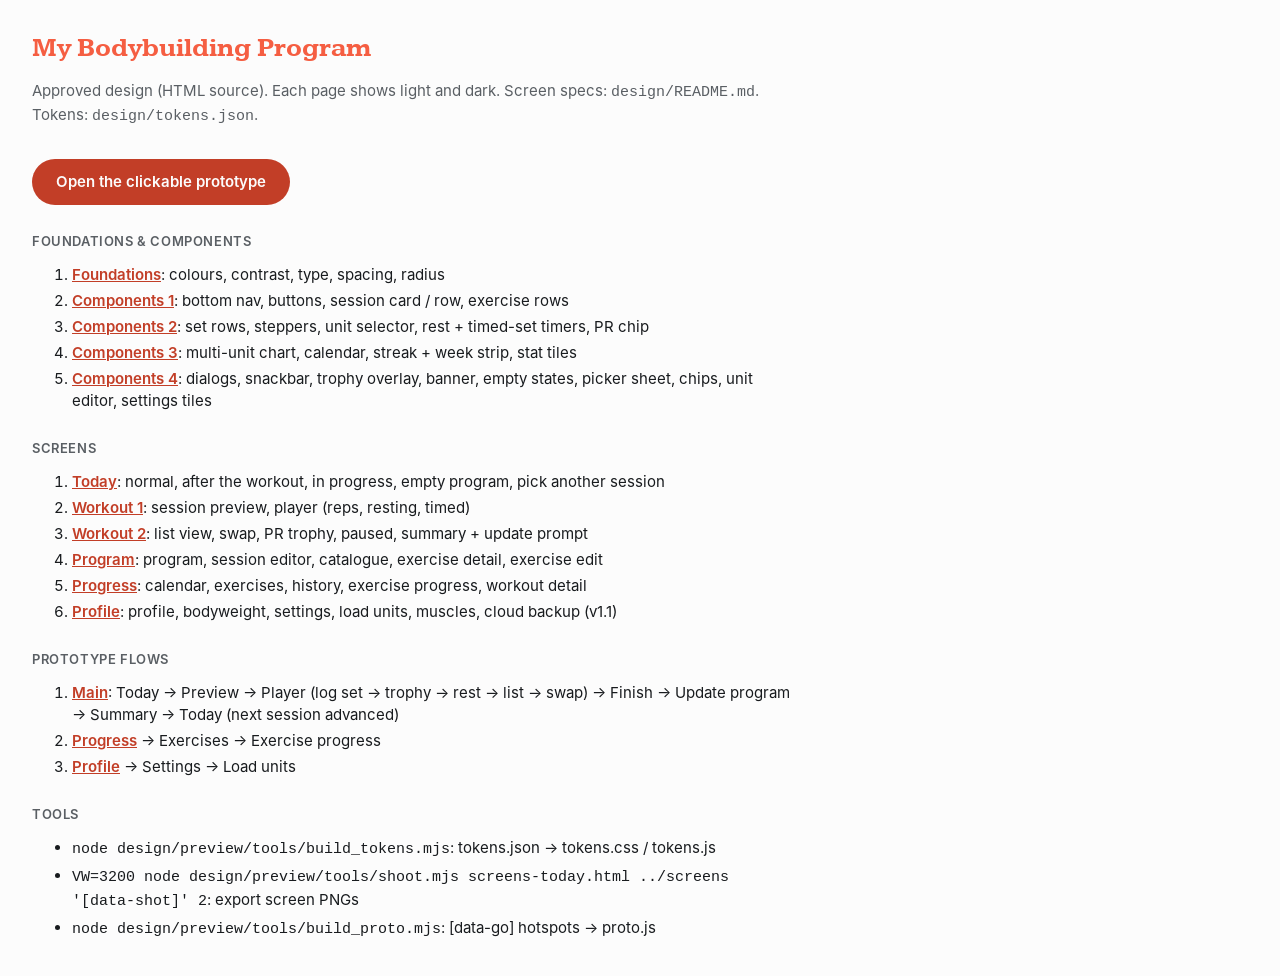
<file: design/preview/index.html>
<!DOCTYPE html>
<html lang="en">
<head>
<meta charset="utf-8">
<title>Design previews · My Bodybuilding Program</title>
<link rel="stylesheet" href="tokens.css">
<style>
  body { margin: 0; padding: 32px; font: 15px/22px Inter, sans-serif; background: var(--csurface); color: var(--con-surface); max-width: 760px; }
  h1 { font: 700 26px Kameron, serif; color: var(--cbrand); margin: 0 0 4px; }
  h2 { font: 600 13px Inter; letter-spacing: .6px; text-transform: uppercase; color: var(--con-surface-variant); margin: 28px 0 8px; }
  a { color: var(--cprimary); font-weight: 600; }
  li { margin: 4px 0; }
  .cta { display: inline-block; margin-top: 16px; padding: 12px 24px; border-radius: 999px; background: var(--cprimary); color: var(--con-primary); text-decoration: none; }
  p { color: var(--con-surface-variant); }
</style>
</head>
<body data-theme="light">
<h1>My Bodybuilding Program</h1>
<p>Approved design (HTML source). Each page shows light and dark. Screen specs: <code>design/README.md</code>. Tokens: <code>design/tokens.json</code>.</p>
<a class="cta" href="prototype.html">Open the clickable prototype</a>

<h2>Foundations & components</h2>
<ol>
  <li><a href="foundations.html">Foundations</a>: colours, contrast, type, spacing, radius</li>
  <li><a href="components-1.html">Components 1</a>: bottom nav, buttons, session card / row, exercise rows</li>
  <li><a href="components-2.html">Components 2</a>: set rows, steppers, unit selector, rest + timed-set timers, PR chip</li>
  <li><a href="components-3.html">Components 3</a>: multi-unit chart, calendar, streak + week strip, stat tiles</li>
  <li><a href="components-4.html">Components 4</a>: dialogs, snackbar, trophy overlay, banner, empty states, picker sheet, chips, unit editor, settings tiles</li>
</ol>

<h2>Screens</h2>
<ol>
  <li><a href="screens-today.html">Today</a>: normal, after the workout, in progress, empty program, pick another session</li>
  <li><a href="screens-workout.html">Workout 1</a>: session preview, player (reps, resting, timed)</li>
  <li><a href="screens-workout-2.html">Workout 2</a>: list view, swap, PR trophy, paused, summary + update prompt</li>
  <li><a href="screens-program.html">Program</a>: program, session editor, catalogue, exercise detail, exercise edit</li>
  <li><a href="screens-progress.html">Progress</a>: calendar, exercises, history, exercise progress, workout detail</li>
  <li><a href="screens-profile.html">Profile</a>: profile, bodyweight, settings, load units, muscles, cloud backup (v1.1)</li>
</ol>

<h2>Prototype flows</h2>
<ol>
  <li><a href="prototype.html#today_normal">Main</a>: Today → Preview → Player (log set → trophy → rest → list → swap) → Finish → Update program → Summary → Today (next session advanced)</li>
  <li><a href="prototype.html#progress_calendar">Progress</a> → Exercises → Exercise progress</li>
  <li><a href="prototype.html#profile_default">Profile</a> → Settings → Load units</li>
</ol>

<h2>Tools</h2>
<ul>
  <li><code>node design/preview/tools/build_tokens.mjs</code>: tokens.json → tokens.css / tokens.js</li>
  <li><code>VW=3200 node design/preview/tools/shoot.mjs screens-today.html ../screens '[data-shot]' 2</code>: export screen PNGs</li>
  <li><code>node design/preview/tools/build_proto.mjs</code>: [data-go] hotspots → proto.js</li>
</ul>
</body>
</html>
</file>
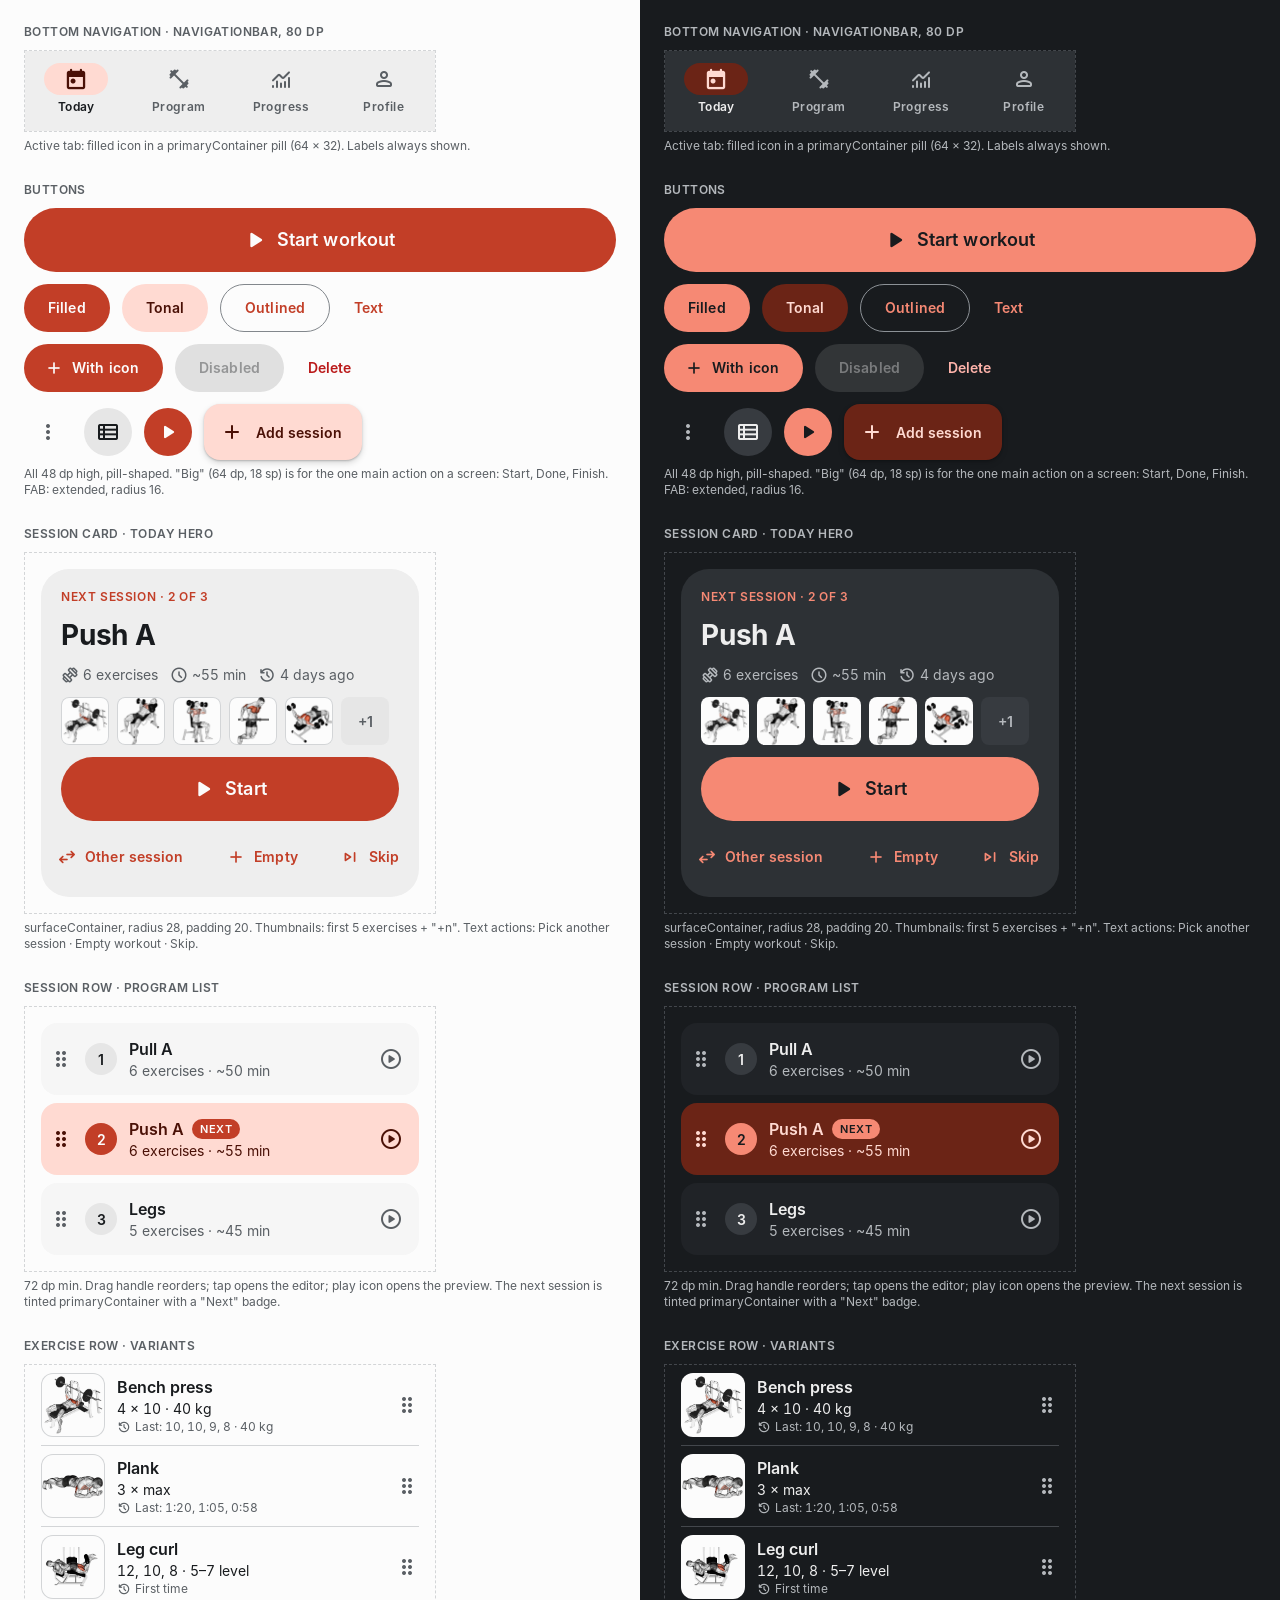
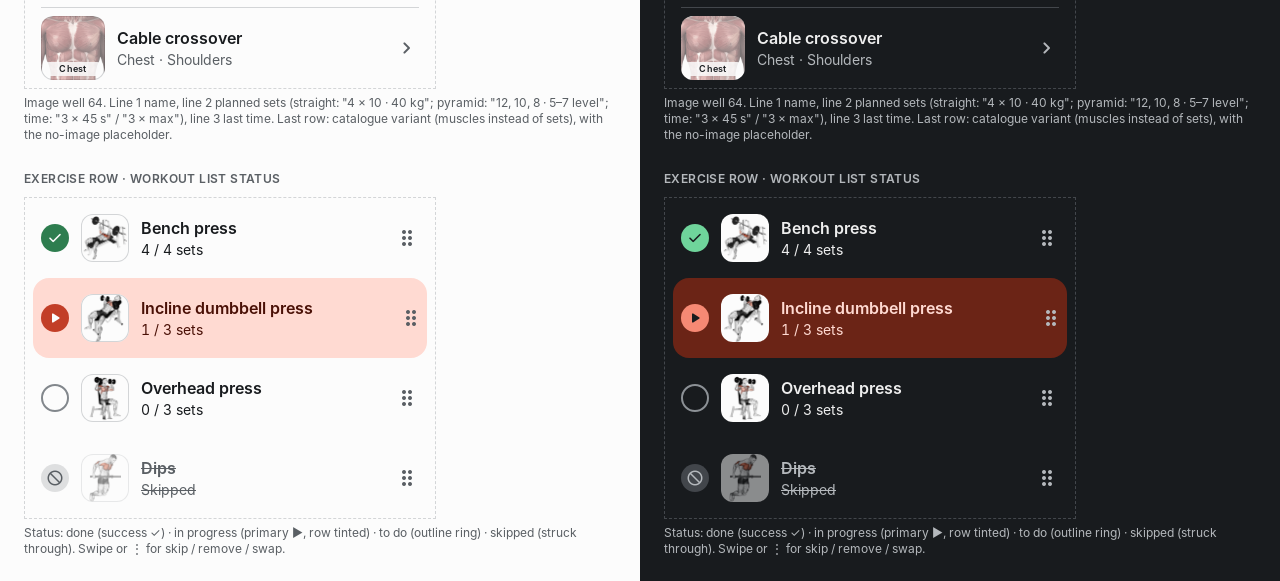
<file: design/preview/components-1.html>
<!DOCTYPE html>
<html lang="en">
<head>
<meta charset="utf-8">
<title>Components 1 · Navigation, buttons, cards, rows</title>
<link rel="stylesheet" href="tokens.css">
<link rel="stylesheet" href="app.css">
</head>
<body>
<div class="review">
<template id="tpl">
  <div class="spec-h">Bottom navigation · NavigationBar, 80 dp</div>
  <div class="frame">
    <nav class="navbar">
      <a class="on"><span class="ind"><span class="i">today</span></span>Today</a>
      <a><span class="ind"><span class="i">fitness_center</span></span>Program</a>
      <a><span class="ind"><span class="i">monitoring</span></span>Progress</a>
      <a><span class="ind"><span class="i">person</span></span>Profile</a>
    </nav>
  </div>
  <p class="spec-n">Active tab: filled icon in a primaryContainer pill (64 × 32). Labels always shown.</p>

  <div class="spec-h">Buttons</div>
  <div class="stack">
    <button class="btn big filled block"><span class="i fill">play_arrow</span>Start workout</button>
    <div class="hrow">
      <button class="btn filled">Filled</button>
      <button class="btn tonal">Tonal</button>
      <button class="btn outlined">Outlined</button>
      <button class="btn text">Text</button>
    </div>
    <div class="hrow">
      <button class="btn filled"><span class="i">add</span>With icon</button>
      <button class="btn filled" disabled>Disabled</button>
      <button class="btn text danger">Delete</button>
    </div>
    <div class="hrow">
      <button class="iconbtn"><span class="i">more_vert</span></button>
      <button class="iconbtn tonal"><span class="i">view_list</span></button>
      <button class="iconbtn filled"><span class="i fill">play_arrow</span></button>
      <button class="fab"><span class="i">add</span>Add session</button>
    </div>
  </div>
  <p class="spec-n">All 48 dp high, pill-shaped. "Big" (64 dp, 18 sp) is for the one main action on a screen: Start, Done, Finish. FAB: extended, radius 16.</p>

  <div class="spec-h">Session card · Today hero</div>
  <div class="frame" style="padding:16px">
    <div class="session-card">
      <div class="overline primary">Next session · 2 of 3</div>
      <h2 class="name">Push A</h2>
      <div class="meta">
        <span><span class="i">exercise</span>6 exercises</span>
        <span><span class="i">schedule</span>~55 min</span>
        <span><span class="i">history</span>4 days ago</span>
      </div>
      <div class="thumbs">
        <div class="well"><img src="assets/img/bench_press.png" alt=""></div>
        <div class="well"><img src="assets/img/incline_dumbbell_press.png" alt=""></div>
        <div class="well"><img src="assets/img/overhead_press.png" alt=""></div>
        <div class="well"><img src="assets/img/dips.png" alt=""></div>
        <div class="well"><img src="assets/img/dumbbell_fly.png" alt=""></div>
        <div class="more">+1</div>
      </div>
      <button class="btn big filled block"><span class="i fill">play_arrow</span>Start</button>
      <div class="actions">
        <button class="btn text"><span class="i">swap_horiz</span>Other session</button>
        <button class="btn text"><span class="i">add</span>Empty</button>
        <button class="btn text"><span class="i">skip_next</span>Skip</button>
      </div>
    </div>
  </div>
  <p class="spec-n">surfaceContainer, radius 28, padding 20. Thumbnails: first 5 exercises + "+n". Text actions: Pick another session · Empty workout · Skip.</p>

  <div class="spec-h">Session row · Program list</div>
  <div class="frame stack" style="padding:16px; gap:8px">
    <div class="session-row">
      <div class="handle"><span class="i">drag_indicator</span></div>
      <div class="num">1</div>
      <div class="body"><div class="title">Pull A</div><div class="meta">6 exercises · ~50 min</div></div>
      <button class="iconbtn"><span class="i">play_circle</span></button>
    </div>
    <div class="session-row next">
      <div class="handle"><span class="i">drag_indicator</span></div>
      <div class="num">2</div>
      <div class="body"><div class="title">Push A <span class="badge">Next</span></div><div class="meta">6 exercises · ~55 min</div></div>
      <button class="iconbtn"><span class="i">play_circle</span></button>
    </div>
    <div class="session-row">
      <div class="handle"><span class="i">drag_indicator</span></div>
      <div class="num">3</div>
      <div class="body"><div class="title">Legs</div><div class="meta">5 exercises · ~45 min</div></div>
      <button class="iconbtn"><span class="i">play_circle</span></button>
    </div>
  </div>
  <p class="spec-n">72 dp min. Drag handle reorders; tap opens the editor; play icon opens the preview. The next session is tinted primaryContainer with a "Next" badge.</p>

  <div class="spec-h">Exercise row · variants</div>
  <div class="frame" style="padding:0 16px">
    <div class="ex-row">
      <div class="well"><img src="assets/img/bench_press.png" alt=""></div>
      <div class="body">
        <div class="name">Bench press</div>
        <div class="plan">4 × 10 · 40 kg</div>
        <div class="last"><span class="i">history</span>Last: 10, 10, 9, 8 · 40 kg</div>
      </div>
      <span class="i handle">drag_indicator</span>
    </div>
    <div class="divider"></div>
    <div class="ex-row">
      <div class="well"><img src="assets/img/plank.png" alt=""></div>
      <div class="body">
        <div class="name">Plank</div>
        <div class="plan">3 × max</div>
        <div class="last"><span class="i">history</span>Last: 1:20, 1:05, 0:58</div>
      </div>
      <span class="i handle">drag_indicator</span>
    </div>
    <div class="divider"></div>
    <div class="ex-row">
      <div class="well"><img src="assets/img/leg_curl.png" alt=""></div>
      <div class="body">
        <div class="name">Leg curl</div>
        <div class="plan">12, 10, 8 · 5–7 level</div>
        <div class="last"><span class="i">history</span>First time</div>
      </div>
      <span class="i handle">drag_indicator</span>
    </div>
    <div class="divider"></div>
    <div class="ex-row">
      <div class="well ph" data-muscle="Chest"><img src="assets/img/placeholder_chest.png" alt=""></div>
      <div class="body">
        <div class="name">Cable crossover</div>
        <div class="last" style="font-size:14px;line-height:20px">Chest · Shoulders</div>
      </div>
      <span class="i" style="color:var(--con-surface-variant)">chevron_right</span>
    </div>
  </div>
  <p class="spec-n">Image well 64. Line 1 name, line 2 planned sets (straight: "4 × 10 · 40 kg"; pyramid: "12, 10, 8 · 5–7 level"; time: "3 × 45 s" / "3 × max"), line 3 last time. Last row: catalogue variant (muscles instead of sets), with the no-image placeholder.</p>

  <div class="spec-h">Exercise row · workout list status</div>
  <div class="frame" style="padding:0 16px">
    <div class="ex-row">
      <div class="status done"><span class="i s18">check</span></div>
      <div class="well" style="width:48px;height:48px"><img src="assets/img/bench_press.png" alt=""></div>
      <div class="body"><div class="name">Bench press</div><div class="plan">4 / 4 sets</div></div>
      <span class="i handle">drag_indicator</span>
    </div>
    <div class="ex-row current">
      <div class="status now"><span class="i s18 fill">play_arrow</span></div>
      <div class="well" style="width:48px;height:48px"><img src="assets/img/incline_dumbbell_press.png" alt=""></div>
      <div class="body"><div class="name">Incline dumbbell press</div><div class="plan">1 / 3 sets</div></div>
      <span class="i handle">drag_indicator</span>
    </div>
    <div class="ex-row">
      <div class="status todo"></div>
      <div class="well" style="width:48px;height:48px"><img src="assets/img/overhead_press.png" alt=""></div>
      <div class="body"><div class="name">Overhead press</div><div class="plan">0 / 3 sets</div></div>
      <span class="i handle">drag_indicator</span>
    </div>
    <div class="ex-row skipped">
      <div class="status skip"><span class="i s18">block</span></div>
      <div class="well" style="width:48px;height:48px"><img src="assets/img/dips.png" alt=""></div>
      <div class="body"><div class="name">Dips</div><div class="plan">Skipped</div></div>
      <span class="i handle">drag_indicator</span>
    </div>
  </div>
  <p class="spec-n">Status: done (success ✓) · in progress (primary ▶, row tinted) · to do (outline ring) · skipped (struck through). Swipe or ⋮ for skip / remove / swap.</p>
</template>
<section data-theme="light"></section>
<section data-theme="dark"></section>
</div>
<script src="review.js"></script>
</body>
</html>
</file>
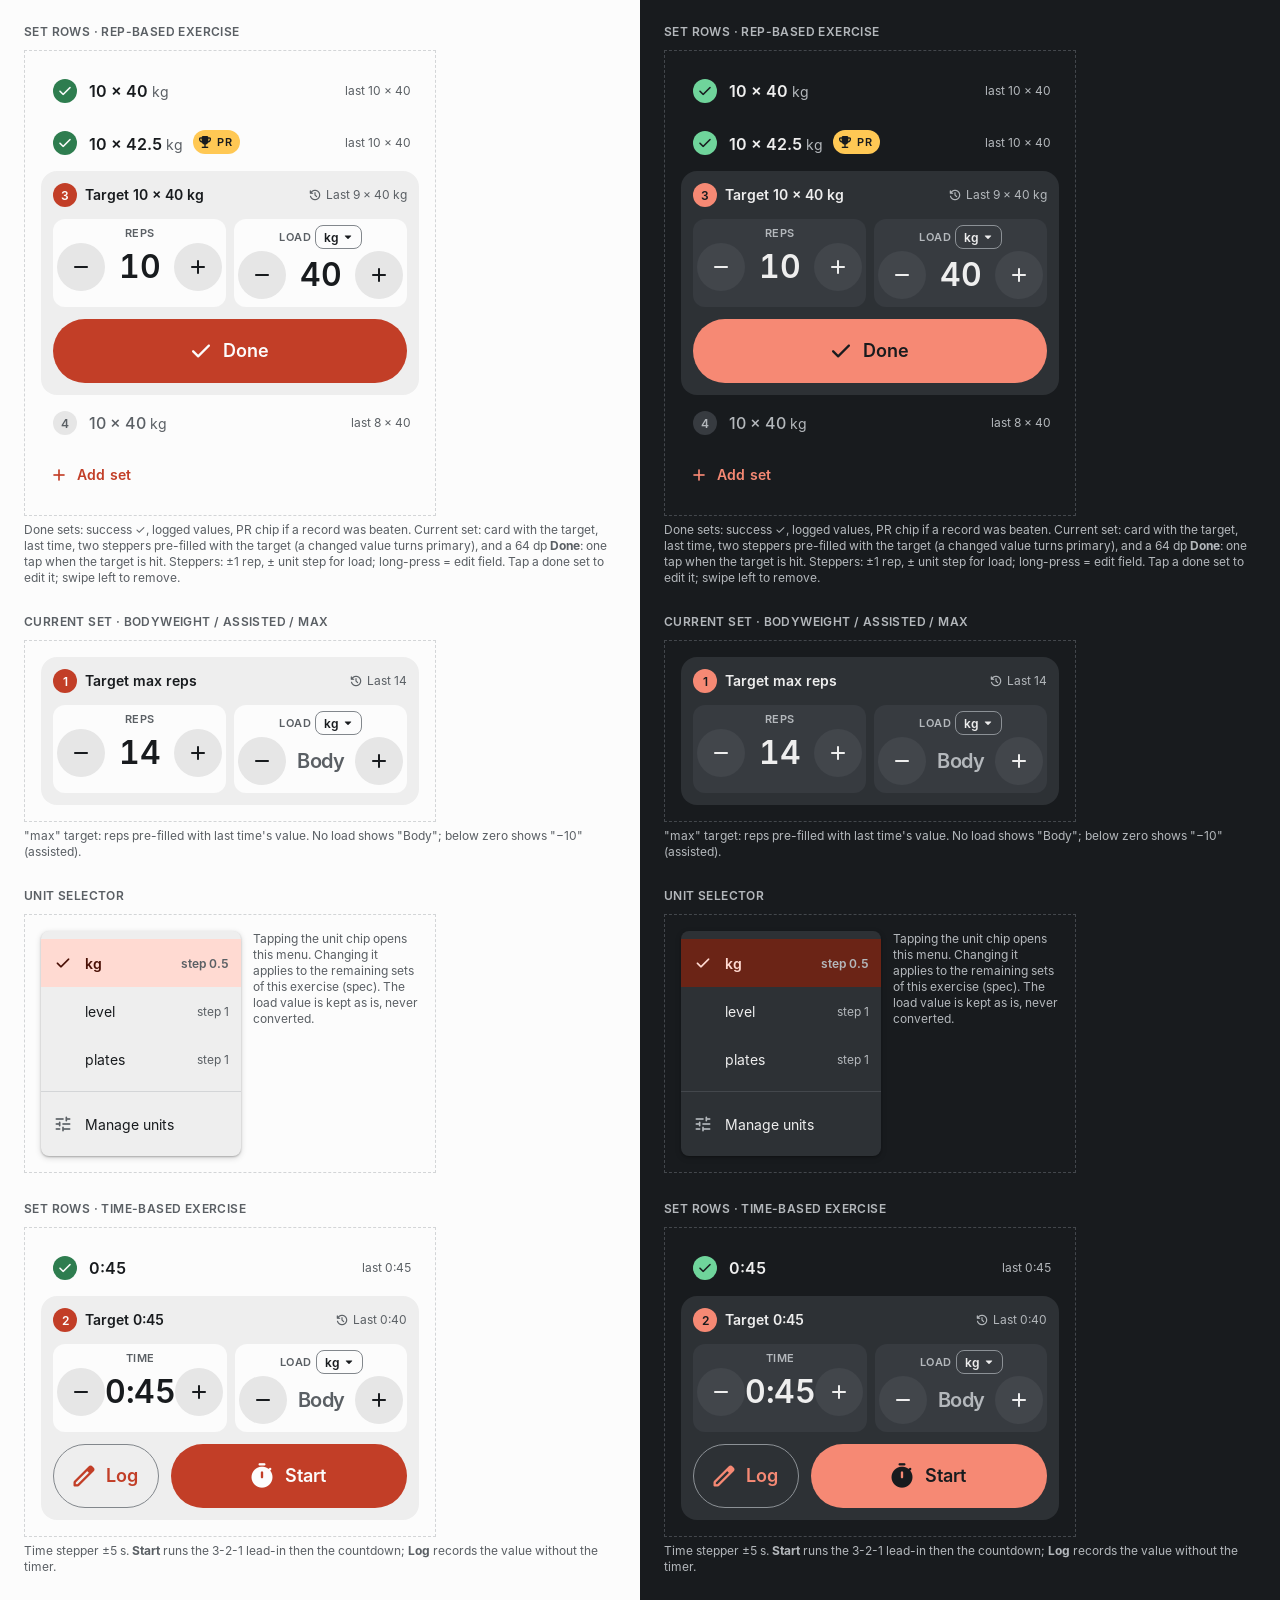
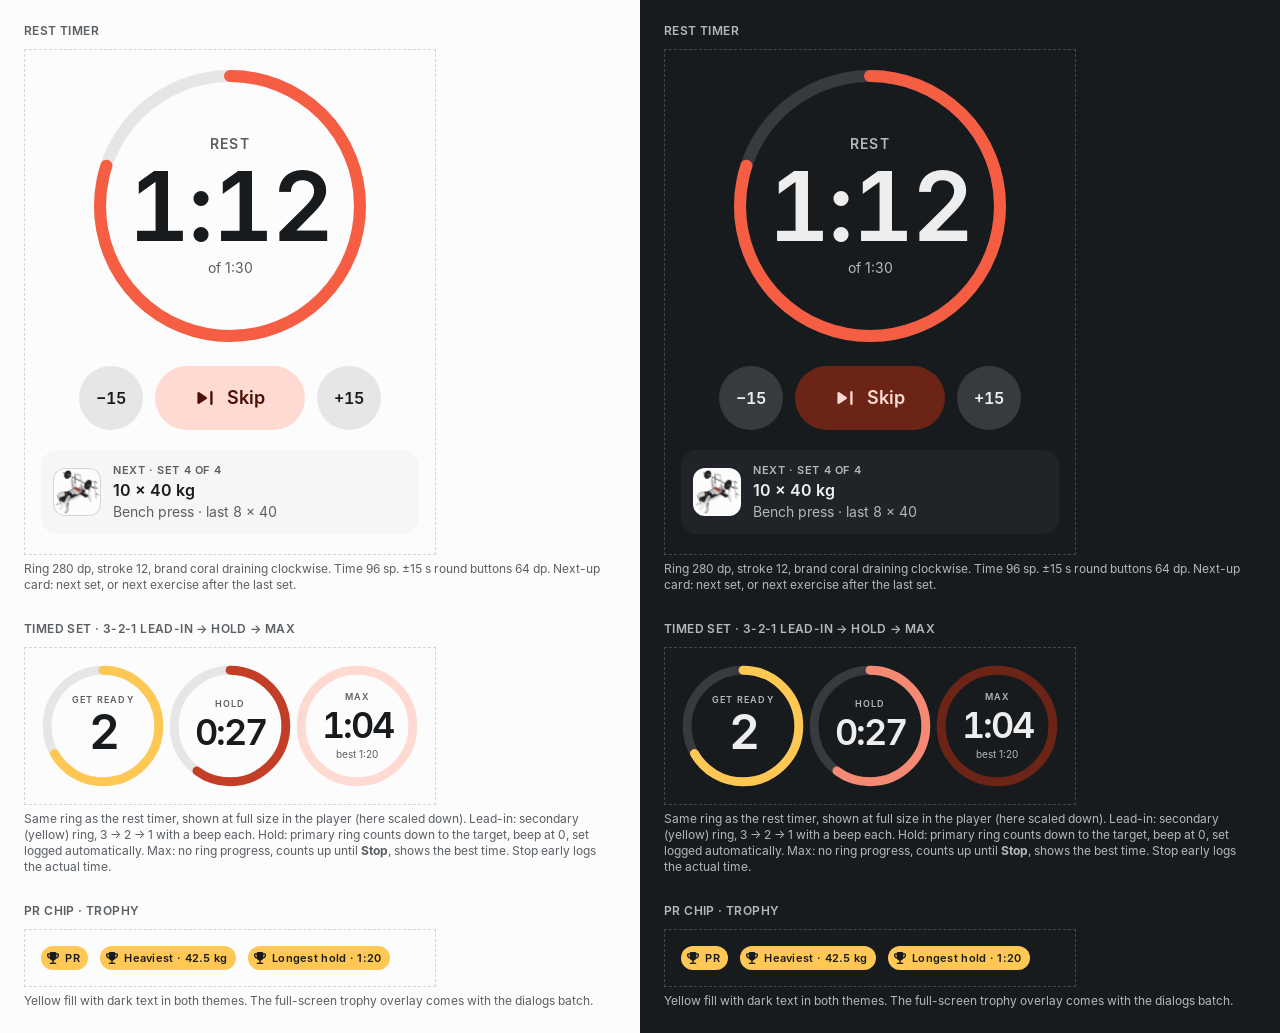
<file: design/preview/components-2.html>
<!DOCTYPE html>
<html lang="en">
<head>
<meta charset="utf-8">
<title>Components 2 · Workout: set rows, unit selector, timers</title>
<link rel="stylesheet" href="tokens.css">
<link rel="stylesheet" href="app.css">
</head>
<body>
<div class="review">
<template id="tpl">
  <div class="spec-h">Set rows · rep-based exercise</div>
  <div class="frame" style="padding:16px">
    <div class="sets">
      <div class="set done"><div class="n"><span class="i s18">check</span></div><div class="val">10 × 40<small>kg</small></div><div class="prev">last 10 × 40</div></div>
      <div class="set done"><div class="n"><span class="i s18">check</span></div><div class="val">10 × 42.5<small>kg</small> <span class="pr-chip" style="margin-left:6px"><span class="i fill">trophy</span>PR</span></div><div class="prev">last 10 × 40</div></div>
      <div class="set-current">
        <div class="head">
          <div class="n">3</div>
          <div class="t">Target 10 × 40 kg</div>
          <div class="prev"><span class="i">history</span>Last 9 × 40 kg</div>
        </div>
        <div class="steppers">
          <div class="stepper">
            <div class="lbl">Reps</div>
            <div class="ctl"><button><span class="i">remove</span></button><span class="v">10</span><button><span class="i">add</span></button></div>
          </div>
          <div class="stepper">
            <div class="lbl">Load <span class="unit-chip">kg<span class="i">arrow_drop_down</span></span></div>
            <div class="ctl"><button><span class="i">remove</span></button><span class="v">40</span><button><span class="i">add</span></button></div>
          </div>
        </div>
        <button class="btn big filled block"><span class="i">check</span>Done</button>
      </div>
      <div class="set upcoming"><div class="n">4</div><div class="val">10 × 40<small>kg</small></div><div class="prev">last 8 × 40</div></div>
      <button class="btn text" style="align-self:flex-start"><span class="i">add</span>Add set</button>
    </div>
  </div>
  <p class="spec-n">Done sets: success ✓, logged values, PR chip if a record was beaten. Current set: card with the target, last time, two steppers pre-filled with the target (a changed value turns primary), and a 64 dp <b>Done</b>: one tap when the target is hit. Steppers: ±1 rep, ± unit step for load; long-press = edit field. Tap a done set to edit it; swipe left to remove.</p>

  <div class="spec-h">Current set · bodyweight / assisted / max</div>
  <div class="frame stack" style="padding:16px">
    <div class="set-current">
      <div class="head"><div class="n">1</div><div class="t">Target max reps</div><div class="prev"><span class="i">history</span>Last 14</div></div>
      <div class="steppers">
        <div class="stepper">
          <div class="lbl">Reps</div>
          <div class="ctl"><button><span class="i">remove</span></button><span class="v">14</span><button><span class="i">add</span></button></div>
        </div>
        <div class="stepper">
          <div class="lbl">Load <span class="unit-chip">kg<span class="i">arrow_drop_down</span></span></div>
          <div class="ctl"><button><span class="i">remove</span></button><span class="v" style="font-size:20px;color:var(--con-surface-variant)">Body</span><button><span class="i">add</span></button></div>
        </div>
      </div>
    </div>
  </div>
  <p class="spec-n">"max" target: reps pre-filled with last time's value. No load shows "Body"; below zero shows "−10" (assisted).</p>

  <div class="spec-h">Unit selector</div>
  <div class="frame hrow" style="padding:16px;align-items:flex-start">
    <div class="menu">
      <div class="it sel"><span class="i">check</span>kg<small>step 0.5</small></div>
      <div class="it"><span class="i" style="visibility:hidden">check</span>level<small>step 1</small></div>
      <div class="it"><span class="i" style="visibility:hidden">check</span>plates<small>step 1</small></div>
      <div class="sep"></div>
      <div class="it"><span class="i">tune</span>Manage units</div>
    </div>
    <p class="spec-n" style="flex:1;margin:0">Tapping the unit chip opens this menu. Changing it applies to the remaining sets of this exercise (spec). The load value is kept as is, never converted.</p>
  </div>

  <div class="spec-h">Set rows · time-based exercise</div>
  <div class="frame" style="padding:16px">
    <div class="sets">
      <div class="set done"><div class="n"><span class="i s18">check</span></div><div class="val">0:45</div><div class="prev">last 0:45</div></div>
      <div class="set-current">
        <div class="head"><div class="n">2</div><div class="t">Target 0:45</div><div class="prev"><span class="i">history</span>Last 0:40</div></div>
        <div class="steppers">
          <div class="stepper">
            <div class="lbl">Time</div>
            <div class="ctl"><button><span class="i">remove</span></button><span class="v">0:45</span><button><span class="i">add</span></button></div>
          </div>
          <div class="stepper">
            <div class="lbl">Load <span class="unit-chip">kg<span class="i">arrow_drop_down</span></span></div>
            <div class="ctl"><button><span class="i">remove</span></button><span class="v" style="font-size:20px;color:var(--con-surface-variant)">Body</span><button><span class="i">add</span></button></div>
          </div>
        </div>
        <div class="hrow" style="flex-wrap:nowrap">
          <button class="btn big outlined" style="padding:0 20px"><span class="i">edit</span>Log</button>
          <button class="btn big filled" style="flex:1"><span class="i fill">timer</span>Start</button>
        </div>
      </div>
    </div>
  </div>
  <p class="spec-n">Time stepper ±5 s. <b>Start</b> runs the 3-2-1 lead-in then the countdown; <b>Log</b> records the value without the timer.</p>
</template>
<section data-theme="light"></section>
<section data-theme="dark"></section>
</div>

<div class="review">
<template id="tpl2">
  <div class="spec-h">Rest timer</div>
  <div class="frame stack" style="padding:16px 16px 20px;gap:20px">
    <div class="timer">
      <svg viewBox="0 0 280 280"><circle class="track" cx="140" cy="140" r="130" fill="none" stroke-width="12"/>
        <circle class="prog" cx="140" cy="140" r="130" fill="none" stroke-width="12" stroke-dasharray="816.8" stroke-dashoffset="163.4"/></svg>
      <div class="center"><div class="lbl">Rest</div><div class="big">1:12</div><div class="sub">of 1:30</div></div>
    </div>
    <div class="timer-ctl">
      <button class="round">−15</button>
      <button class="btn big tonal" style="min-width:150px"><span class="i fill">skip_next</span>Skip</button>
      <button class="round">+15</button>
    </div>
    <div class="next-up">
      <div class="well"><img src="assets/img/bench_press.png" alt=""></div>
      <div class="body"><div class="overline">Next · set 4 of 4</div><div class="t">10 × 40 kg</div><div class="s">Bench press · last 8 × 40</div></div>
    </div>
  </div>
  <p class="spec-n">Ring 280 dp, stroke 12, brand coral draining clockwise. Time 96 sp. ±15 s round buttons 64 dp. Next-up card: next set, or next exercise after the last set.</p>

  <div class="spec-h">Timed set · 3-2-1 lead-in → hold → max</div>
  <div class="frame hrow" style="padding:16px;flex-wrap:nowrap;gap:0;justify-content:space-between">
    <div class="timer lead" style="width:124px;height:124px;margin:0">
      <svg viewBox="0 0 280 280"><circle class="track" cx="140" cy="140" r="126" fill="none" stroke-width="20"/>
        <circle class="prog" cx="140" cy="140" r="126" fill="none" stroke-width="20" stroke-dasharray="791.7" stroke-dashoffset="263.9"/></svg>
      <div class="center"><div class="lbl" style="font-size:9px;line-height:12px">Get ready</div><div class="big" style="font-size:48px;line-height:52px">2</div></div>
    </div>
    <div class="timer hold" style="width:124px;height:124px;margin:0">
      <svg viewBox="0 0 280 280"><circle class="track" cx="140" cy="140" r="126" fill="none" stroke-width="20"/>
        <circle class="prog" cx="140" cy="140" r="126" fill="none" stroke-width="20" stroke-dasharray="791.7" stroke-dashoffset="316.7"/></svg>
      <div class="center"><div class="lbl" style="font-size:9px;line-height:12px">Hold</div><div class="big" style="font-size:36px;line-height:44px">0:27</div></div>
    </div>
    <div class="timer hold" style="width:124px;height:124px;margin:0">
      <svg viewBox="0 0 280 280"><circle class="track" cx="140" cy="140" r="126" fill="none" stroke-width="20" style="stroke:var(--cprimary-container)"/></svg>
      <div class="center"><div class="lbl" style="font-size:9px;line-height:12px">Max</div><div class="big" style="font-size:36px;line-height:44px">1:04</div><div class="sub" style="font-size:10px;line-height:14px">best 1:20</div></div>
    </div>
  </div>
  <p class="spec-n">Same ring as the rest timer, shown at full size in the player (here scaled down). Lead-in: secondary (yellow) ring, 3 → 2 → 1 with a beep each. Hold: primary ring counts down to the target, beep at 0, set logged automatically. Max: no ring progress, counts up until <b>Stop</b>, shows the best time. Stop early logs the actual time.</p>

  <div class="spec-h">PR chip · trophy</div>
  <div class="frame hrow" style="padding:16px">
    <span class="pr-chip"><span class="i fill">trophy</span>PR</span>
    <span class="pr-chip"><span class="i fill">trophy</span>Heaviest · 42.5 kg</span>
    <span class="pr-chip"><span class="i fill">trophy</span>Longest hold · 1:20</span>
  </div>
  <p class="spec-n">Yellow fill with dark text in both themes. The full-screen trophy overlay comes with the dialogs batch.</p>
</template>
<section data-theme="light"></section>
<section data-theme="dark"></section>
</div>
<script>
  // two templates on this page
  const t2 = document.getElementById('tpl2');
  document.querySelectorAll('.review')[1].querySelectorAll('section').forEach(s => s.append(t2.content.cloneNode(true)));
  document.querySelectorAll('.review')[0].querySelectorAll('section').forEach(s => s.append(document.getElementById('tpl').content.cloneNode(true)));
</script>
</body>
</html>
</file>
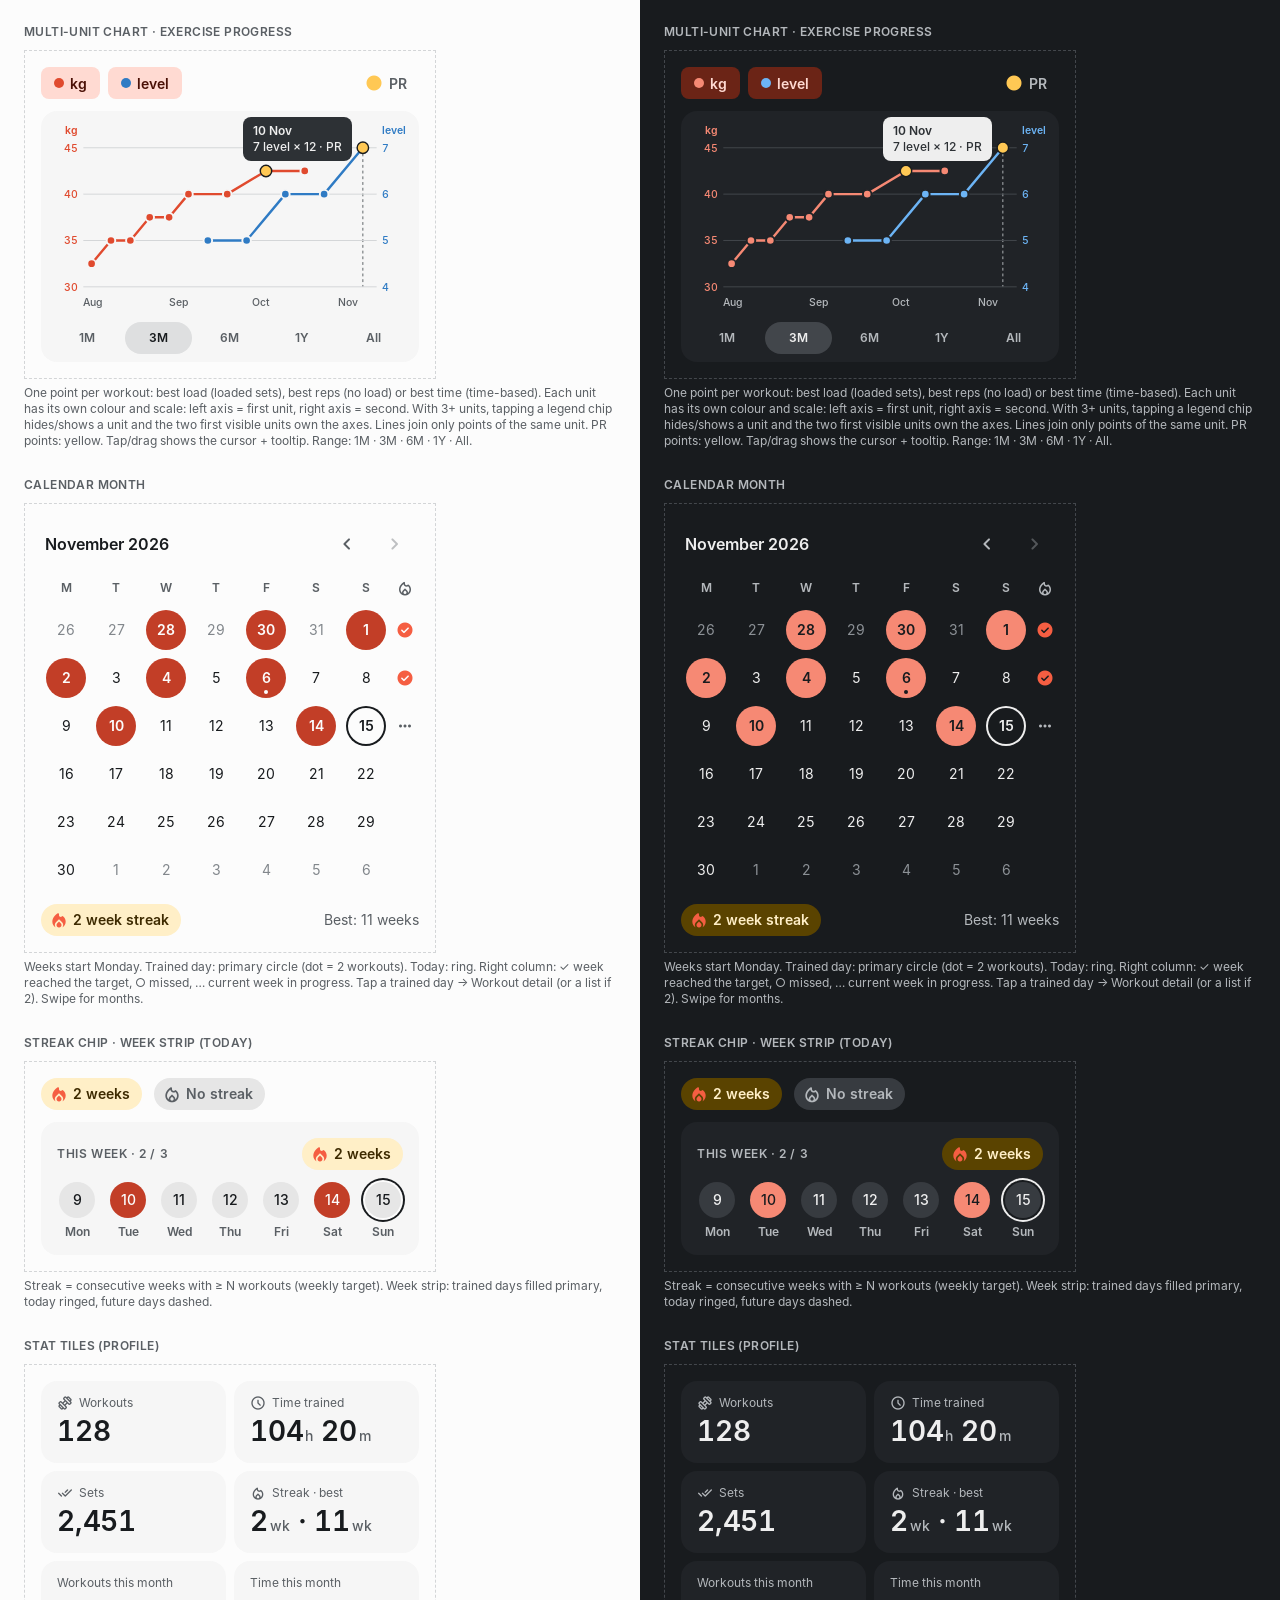
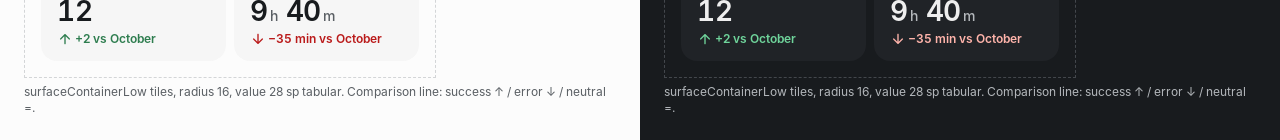
<file: design/preview/components-3.html>
<!DOCTYPE html>
<html lang="en">
<head>
<meta charset="utf-8">
<title>Components 3 · Progress: chart, calendar, streak, stat tiles</title>
<link rel="stylesheet" href="tokens.css">
<link rel="stylesheet" href="app.css">
</head>
<body>
<div class="review">
<template id="tpl">
  <div class="spec-h">Multi-unit chart · exercise progress</div>
  <div class="frame" style="padding:16px">
    <div class="chips" style="margin-bottom:12px">
      <span class="chip on"><span class="dot" style="background:var(--cchart1)"></span>kg</span>
      <span class="chip on"><span class="dot" style="background:var(--cchart2)"></span>level</span>
      <span class="chip" style="margin-left:auto;border:0;color:var(--con-surface-variant)"><span class="i fill" style="color:var(--ctrophy)">circle</span>PR</span>
    </div>
    <div class="chart-card" style="position:relative">
      <svg class="mu-chart" data-cursor="[1,4]"></svg>
      <div class="tip" style="left:202px;top:6px"><b>10 Nov</b><br>7 level × 12 · PR</div>
      <div class="range"><span>1M</span><span class="on">3M</span><span>6M</span><span>1Y</span><span>All</span></div>
    </div>
  </div>
  <p class="spec-n">One point per workout: best load (loaded sets), best reps (no load) or best time (time-based). Each unit has its own colour and scale: left axis = first unit, right axis = second. With 3+ units, tapping a legend chip hides/shows a unit and the two first visible units own the axes. Lines join only points of the same unit. PR points: yellow. Tap/drag shows the cursor + tooltip. Range: 1M · 3M · 6M · 1Y · All.</p>

  <div class="spec-h">Calendar month</div>
  <div class="frame" style="padding:16px">
    <div class="cal-head">
      <h3>November 2026</h3>
      <button class="iconbtn"><span class="i">chevron_left</span></button>
      <button class="iconbtn" disabled style="opacity:.38"><span class="i">chevron_right</span></button>
    </div>
    <div class="cal">
      <div class="wd">M</div><div class="wd">T</div><div class="wd">W</div><div class="wd">T</div><div class="wd">F</div><div class="wd">S</div><div class="wd">S</div><div class="wd"><span class="i s18" style="vertical-align:middle">local_fire_department</span></div>
      <div class="c out"><span>26</span></div><div class="c out"><span>27</span></div><div class="c out on"><span>28</span></div><div class="c out"><span>29</span></div><div class="c out on"><span>30</span></div><div class="c out"><span>31</span></div><div class="c on"><span>1</span></div><div class="wk"><span class="i fill">check_circle</span></div>
      <div class="c on"><span>2</span></div><div class="c "><span>3</span></div><div class="c on"><span>4</span></div><div class="c "><span>5</span></div><div class="c on two"><span>6</span></div><div class="c "><span>7</span></div><div class="c "><span>8</span></div><div class="wk"><span class="i fill">check_circle</span></div>
      <div class="c "><span>9</span></div><div class="c on"><span>10</span></div><div class="c "><span>11</span></div><div class="c "><span>12</span></div><div class="c "><span>13</span></div><div class="c on"><span>14</span></div><div class="c today"><span>15</span></div><div class="wk miss"><span class="i" style="color:var(--con-surface-variant)">more_horiz</span></div>
      <div class="c "><span>16</span></div><div class="c "><span>17</span></div><div class="c "><span>18</span></div><div class="c "><span>19</span></div><div class="c "><span>20</span></div><div class="c "><span>21</span></div><div class="c "><span>22</span></div><div class="wk"></div>
      <div class="c "><span>23</span></div><div class="c "><span>24</span></div><div class="c "><span>25</span></div><div class="c "><span>26</span></div><div class="c "><span>27</span></div><div class="c "><span>28</span></div><div class="c "><span>29</span></div><div class="wk"></div>
      <div class="c "><span>30</span></div><div class="c out"><span>1</span></div><div class="c out"><span>2</span></div><div class="c out"><span>3</span></div><div class="c out"><span>4</span></div><div class="c out"><span>5</span></div><div class="c out"><span>6</span></div><div class="wk"></div>
    </div>
    <div class="hrow" style="margin-top:12px;justify-content:space-between">
      <span class="streak"><span class="i fill">local_fire_department</span>2 week streak</span>
      <span class="meta">Best: 11 weeks</span>
    </div>
  </div>
  <p class="spec-n">Weeks start Monday. Trained day: primary circle (dot = 2 workouts). Today: ring. Right column: ✓ week reached the target, ○ missed, … current week in progress. Tap a trained day → Workout detail (or a list if 2). Swipe for months.</p>

  <div class="spec-h">Streak chip · week strip (Today)</div>
  <div class="frame stack" style="padding:16px">
    <div class="hrow"><span class="streak"><span class="i fill">local_fire_department</span>2 weeks</span><span class="streak zero"><span class="i">local_fire_department</span>No streak</span></div>
    <div class="card">
      <div class="hrow" style="justify-content:space-between;margin-bottom:12px">
        <div class="overline">This week · 2 / 3</div>
        <span class="streak"><span class="i fill">local_fire_department</span>2 weeks</span>
      </div>
      <div class="week">
        <div class="d"><b>9</b>Mon</div><div class="d on"><b>10</b>Tue</div><div class="d"><b>11</b>Wed</div><div class="d"><b>12</b>Thu</div><div class="d"><b>13</b>Fri</div><div class="d on"><b>14</b>Sat</div><div class="d today"><b>15</b>Sun</div>
      </div>
    </div>
  </div>
  <p class="spec-n">Streak = consecutive weeks with ≥ N workouts (weekly target). Week strip: trained days filled primary, today ringed, future days dashed.</p>

  <div class="spec-h">Stat tiles (Profile)</div>
  <div class="frame stack" style="padding:16px">
    <div class="tiles">
      <div class="tile"><div class="k"><span class="i">exercise</span>Workouts</div><div class="v">128</div></div>
      <div class="tile"><div class="k"><span class="i">schedule</span>Time trained</div><div class="v">104<small>h</small> 20<small>m</small></div></div>
      <div class="tile"><div class="k"><span class="i">done_all</span>Sets</div><div class="v">2,451</div></div>
      <div class="tile"><div class="k"><span class="i">local_fire_department</span>Streak · best</div><div class="v">2<small>wk</small> · 11<small>wk</small></div></div>
      <div class="tile"><div class="k">Workouts this month</div><div class="v">12</div><div class="d up"><span class="i">arrow_upward</span>+2 vs October</div></div>
      <div class="tile"><div class="k">Time this month</div><div class="v">9<small>h</small> 40<small>m</small></div><div class="d down"><span class="i">arrow_downward</span>−35 min vs October</div></div>
    </div>
  </div>
  <p class="spec-n">surfaceContainerLow tiles, radius 16, value 28 sp tabular. Comparison line: success ↑ / error ↓ / neutral =.</p>
</template>
<section data-theme="light"></section>
<section data-theme="dark"></section>
</div>
<script src="review.js"></script>
<script src="chart.js"></script>
</body>
</html>
</file>
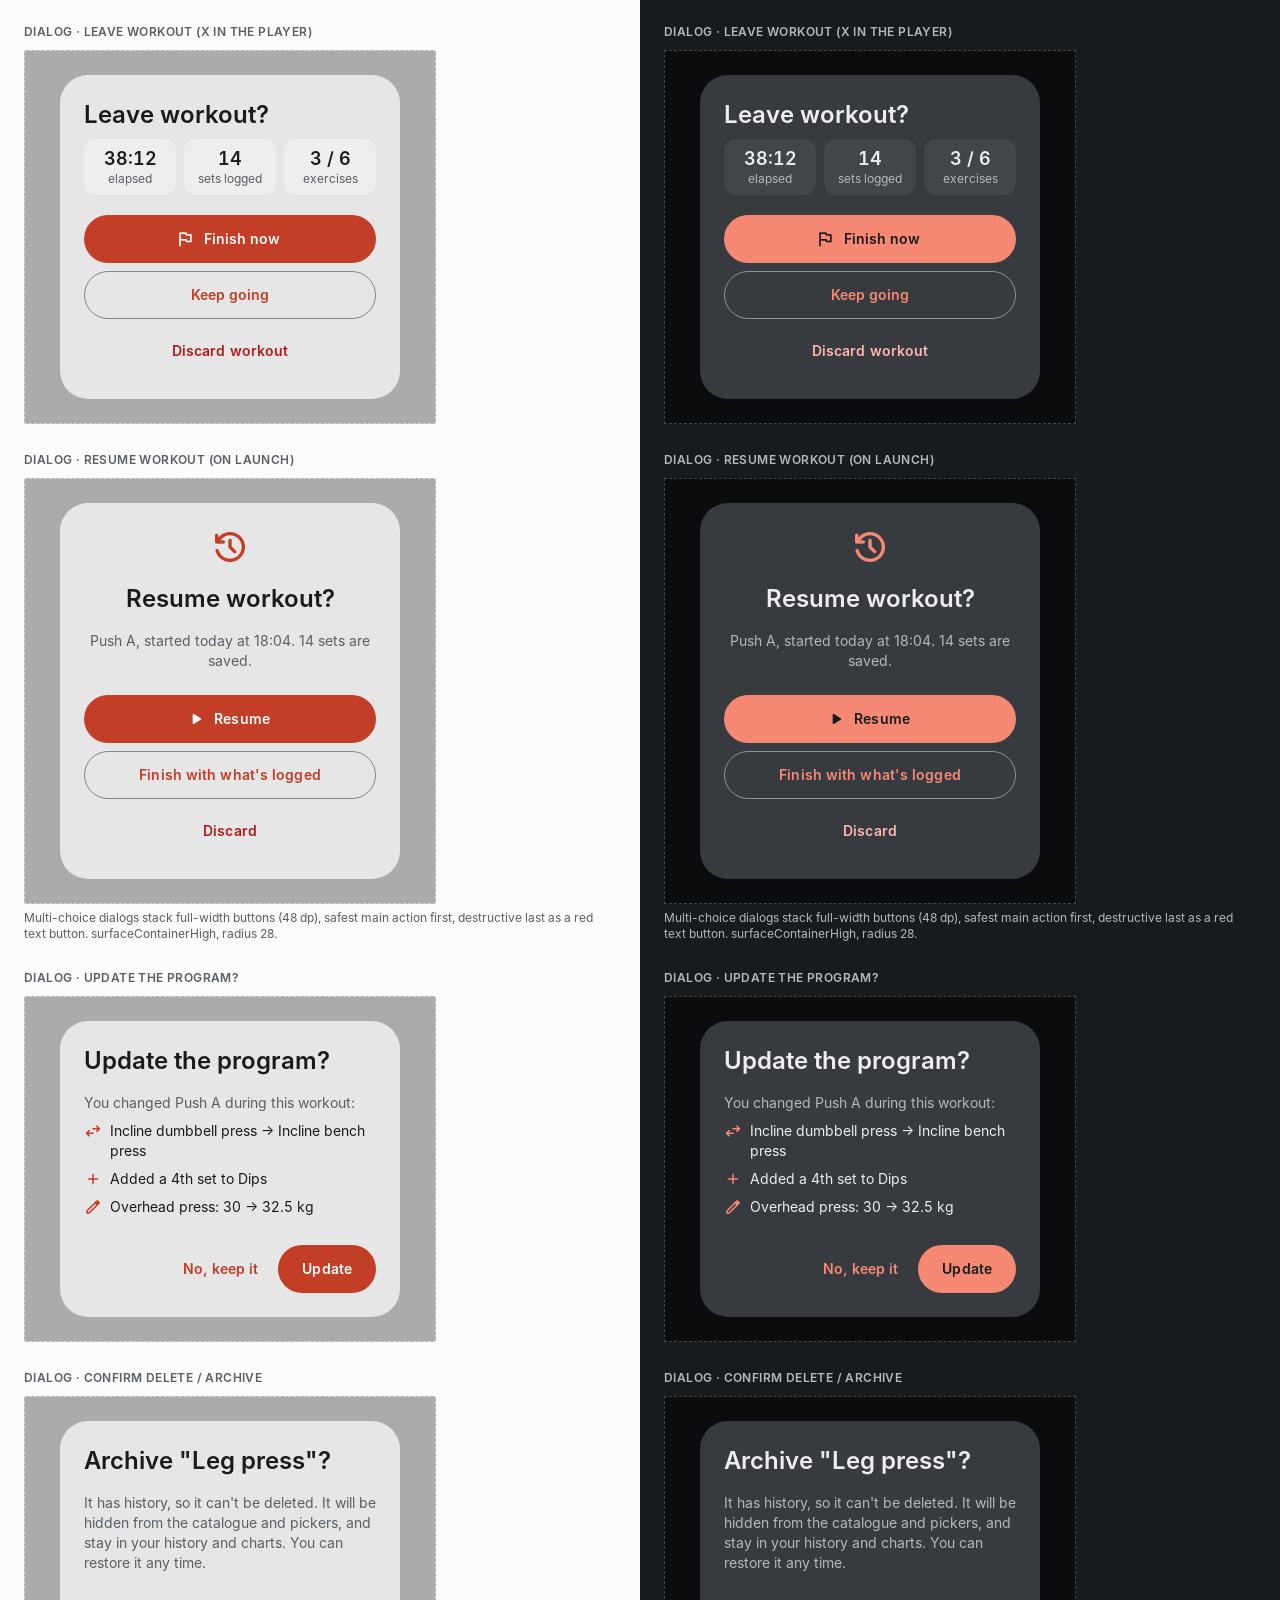
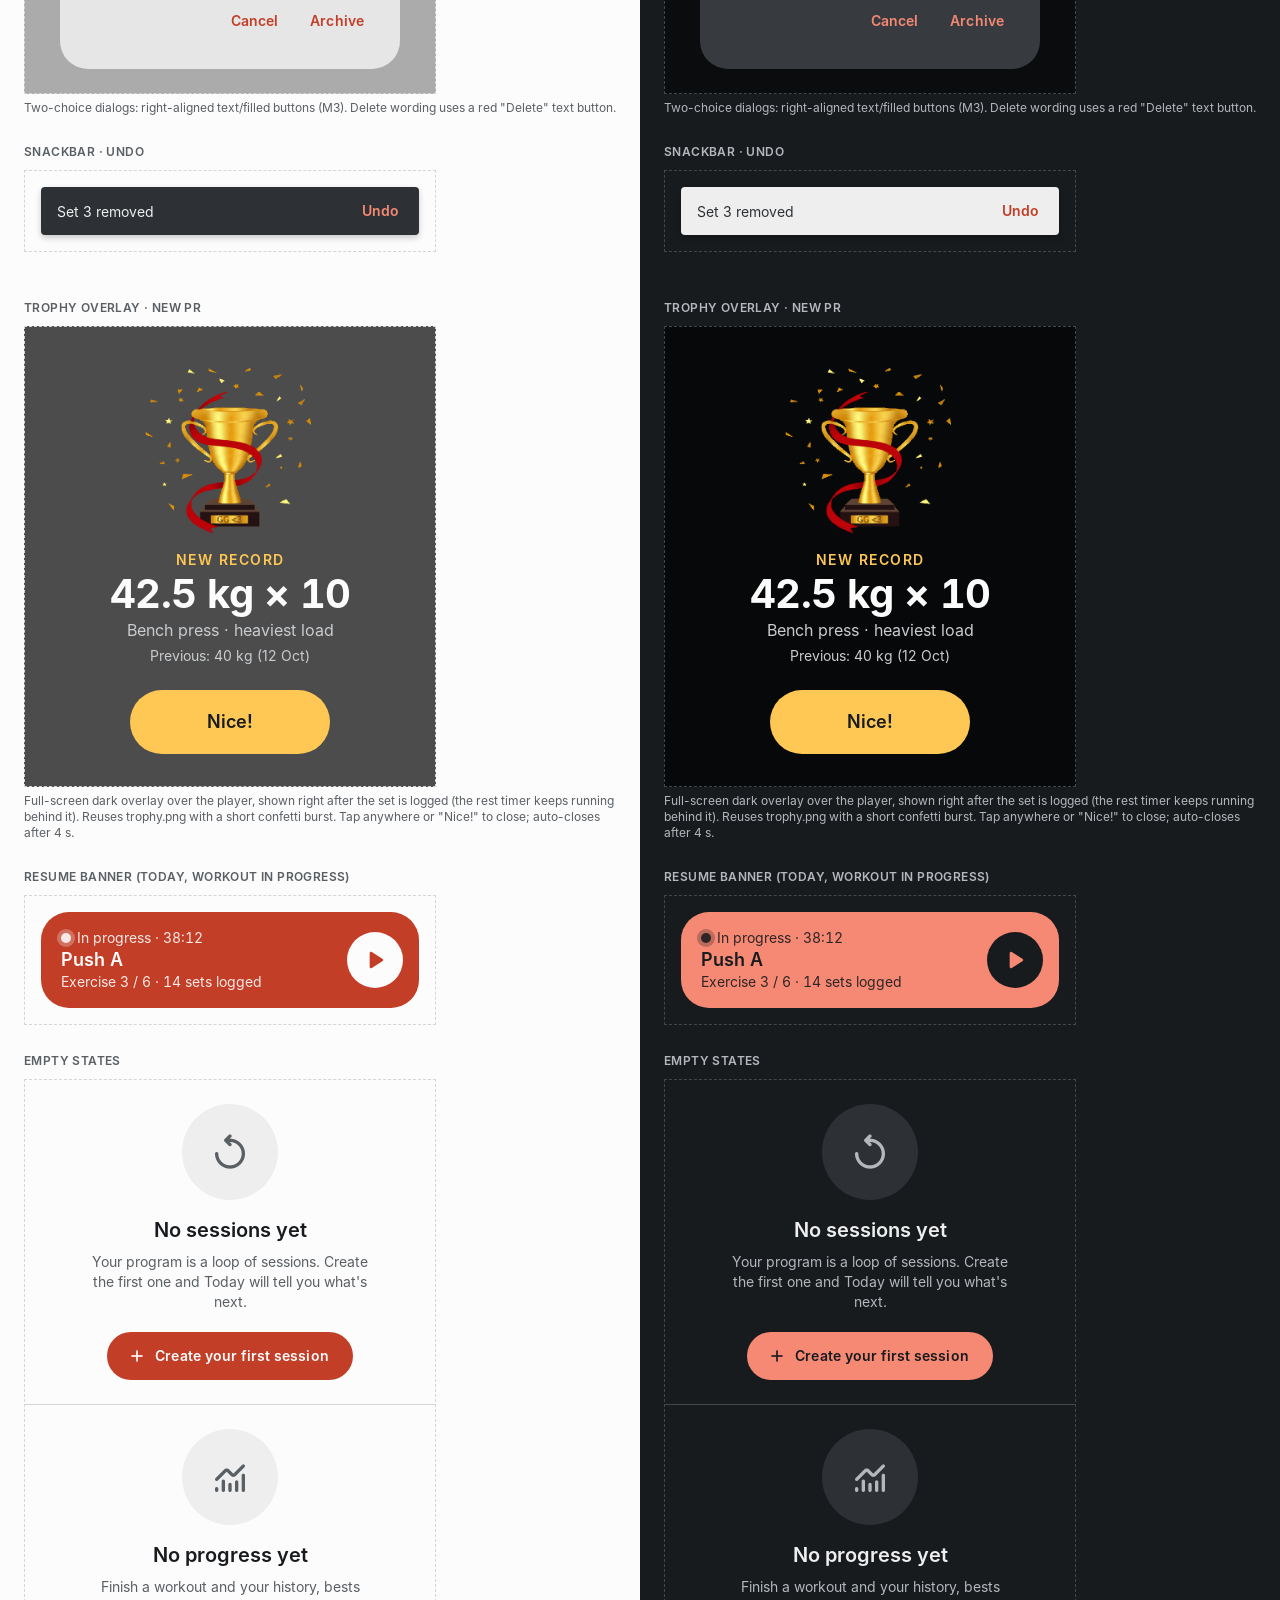
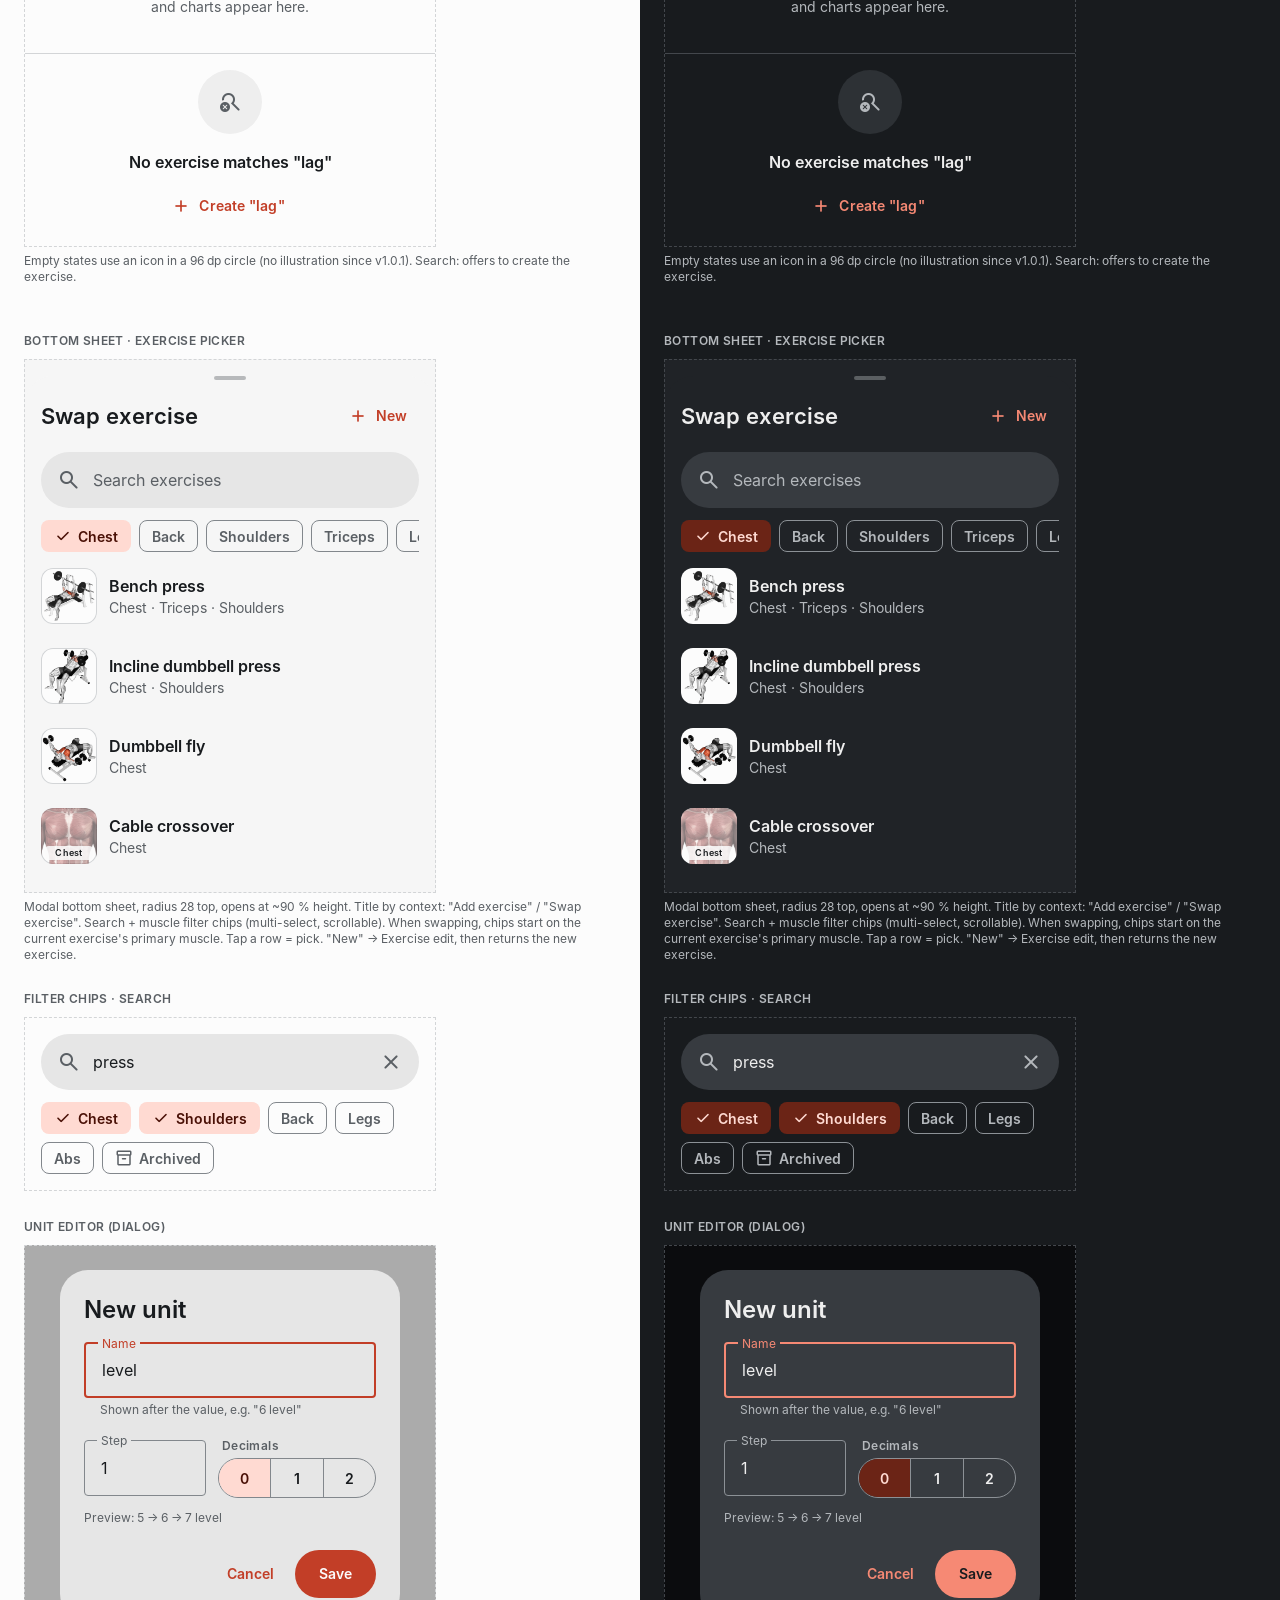
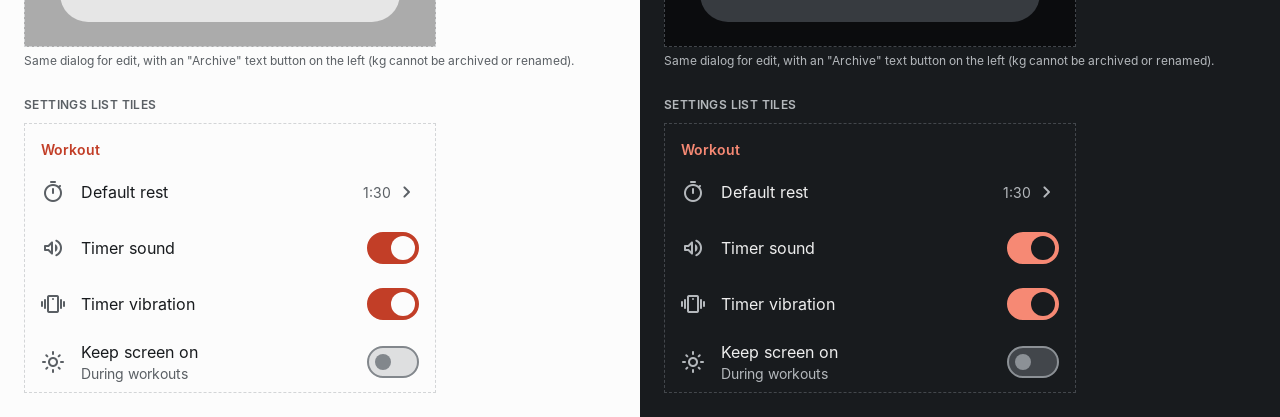
<file: design/preview/components-4.html>
<!DOCTYPE html>
<html lang="en">
<head>
<meta charset="utf-8">
<title>Components 4 · Dialogs, sheets, empty states, trophy, forms</title>
<link rel="stylesheet" href="tokens.css">
<link rel="stylesheet" href="app.css">
</head>
<body>
<div class="review">
<template>
  <div class="spec-h">Dialog · Leave workout (X in the player)</div>
  <div class="frame scrim">
    <div class="dialog">
      <h2>Leave workout?</h2>
      <div class="summary"><div><b>38:12</b>elapsed</div><div><b>14</b>sets logged</div><div><b>3 / 6</b>exercises</div></div>
      <div class="vacts">
        <button class="btn filled block"><span class="i">flag</span>Finish now</button>
        <button class="btn outlined block">Keep going</button>
        <button class="btn text danger block">Discard workout</button>
      </div>
    </div>
  </div>

  <div class="spec-h">Dialog · Resume workout (on launch)</div>
  <div class="frame scrim">
    <div class="dialog">
      <div class="di"><span class="i s40">restore</span></div>
      <h2 style="text-align:center">Resume workout?</h2>
      <p style="text-align:center">Push A, started today at 18:04. 14 sets are saved.</p>
      <div class="vacts">
        <button class="btn filled block"><span class="i fill">play_arrow</span>Resume</button>
        <button class="btn outlined block">Finish with what's logged</button>
        <button class="btn text danger block">Discard</button>
      </div>
    </div>
  </div>
  <p class="spec-n">Multi-choice dialogs stack full-width buttons (48 dp), safest main action first, destructive last as a red text button. surfaceContainerHigh, radius 28.</p>

  <div class="spec-h">Dialog · Update the program?</div>
  <div class="frame scrim">
    <div class="dialog">
      <h2>Update the program?</h2>
      <p style="margin-bottom:12px">You changed Push A during this workout:</p>
      <ul class="changes">
        <li><span class="i">swap_horiz</span>Incline dumbbell press → Incline bench press</li>
        <li><span class="i">add</span>Added a 4th set to Dips</li>
        <li><span class="i">edit</span>Overhead press: 30 → 32.5 kg</li>
      </ul>
      <div class="acts"><button class="btn text">No, keep it</button><button class="btn filled">Update</button></div>
    </div>
  </div>

  <div class="spec-h">Dialog · Confirm delete / archive</div>
  <div class="frame scrim">
    <div class="dialog">
      <h2>Archive "Leg press"?</h2>
      <p>It has history, so it can't be deleted. It will be hidden from the catalogue and pickers, and stay in your history and charts. You can restore it any time.</p>
      <div class="acts"><button class="btn text">Cancel</button><button class="btn text">Archive</button></div>
    </div>
  </div>
  <p class="spec-n">Two-choice dialogs: right-aligned text/filled buttons (M3). Delete wording uses a red "Delete" text button.</p>

  <div class="spec-h">Snackbar · undo</div>
  <div class="frame" style="padding:16px">
    <div class="snackbar"><span class="grow">Set 3 removed</span><button class="btn text">Undo</button></div>
  </div>
</template>
<section data-theme="light"></section>
<section data-theme="dark"></section>
</div>

<div class="review">
<template>
  <div class="spec-h">Trophy overlay · new PR</div>
  <div class="frame trophy">
    <img src="assets/img/trophy.png" alt="">
    <div class="k">New record</div>
    <div class="v">42.5 kg × 10</div>
    <div class="s">Bench press · heaviest load</div>
    <div class="was">Previous: 40 kg (12 Oct)</div>
    <button class="btn big filled" style="background:var(--ctrophy);color:#181B1E;min-width:200px">Nice!</button>
  </div>
  <p class="spec-n">Full-screen dark overlay over the player, shown right after the set is logged (the rest timer keeps running behind it). Reuses trophy.png with a short confetti burst. Tap anywhere or "Nice!" to close; auto-closes after 4 s.</p>

  <div class="spec-h">Resume banner (Today, workout in progress)</div>
  <div class="frame" style="padding:16px">
    <div class="banner">
      <div class="body"><div class="s"><span class="pulse"></span>In progress · 38:12</div><div class="t">Push A</div><div class="s">Exercise 3 / 6 · 14 sets logged</div></div>
      <div class="go"><span class="i fill s32">play_arrow</span></div>
    </div>
  </div>

  <div class="spec-h">Empty states</div>
  <div class="frame">
    <div class="empty">
      <div class="ei"><span class="i s40">replay</span></div>
      <h3>No sessions yet</h3>
      <p>Your program is a loop of sessions. Create the first one and Today will tell you what's next.</p>
      <button class="btn filled"><span class="i">add</span>Create your first session</button>
    </div>
    <div class="divider"></div>
    <div class="empty">
      <div class="ei"><span class="i s40">monitoring</span></div>
      <h3>No progress yet</h3>
      <p>Finish a workout and your history, bests and charts appear here.</p>
    </div>
    <div class="divider"></div>
    <div class="empty" style="padding:16px">
      <div class="ei" style="width:64px;height:64px"><span class="i">search_off</span></div>
      <h3 style="font-size:16px;line-height:24px">No exercise matches "lag"</h3>
      <button class="btn text"><span class="i">add</span>Create "lag"</button>
    </div>
  </div>
  <p class="spec-n">Empty states use an icon in a 96 dp circle (no illustration since v1.0.1). Search: offers to create the exercise.</p>
</template>
<section data-theme="light"></section>
<section data-theme="dark"></section>
</div>

<div class="review">
<template>
  <div class="spec-h">Bottom sheet · exercise picker</div>
  <div class="frame" style="background:var(--csurface-container-low)">
    <div class="sheet">
      <div class="grab"></div>
      <div class="hrow" style="justify-content:space-between;margin-bottom:12px"><h2 style="margin:0">Swap exercise</h2><button class="btn text"><span class="i">add</span>New</button></div>
      <div class="search"><span class="i">search</span><span class="grow">Search exercises</span></div>
      <div class="chips" style="margin:12px 0 4px;flex-wrap:nowrap;overflow:hidden">
        <span class="chip on"><span class="i">check</span>Chest</span><span class="chip">Back</span><span class="chip">Shoulders</span><span class="chip">Triceps</span><span class="chip">Legs</span>
      </div>
      <div class="ex-row"><div class="well" style="width:56px;height:56px"><img src="assets/img/bench_press.png" alt=""></div><div class="body"><div class="name">Bench press</div><div class="last" style="font-size:14px;line-height:20px">Chest · Triceps · Shoulders</div></div></div>
      <div class="ex-row"><div class="well" style="width:56px;height:56px"><img src="assets/img/incline_dumbbell_press.png" alt=""></div><div class="body"><div class="name">Incline dumbbell press</div><div class="last" style="font-size:14px;line-height:20px">Chest · Shoulders</div></div></div>
      <div class="ex-row"><div class="well" style="width:56px;height:56px"><img src="assets/img/dumbbell_fly.png" alt=""></div><div class="body"><div class="name">Dumbbell fly</div><div class="last" style="font-size:14px;line-height:20px">Chest</div></div></div>
      <div class="ex-row"><div class="well ph" data-muscle="Chest" style="width:56px;height:56px"><img src="assets/img/placeholder_chest.png" alt=""></div><div class="body"><div class="name">Cable crossover</div><div class="last" style="font-size:14px;line-height:20px">Chest</div></div></div>
    </div>
  </div>
  <p class="spec-n">Modal bottom sheet, radius 28 top, opens at ~90 % height. Title by context: "Add exercise" / "Swap exercise". Search + muscle filter chips (multi-select, scrollable). When swapping, chips start on the current exercise's primary muscle. Tap a row = pick. "New" → Exercise edit, then returns the new exercise.</p>

  <div class="spec-h">Filter chips · search</div>
  <div class="frame stack" style="padding:16px">
    <div class="search"><span class="i">search</span><span class="grow" style="color:var(--con-surface)">press</span><span class="i">close</span></div>
    <div class="chips"><span class="chip on"><span class="i">check</span>Chest</span><span class="chip on"><span class="i">check</span>Shoulders</span><span class="chip">Back</span><span class="chip">Legs</span><span class="chip">Abs</span><span class="chip"><span class="i">inventory_2</span>Archived</span></div>
  </div>

  <div class="spec-h">Unit editor (dialog)</div>
  <div class="frame scrim">
    <div class="dialog" style="--fieldbg:var(--csurface-container-high)">
      <h2>New unit</h2>
      <div class="stack" style="gap:20px">
        <div><div class="field focus"><label>Name</label>level</div><div class="helper">Shown after the value, e.g. "6 level"</div></div>
        <div class="hrow" style="flex-wrap:nowrap">
          <div style="flex:1"><div class="field"><label>Step</label>1</div></div>
          <div style="flex:1.3"><div class="t-label-medium" style="color:var(--con-surface-variant);margin:0 0 4px 4px">Decimals</div><div class="seg"><span class="on">0</span><span>1</span><span>2</span></div></div>
        </div>
        <div class="helper" style="margin:-8px 0 0">Preview: 5 → 6 → 7 level</div>
      </div>
      <div class="acts" style="margin-top:24px"><button class="btn text">Cancel</button><button class="btn filled">Save</button></div>
    </div>
  </div>
  <p class="spec-n">Same dialog for edit, with an "Archive" text button on the left (kg cannot be archived or renamed).</p>

  <div class="spec-h">Settings list tiles</div>
  <div class="frame" style="padding:0 16px">
    <div class="section-label">Workout</div>
    <div class="list-tile"><span class="lead"><span class="i">timer</span></span><div class="body"><div class="t">Default rest</div></div><span class="trail">1:30<span class="i">chevron_right</span></span></div>
    <div class="list-tile"><span class="lead"><span class="i">volume_up</span></span><div class="body"><div class="t">Timer sound</div></div><span class="switch on"></span></div>
    <div class="list-tile"><span class="lead"><span class="i">vibration</span></span><div class="body"><div class="t">Timer vibration</div></div><span class="switch on"></span></div>
    <div class="list-tile"><span class="lead"><span class="i">light_mode</span></span><div class="body"><div class="t">Keep screen on</div><div class="s">During workouts</div></div><span class="switch"></span></div>
  </div>
</template>
<section data-theme="light"></section>
<section data-theme="dark"></section>
</div>
<script src="review.js"></script>
</body>
</html>
</file>
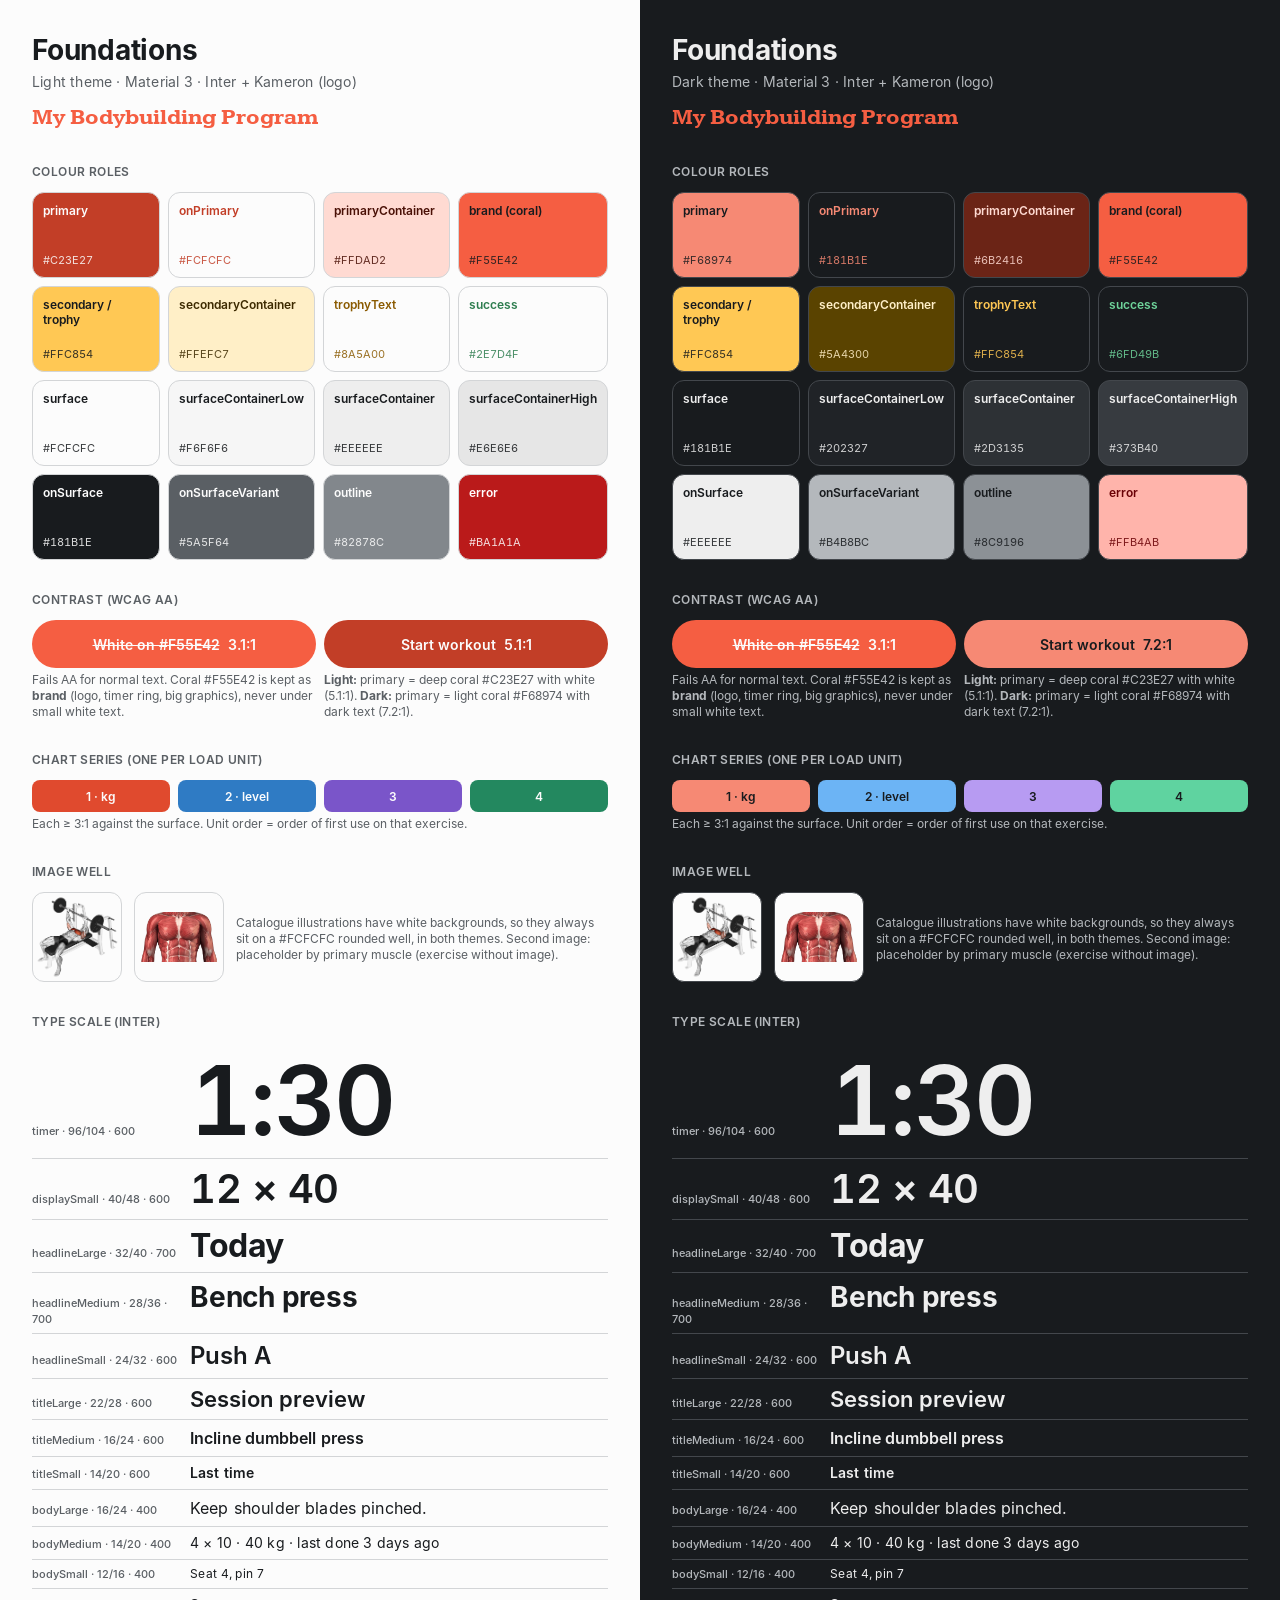
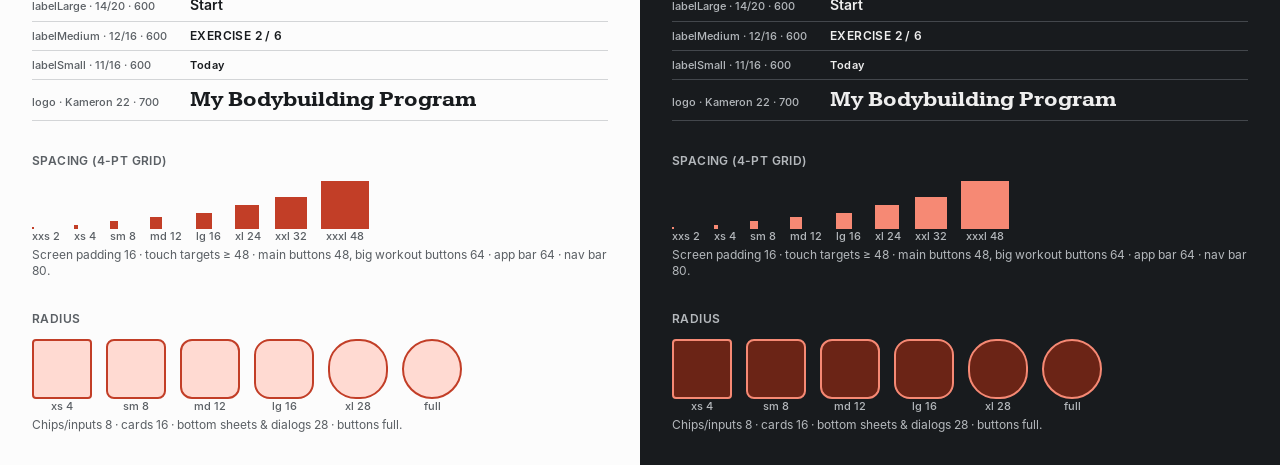
<file: design/preview/foundations.html>
<!DOCTYPE html>
<html lang="en">
<head>
<meta charset="utf-8">
<title>Foundations · My Bodybuilding Program</title>
<link rel="stylesheet" href="tokens.css">
<script src="tokens.js"></script>
<style>
  body { margin: 0; font-family: Inter, sans-serif; background: #9aa0a6; }
  .sheets { display: flex; gap: 0; }
  .sheet { flex: 1; padding: 32px; background: var(--csurface); color: var(--con-surface); min-width: 560px; }
  h1 { margin: 0 0 4px; }
  h2 { margin: 32px 0 12px; color: var(--con-surface-variant); text-transform: uppercase; }
  .sub { color: var(--con-surface-variant); margin: 0 0 8px; }
  .grid { display: grid; grid-template-columns: repeat(4, 1fr); gap: 8px; }
  .sw { border-radius: var(--r-md); padding: 10px; height: 64px; display: flex; flex-direction: column; justify-content: space-between; border: 1px solid var(--coutline-variant); }
  .sw b { font-size: 12px; font-weight: 600; }
  .sw span { font-size: 11px; opacity: .85; font-variant-numeric: tabular-nums; }
  .wide { grid-column: span 2; }
  .row { display: flex; gap: 8px; align-items: baseline; padding: 6px 0; border-bottom: 1px solid var(--coutline-variant); }
  .row .meta { width: 150px; flex: none; color: var(--con-surface-variant); font: 500 11px/16px Inter; }
  .sp { display: flex; align-items: flex-end; gap: 14px; }
  .sp div { background: var(--cprimary); }
  .sp figure, .rd figure { margin: 0; text-align: center; font: 500 11px Inter; color: var(--con-surface-variant); }
  .rd { display: flex; gap: 14px; }
  .rd div { width: 56px; height: 56px; background: var(--cprimary-container); border: 2px solid var(--cprimary); }
  .contrast { display: grid; grid-template-columns: 1fr 1fr; gap: 8px; }
  .pill { border-radius: var(--r-full); height: 48px; display: flex; align-items: center; justify-content: center; font: 600 14px Inter; gap: 8px; }
  .note { font: 400 12px/16px Inter; color: var(--con-surface-variant); margin-top: 4px; }
  .bad { text-decoration: line-through; }
  .chart { display: flex; gap: 8px; }
  .chart div { flex: 1; height: 32px; border-radius: var(--r-sm); display: flex; align-items: center; justify-content: center; font: 600 12px Inter; color: var(--csurface); }
  .well { display: flex; gap: 12px; align-items: center; }
  .well img { width: 88px; height: 88px; object-fit: contain; background: var(--cimage-well); border-radius: var(--r-md); border: 1px solid var(--coutline-variant); }
</style>
</head>
<body>
<div class="sheets">
<template id="tpl">
  <h1 class="t-headline-medium">Foundations</h1>
  <p class="sub t-body-medium"><span class="theme"></span> theme · Material 3 · Inter + Kameron (logo)</p>
  <div class="t-logo" style="color:var(--cbrand);margin:12px 0">My Bodybuilding Program</div>

  <h2 class="t-label-medium">Colour roles</h2>
  <div class="grid">
    <div class="sw" style="background:var(--cprimary);color:var(--con-primary)"><b>primary</b><span class="hex" data-k="primary"></span></div>
    <div class="sw" style="background:var(--con-primary);color:var(--cprimary)"><b>onPrimary</b><span class="hex" data-k="onPrimary"></span></div>
    <div class="sw" style="background:var(--cprimary-container);color:var(--con-primary-container)"><b>primaryContainer</b><span class="hex" data-k="primaryContainer"></span></div>
    <div class="sw" style="background:var(--cbrand);color:#181B1E"><b>brand (coral)</b><span class="hex" data-k="brand"></span></div>
    <div class="sw" style="background:var(--csecondary);color:var(--con-secondary)"><b>secondary / trophy</b><span class="hex" data-k="secondary"></span></div>
    <div class="sw" style="background:var(--csecondary-container);color:var(--con-secondary-container)"><b>secondaryContainer</b><span class="hex" data-k="secondaryContainer"></span></div>
    <div class="sw" style="background:var(--csurface);color:var(--ctrophy-text)"><b>trophyText</b><span class="hex" data-k="trophyText"></span></div>
    <div class="sw" style="background:var(--csurface);color:var(--csuccess)"><b>success</b><span class="hex" data-k="success"></span></div>
    <div class="sw" style="background:var(--csurface);color:var(--con-surface)"><b>surface</b><span class="hex" data-k="surface"></span></div>
    <div class="sw" style="background:var(--csurface-container-low);color:var(--con-surface)"><b>surfaceContainerLow</b><span class="hex" data-k="surfaceContainerLow"></span></div>
    <div class="sw" style="background:var(--csurface-container);color:var(--con-surface)"><b>surfaceContainer</b><span class="hex" data-k="surfaceContainer"></span></div>
    <div class="sw" style="background:var(--csurface-container-high);color:var(--con-surface)"><b>surfaceContainerHigh</b><span class="hex" data-k="surfaceContainerHigh"></span></div>
    <div class="sw" style="background:var(--con-surface);color:var(--csurface)"><b>onSurface</b><span class="hex" data-k="onSurface"></span></div>
    <div class="sw" style="background:var(--con-surface-variant);color:var(--csurface)"><b>onSurfaceVariant</b><span class="hex" data-k="onSurfaceVariant"></span></div>
    <div class="sw" style="background:var(--coutline);color:var(--csurface)"><b>outline</b><span class="hex" data-k="outline"></span></div>
    <div class="sw" style="background:var(--cerror);color:var(--con-error)"><b>error</b><span class="hex" data-k="error"></span></div>
  </div>

  <h2 class="t-label-medium">Contrast (WCAG AA)</h2>
  <div class="contrast">
    <div>
      <div class="pill" style="background:#F55E42;color:#FCFCFC"><span class="bad">White on #F55E42</span> 3.1:1</div>
      <div class="note">Fails AA for normal text. Coral #F55E42 is kept as <b>brand</b> (logo, timer ring, big graphics), never under small white text.</div>
    </div>
    <div>
      <div class="pill" style="background:var(--cprimary);color:var(--con-primary)">Start workout <span class="ratio"></span></div>
      <div class="note"><b>Light:</b> primary = deep coral #C23E27 with white (5.1:1). <b>Dark:</b> primary = light coral #F68974 with dark text (7.2:1).</div>
    </div>
  </div>

  <h2 class="t-label-medium">Chart series (one per load unit)</h2>
  <div class="chart">
    <div style="background:var(--cchart1)">1 · kg</div>
    <div style="background:var(--cchart2)">2 · level</div>
    <div style="background:var(--cchart3)">3</div>
    <div style="background:var(--cchart4)">4</div>
  </div>
  <div class="note">Each ≥ 3:1 against the surface. Unit order = order of first use on that exercise.</div>

  <h2 class="t-label-medium">Image well</h2>
  <div class="well">
    <img src="assets/img/bench_press.png" alt="">
    <img src="assets/img/placeholder_chest.png" alt="">
    <div class="note" style="flex:1">Catalogue illustrations have white backgrounds, so they always sit on a #FCFCFC rounded well, in both themes. Second image: placeholder by primary muscle (exercise without image).</div>
  </div>

  <h2 class="t-label-medium">Type scale (Inter)</h2>
  <div class="row"><span class="meta">timer · 96/104 · 600</span><span class="t-timer">1:30</span></div>
  <div class="row"><span class="meta">displaySmall · 40/48 · 600</span><span class="t-display-small">12 × 40</span></div>
  <div class="row"><span class="meta">headlineLarge · 32/40 · 700</span><span class="t-headline-large">Today</span></div>
  <div class="row"><span class="meta">headlineMedium · 28/36 · 700</span><span class="t-headline-medium">Bench press</span></div>
  <div class="row"><span class="meta">headlineSmall · 24/32 · 600</span><span class="t-headline-small">Push A</span></div>
  <div class="row"><span class="meta">titleLarge · 22/28 · 600</span><span class="t-title-large">Session preview</span></div>
  <div class="row"><span class="meta">titleMedium · 16/24 · 600</span><span class="t-title-medium">Incline dumbbell press</span></div>
  <div class="row"><span class="meta">titleSmall · 14/20 · 600</span><span class="t-title-small">Last time</span></div>
  <div class="row"><span class="meta">bodyLarge · 16/24 · 400</span><span class="t-body-large">Keep shoulder blades pinched.</span></div>
  <div class="row"><span class="meta">bodyMedium · 14/20 · 400</span><span class="t-body-medium">4 × 10 · 40 kg · last done 3 days ago</span></div>
  <div class="row"><span class="meta">bodySmall · 12/16 · 400</span><span class="t-body-small">Seat 4, pin 7</span></div>
  <div class="row"><span class="meta">labelLarge · 14/20 · 600</span><span class="t-label-large">Start</span></div>
  <div class="row"><span class="meta">labelMedium · 12/16 · 600</span><span class="t-label-medium">EXERCISE 2 / 6</span></div>
  <div class="row"><span class="meta">labelSmall · 11/16 · 600</span><span class="t-label-small">Today</span></div>
  <div class="row"><span class="meta">logo · Kameron 22 · 700</span><span class="t-logo">My Bodybuilding Program</span></div>

  <h2 class="t-label-medium">Spacing (4-pt grid)</h2>
  <div class="sp">
    <figure><div style="width:2px;height:2px"></div>xxs 2</figure>
    <figure><div style="width:4px;height:4px"></div>xs 4</figure>
    <figure><div style="width:8px;height:8px"></div>sm 8</figure>
    <figure><div style="width:12px;height:12px"></div>md 12</figure>
    <figure><div style="width:16px;height:16px"></div>lg 16</figure>
    <figure><div style="width:24px;height:24px"></div>xl 24</figure>
    <figure><div style="width:32px;height:32px"></div>xxl 32</figure>
    <figure><div style="width:48px;height:48px"></div>xxxl 48</figure>
  </div>
  <div class="note">Screen padding 16 · touch targets ≥ 48 · main buttons 48, big workout buttons 64 · app bar 64 · nav bar 80.</div>

  <h2 class="t-label-medium">Radius</h2>
  <div class="rd">
    <figure><div style="border-radius:4px"></div>xs 4</figure>
    <figure><div style="border-radius:8px"></div>sm 8</figure>
    <figure><div style="border-radius:12px"></div>md 12</figure>
    <figure><div style="border-radius:16px"></div>lg 16</figure>
    <figure><div style="border-radius:28px"></div>xl 28</figure>
    <figure><div style="border-radius:999px"></div>full</figure>
  </div>
  <div class="note">Chips/inputs 8 · cards 16 · bottom sheets & dialogs 28 · buttons full.</div>
</template>
<section class="sheet" data-theme="light"></section>
<section class="sheet" data-theme="dark"></section>
</div>
<script>
  const tokens = Promise.resolve(window.TOKENS);
  document.querySelectorAll('.sheet').forEach(s => {
    s.append(document.getElementById('tpl').content.cloneNode(true));
    s.querySelector('.theme').textContent = s.dataset.theme === 'light' ? 'Light' : 'Dark';
  });
  tokens.then(t => { if (!t) return;
    document.querySelectorAll('.sheet').forEach(s => {
      const c = t.color[s.dataset.theme];
      s.querySelectorAll('.hex').forEach(h => h.textContent = c[h.dataset.k]);
      s.querySelector('.ratio').textContent = s.dataset.theme === 'light' ? '5.1:1' : '7.2:1';
    });
    document.body.dataset.ready = '1';
  });
</script>
</body>
</html>
</file>
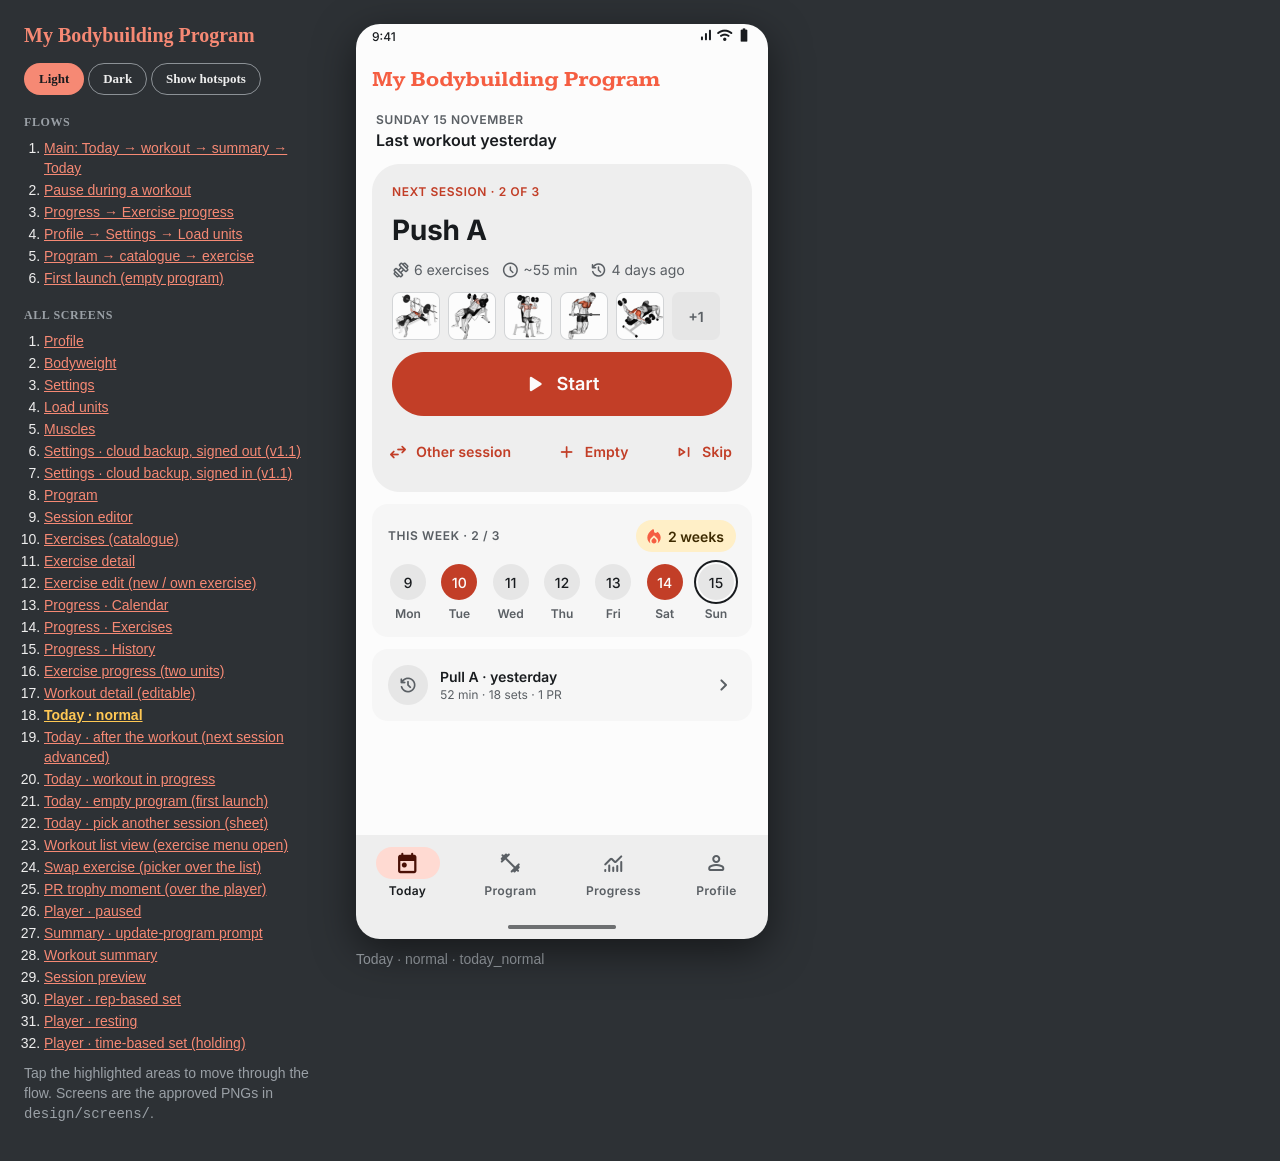
<file: design/preview/prototype.html>
<!DOCTYPE html>
<html lang="en">
<head>
<meta charset="utf-8">
<title>Prototype · My Bodybuilding Program</title>
<style>
  body { margin: 0; font: 14px/20px Inter, sans-serif; background: #2D3135; color: #EEEEEE; display: flex; gap: 32px; padding: 24px; min-height: 100vh; box-sizing: border-box; }
  aside { width: 300px; flex: none; }
  h1 { font: 700 20px Kameron, serif; color: #F68974; margin: 0 0 16px; }
  h2 { font: 600 12px Inter; letter-spacing: .6px; text-transform: uppercase; color: #9aa0a6; margin: 20px 0 8px; }
  a { color: #F68974; }
  ol { margin: 0; padding-left: 20px; }
  li { margin: 2px 0; }
  li.on a { color: #FFC854; font-weight: 600; }
  button { font: 600 13px Inter; border: 1px solid #8C9196; background: transparent; color: #EEEEEE; border-radius: 999px; height: 32px; padding: 0 14px; cursor: pointer; }
  button.on { background: #F68974; color: #181B1E; border-color: transparent; }
  .stage { position: relative; width: 412px; height: 915px; flex: none; border-radius: 24px; overflow: hidden; box-shadow: 0 12px 40px rgba(0,0,0,.5); }
  .stage img { width: 412px; height: 915px; display: block; }
  .hot { position: absolute; display: block; border-radius: 8px; }
  body.hints .hot { background: rgba(255, 200, 84, .28); outline: 2px solid #FFC854; }
  .cap { margin-top: 10px; color: #9aa0a6; }
</style>
</head>
<body>
<aside>
  <h1>My Bodybuilding Program</h1>
  <div>
    <button id="light">Light</button> <button id="dark">Dark</button>
    <button id="hints">Show hotspots</button>
  </div>
  <h2>Flows</h2>
  <ol id="flows"></ol>
  <h2>All screens</h2>
  <ol id="all"></ol>
  <p class="cap">Tap the highlighted areas to move through the flow. Screens are the approved PNGs in <code>design/screens/</code>.</p>
</aside>
<div>
  <div class="stage" id="stage"></div>
  <div class="cap" id="cap"></div>
</div>
<script src="proto.js"></script>
<script>
  const FLOWS = [
    ['Main: Today → workout → summary → Today', 'today_normal'],
    ['Pause during a workout', 'player_reps'],
    ['Progress → Exercise progress', 'progress_calendar'],
    ['Profile → Settings → Load units', 'profile_default'],
    ['Program → catalogue → exercise', 'program_default'],
    ['First launch (empty program)', 'today_empty'],
  ];
  let theme = localStorage.getItem('proto-theme') || 'light';
  const stage = document.getElementById('stage');
  function show() {
    const id = location.hash.slice(1) || 'today_normal';
    const s = PROTO[id];
    if (!s) return;
    stage.innerHTML = `<img src="../screens/${id}_${theme}.png" alt="${s.caption}">` +
      s.hotspots.map((h) => `<a class="hot" href="#${h.go}" title="→ ${PROTO[h.go].caption}" style="left:${h.x}px;top:${h.y}px;width:${h.w}px;height:${h.h}px"></a>`).join('');
    document.getElementById('cap').textContent = `${s.caption} · ${id}`;
    document.querySelectorAll('#all li').forEach((li) => li.classList.toggle('on', li.dataset.id === id));
    document.getElementById('light').classList.toggle('on', theme === 'light');
    document.getElementById('dark').classList.toggle('on', theme === 'dark');
  }
  document.getElementById('flows').innerHTML = FLOWS.map(([t, id]) => `<li><a href="#${id}">${t}</a></li>`).join('');
  document.getElementById('all').innerHTML = Object.entries(PROTO).map(([id, s]) => `<li data-id="${id}"><a href="#${id}">${s.caption}</a></li>`).join('');
  document.getElementById('light').onclick = () => { theme = 'light'; localStorage.setItem('proto-theme', theme); show(); };
  document.getElementById('dark').onclick = () => { theme = 'dark'; localStorage.setItem('proto-theme', theme); show(); };
  document.getElementById('hints').onclick = (e) => { document.body.classList.toggle('hints'); e.target.classList.toggle('on'); };
  window.addEventListener('hashchange', show);
  show();
</script>
</body>
</html>
</file>
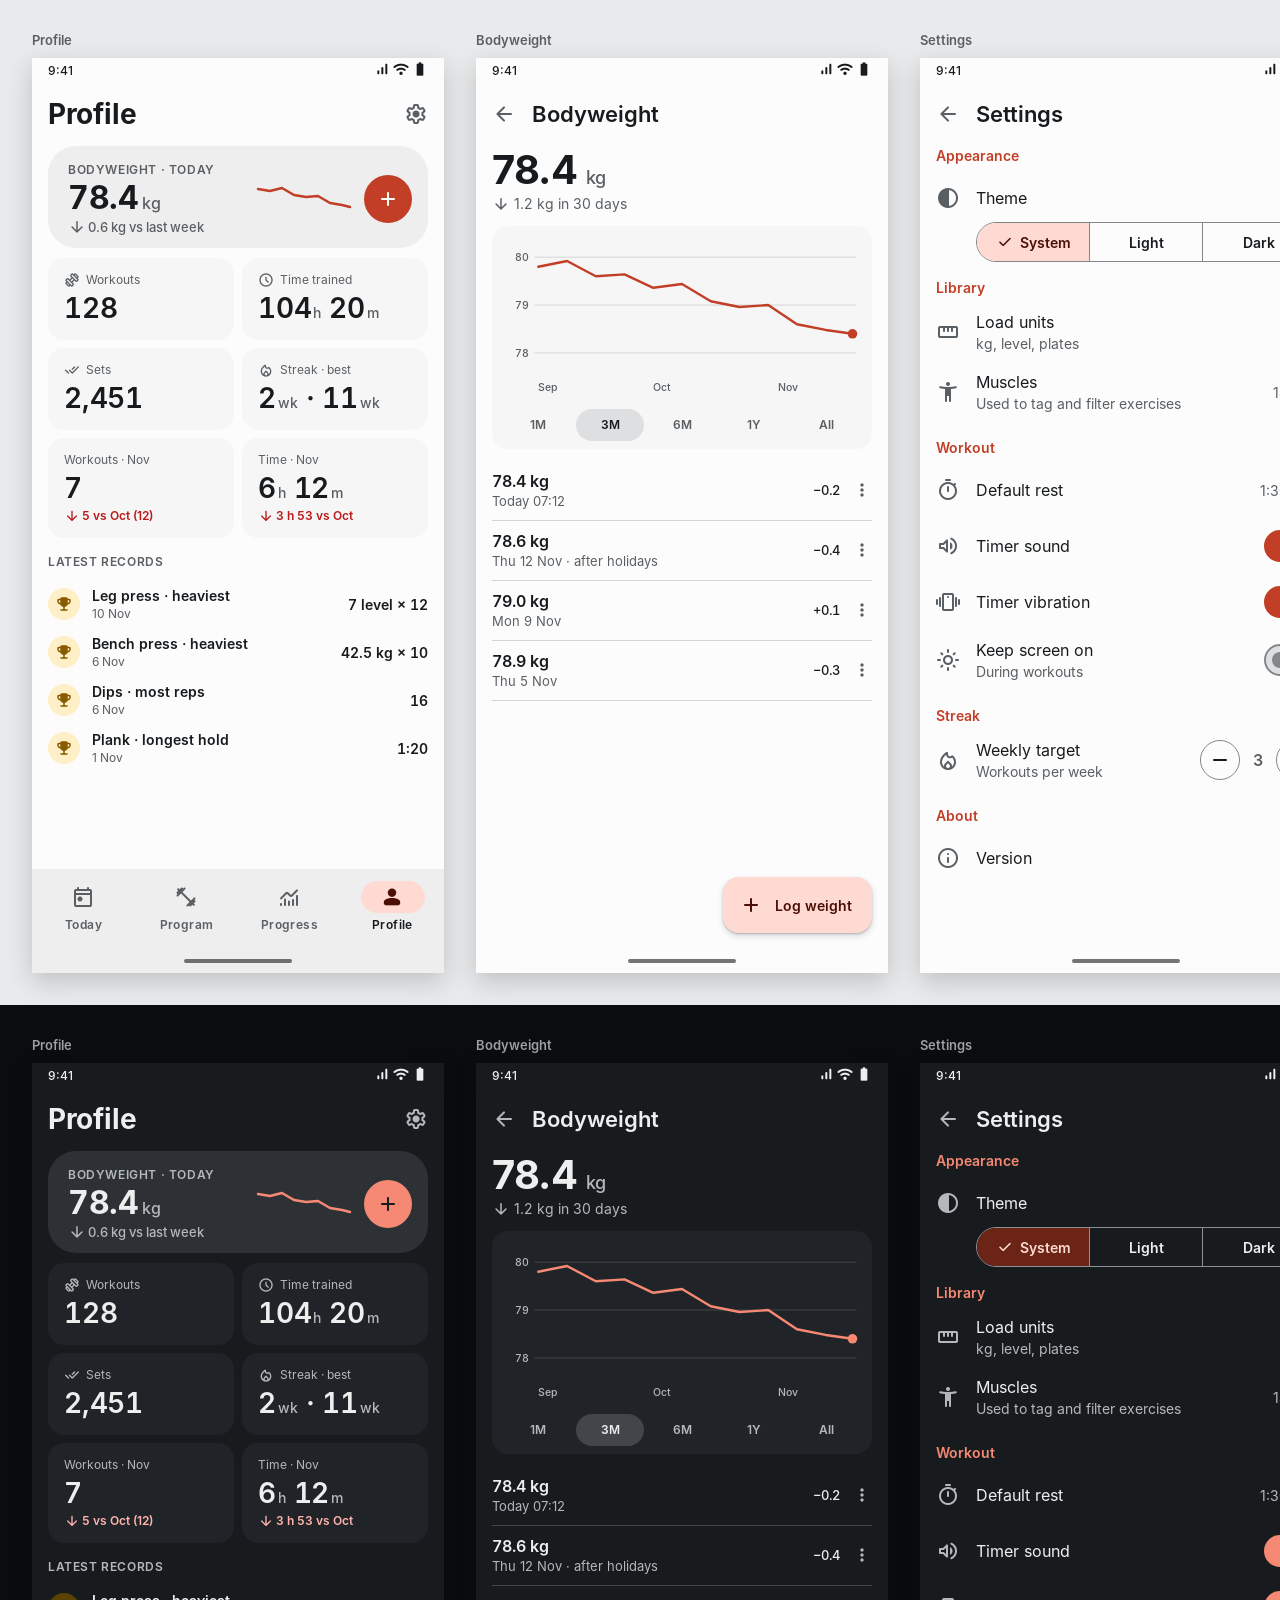
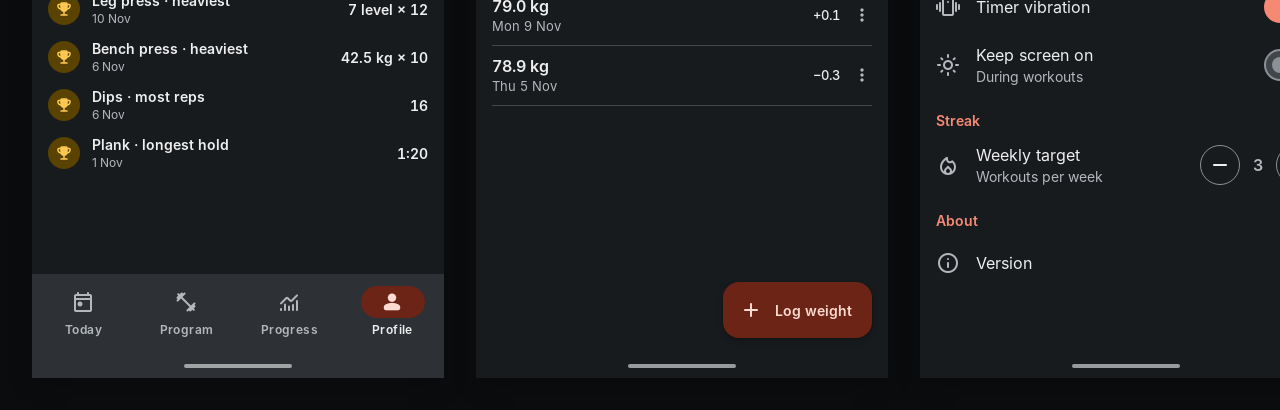
<file: design/preview/screens-profile.html>
<!DOCTYPE html>
<html lang="en">
<head>
<meta charset="utf-8">
<title>Screens · Profile, bodyweight, settings</title>
<link rel="stylesheet" href="tokens.css">
<link rel="stylesheet" href="app.css">
</head>
<body>
<div class="screens review">
<template>
  <div class="shot"><div class="cap">Profile</div>
  <div class="phone" data-shot-suffix="profile_default">
    <div class="statusbar"><span>9:41</span><span><span class="i">signal_cellular_alt</span> <span class="i">wifi</span> <span class="i">battery_full</span></span></div>
    <div class="appbar"><h1 style="font:700 28px/36px Inter">Profile</h1><button data-go="settings_default" class="iconbtn"><span class="i">settings</span></button></div>
    <div class="content stack" style="gap:10px">
      <div data-go="bodyweight_default" class="bw-card"><div class="body"><div class="overline">Bodyweight · today</div><div class="v">78.4<small>kg</small></div><div class="s"><span class="i s18">arrow_downward</span>0.6 kg vs last week</div></div>
        <svg width="96" height="40" viewBox="0 0 96 40"><polyline points="2,10 14,12 26,9 38,16 50,18 62,17 74,24 86,26 94,28" fill="none" stroke="var(--cprimary)" stroke-width="2.5" stroke-linejoin="round" stroke-linecap="round"/></svg>
        <button class="iconbtn filled"><span class="i">add</span></button></div>
      <div class="tiles">
        <div class="tile"><div class="k"><span class="i">exercise</span>Workouts</div><div class="v">128</div></div>
        <div class="tile"><div class="k"><span class="i">schedule</span>Time trained</div><div class="v">104<small>h</small> 20<small>m</small></div></div>
        <div class="tile"><div class="k"><span class="i">done_all</span>Sets</div><div class="v">2,451</div></div>
        <div class="tile"><div class="k"><span class="i">local_fire_department</span>Streak · best</div><div class="v">2<small>wk</small> · 11<small>wk</small></div></div>
        <div class="tile"><div class="k">Workouts · Nov</div><div class="v">7</div><div class="d down"><span class="i">arrow_downward</span>5 vs Oct (12)</div></div>
        <div class="tile"><div class="k">Time · Nov</div><div class="v">6<small>h</small> 12<small>m</small></div><div class="d down"><span class="i">arrow_downward</span>3 h 53 vs Oct</div></div>
      </div>
      <div class="overline" style="margin-top:6px">Latest records</div>
      <div><div class="pr-row"><div class="ic"><span class="i fill s18">trophy</span></div><div class="body"><div class="t">Leg press · heaviest</div><div class="s">10 Nov</div></div><div class="v">7 level × 12</div></div><div class="pr-row"><div class="ic"><span class="i fill s18">trophy</span></div><div class="body"><div class="t">Bench press · heaviest</div><div class="s">6 Nov</div></div><div class="v">42.5 kg × 10</div></div><div class="pr-row"><div class="ic"><span class="i fill s18">trophy</span></div><div class="body"><div class="t">Dips · most reps</div><div class="s">6 Nov</div></div><div class="v">16</div></div><div class="pr-row"><div class="ic"><span class="i fill s18">trophy</span></div><div class="body"><div class="t">Plank · longest hold</div><div class="s">1 Nov</div></div><div class="v">1:20</div></div></div>
    </div><nav class="navbar">
      <a data-go="today_normal"><span class="ind"><span class="i">today</span></span>Today</a>
      <a data-go="program_default"><span class="ind"><span class="i">fitness_center</span></span>Program</a>
      <a data-go="progress_calendar"><span class="ind"><span class="i">monitoring</span></span>Progress</a>
      <a class="on" data-go="profile_default"><span class="ind"><span class="i">person</span></span>Profile</a>
    </nav>
    <div class="gesturebar" style="background:var(--csurface-container)"></div>
  </div></div>
  <div class="shot"><div class="cap">Bodyweight</div>
  <div class="phone" data-shot-suffix="bodyweight_default">
    <div class="statusbar"><span>9:41</span><span><span class="i">signal_cellular_alt</span> <span class="i">wifi</span> <span class="i">battery_full</span></span></div><div class="appbar back"><button data-go="profile_default" class="iconbtn"><span class="i">arrow_back</span></button><h1>Bodyweight</h1></div>
    <div class="content stack" style="gap:12px">
      <div><div class="v" style="font:700 40px/48px Inter;letter-spacing:-.5px">78.4 <span style="font:500 18px Inter;color:var(--con-surface-variant)">kg</span></div><div class="meta"><span><span class="i">arrow_downward</span>1.2 kg in 30 days</span></div></div>
      <div class="chart-card">
        <svg viewBox="0 0 380 170"><g class="grid"><line x1="36" x2="372" y1="20" y2="20"/><line x1="36" x2="372" y1="70" y2="70"/><line x1="36" x2="372" y1="120" y2="120"/></g>
          <text class="ax x" x="30" y="24" text-anchor="end">80</text><text class="ax x" x="30" y="74" text-anchor="end">79</text><text class="ax x" x="30" y="124" text-anchor="end">78</text>
          <polyline points="40,30 70,24 100,40 130,38 160,52 190,48 220,66 250,72 280,70 310,90 340,96 368,100" fill="none" stroke="var(--cprimary)" stroke-width="2.5" stroke-linejoin="round" stroke-linecap="round"/>
          <circle cx="368" cy="100" r="5" fill="var(--cprimary)"/>
          <text class="ax x" x="40" y="160">Sep</text><text class="ax x" x="160" y="160">Oct</text><text class="ax x" x="290" y="160">Nov</text></svg>
        <div class="range"><span>1M</span><span class="on">3M</span><span>6M</span><span>1Y</span><span>All</span></div>
      </div>
      <div>
        <div class="entry-row"><div class="body"><div class="t">78.4 kg</div><div class="s">Today 07:12</div></div><div class="d">−0.2</div><span class="i" style="color:var(--con-surface-variant);font-size:20px">more_vert</span></div><div class="entry-row"><div class="body"><div class="t">78.6 kg</div><div class="s">Thu 12 Nov · after holidays</div></div><div class="d">−0.4</div><span class="i" style="color:var(--con-surface-variant);font-size:20px">more_vert</span></div><div class="entry-row"><div class="body"><div class="t">79.0 kg</div><div class="s">Mon 9 Nov</div></div><div class="d">+0.1</div><span class="i" style="color:var(--con-surface-variant);font-size:20px">more_vert</span></div><div class="entry-row"><div class="body"><div class="t">78.9 kg</div><div class="s">Thu 5 Nov</div></div><div class="d">−0.3</div><span class="i" style="color:var(--con-surface-variant);font-size:20px">more_vert</span></div>
      </div>
    </div>
    <div class="fab-pos" style="bottom:40px"><button class="fab"><span class="i">add</span>Log weight</button></div><div class="gesturebar"></div>
  </div></div>
  <div class="shot"><div class="cap">Settings</div>
  <div class="phone" data-shot-suffix="settings_default">
    <div class="statusbar"><span>9:41</span><span><span class="i">signal_cellular_alt</span> <span class="i">wifi</span> <span class="i">battery_full</span></span></div><div class="appbar back"><button data-go="profile_default" class="iconbtn"><span class="i">arrow_back</span></button><h1>Settings</h1></div>
    <div class="content" style="padding-top:0">
      <div class="section-label" style="margin-top:0">Appearance</div>
      <div class="list-tile"><span class="lead"><span class="i">contrast</span></span><div class="body"><div class="t">Theme</div></div></div>
      <div class="seg" style="margin:-4px 0 4px 40px"><span class="on"><span class="i">check</span>System</span><span>Light</span><span>Dark</span></div>
      <div class="section-label">Library</div>
      <div data-go="load-units_default" class="list-tile"><span class="lead"><span class="i">straighten</span></span><div class="body"><div class="t">Load units</div><div class="s">kg, level, plates</div></div><span class="trail">3 <span class="i">chevron_right</span></span></div>
      <div data-go="muscles_default" class="list-tile"><span class="lead"><span class="i">accessibility_new</span></span><div class="body"><div class="t">Muscles</div><div class="s">Used to tag and filter exercises</div></div><span class="trail">14 <span class="i">chevron_right</span></span></div>
      <div class="section-label">Workout</div>
      <div class="list-tile"><span class="lead"><span class="i">timer</span></span><div class="body"><div class="t">Default rest</div></div><span class="trail">1:30 <span class="i">chevron_right</span></span></div>
      <div class="list-tile"><span class="lead"><span class="i">volume_up</span></span><div class="body"><div class="t">Timer sound</div></div><span class="trail"><span class="switch on"></span></span></div>
      <div class="list-tile"><span class="lead"><span class="i">vibration</span></span><div class="body"><div class="t">Timer vibration</div></div><span class="trail"><span class="switch on"></span></span></div>
      <div class="list-tile"><span class="lead"><span class="i">light_mode</span></span><div class="body"><div class="t">Keep screen on</div><div class="s">During workouts</div></div><span class="trail"><span class="switch"></span></span></div>
      <div class="section-label">Streak</div>
      <div class="list-tile"><span class="lead"><span class="i">local_fire_department</span></span><div class="body"><div class="t">Weekly target</div><div class="s">Workouts per week</div></div><span class="trail"><span class="stepper-inline"><button><span class="i">remove</span></button><b>3</b><button><span class="i">add</span></button></span></span></div>
      <div class="section-label">About</div>
      <div class="list-tile"><span class="lead"><span class="i">info</span></span><div class="body"><div class="t">Version</div></div><span class="trail">1.0.0</span></div>
    </div><div class="gesturebar"></div>
  </div></div>
  <div class="shot"><div class="cap">Load units</div>
  <div class="phone" data-shot-suffix="load-units_default">
    <div class="statusbar"><span>9:41</span><span><span class="i">signal_cellular_alt</span> <span class="i">wifi</span> <span class="i">battery_full</span></span></div><div class="appbar back"><button data-go="settings_default" class="iconbtn"><span class="i">arrow_back</span></button><h1>Load units</h1></div>
    <div class="content">
      <div class="info-line" style="margin-bottom:8px"><span class="i">info</span>Loads are never converted between units.</div>
      <div class="list-tile"><span class="lead"><span class="i">straighten</span></span><div class="body"><div class="t">kg</div><div class="s">Built in · step 0.5 · 1 decimal</div></div><span class="trail"><span class="i lock">lock</span></span></div>
      <div class="list-tile"><span class="lead"><span class="i">straighten</span></span><div class="body"><div class="t">level</div><div class="s">Step 1 · 0 decimals · used in 2 exercises</div></div><span class="trail"><span class="i">edit</span></span></div>
      <div class="list-tile"><span class="lead"><span class="i">straighten</span></span><div class="body"><div class="t">plates</div><div class="s">Step 1 · 0 decimals · not used yet</div></div><span class="trail"><span class="i">edit</span></span></div>
      <div class="section-label" style="color:var(--con-surface-variant)">Archived</div>
      <div class="list-tile"><span class="lead"><span class="i">inventory_2</span></span><div class="body"><div class="t">pin</div><div class="s">Step 1 · used in 1 past workout</div></div><span class="trail"><button class="btn text" style="height:36px">Restore</button></span></div>
    </div>
    <div class="fab-pos" style="bottom:40px"><button class="fab"><span class="i">add</span>Add unit</button></div><div class="gesturebar"></div>
  </div></div>
  <div class="shot"><div class="cap">Muscles</div>
  <div class="phone" data-shot-suffix="muscles_default">
    <div class="statusbar"><span>9:41</span><span><span class="i">signal_cellular_alt</span> <span class="i">wifi</span> <span class="i">battery_full</span></span></div><div class="appbar back"><button data-go="settings_default" class="iconbtn"><span class="i">arrow_back</span></button><h1>Muscles</h1></div>
    <div class="content">
      <div class="list-tile"><div class="body"><div class="t" style="">Chest</div><div class="s">18 exercises</div></div><span class="trail"><span class="i">edit</span></span></div><div class="list-tile"><div class="body"><div class="t" style="">Back</div><div class="s">21 exercises</div></div><span class="trail"><span class="i">edit</span></span></div><div class="list-tile"><div class="body"><div class="t" style="">Shoulders</div><div class="s">15 exercises</div></div><span class="trail"><span class="i">edit</span></span></div><div class="list-tile"><div class="body"><div class="t" style="">Biceps</div><div class="s">9 exercises</div></div><span class="trail"><span class="i">edit</span></span></div><div class="list-tile"><div class="body"><div class="t" style="">Triceps</div><div class="s">11 exercises</div></div><span class="trail"><span class="i">edit</span></span></div><div class="list-tile"><div class="body"><div class="t" style="">Abs</div><div class="s">12 exercises</div></div><span class="trail"><span class="i">edit</span></span></div><div class="list-tile"><div class="body"><div class="t" style="">Quads</div><div class="s">10 exercises</div></div><span class="trail"><span class="i">edit</span></span></div><div class="list-tile"><div class="body"><div class="t" style="">Hamstrings</div><div class="s">6 exercises</div></div><span class="trail"><span class="i">edit</span></span></div><div class="list-tile"><div class="body"><div class="t" style="">Glutes</div><div class="s">8 exercises</div></div><span class="trail"><span class="i">edit</span></span></div>
      <div class="section-label" style="color:var(--con-surface-variant)">Hidden</div>
      <div class="list-tile"><div class="body"><div class="t" style="color:var(--con-surface-variant)">Neck</div><div class="s">Hidden from filters and pickers</div></div><span class="trail"><span class="i">visibility_off</span></span></div>
    </div>
    <div class="fab-pos" style="bottom:40px"><button class="fab"><span class="i">add</span>Add muscle</button></div><div class="gesturebar"></div>
  </div></div>
  <div class="shot"><div class="cap">Settings · cloud backup, signed out (v1.1)</div>
  <div class="phone" data-shot-suffix="settings_cloud-signed-out">
    <div class="statusbar"><span>9:41</span><span><span class="i">signal_cellular_alt</span> <span class="i">wifi</span> <span class="i">battery_full</span></span></div><div class="appbar back"><button class="iconbtn"><span class="i">arrow_back</span></button><h1>Settings</h1></div>
    <div class="content" style="padding-top:0">
      <div class="section-label" style="margin-top:0">Cloud backup <span class="later-tag">v1.1</span></div>
      <div class="cloud">
        <div class="hrow" style="flex-wrap:nowrap;align-items:flex-start"><span class="i s32" style="color:var(--cprimary)">cloud_upload</span><div><div class="t">Back up your training</div><div class="s">Optional. Sign in to keep a copy of everything, including your photos, and restore it on a new phone. The app keeps working offline.</div></div></div>
        <button class="gbtn"><span class="g"></span>Sign in with Google</button>
      </div>
      <div class="section-label">Appearance</div>
      <div class="list-tile"><span class="lead"><span class="i">contrast</span></span><div class="body"><div class="t">Theme</div></div></div>
      <div class="seg" style="margin:-4px 0 4px 40px"><span class="on"><span class="i">check</span>System</span><span>Light</span><span>Dark</span></div>
      <div class="section-label">Library</div>
      <div class="list-tile"><span class="lead"><span class="i">straighten</span></span><div class="body"><div class="t">Load units</div><div class="s">kg, level, plates</div></div><span class="trail">3 <span class="i">chevron_right</span></span></div>
      <div class="list-tile"><span class="lead"><span class="i">accessibility_new</span></span><div class="body"><div class="t">Muscles</div><div class="s">Used to tag and filter exercises</div></div><span class="trail">14 <span class="i">chevron_right</span></span></div>
    </div><div class="gesturebar"></div>
  </div></div>
  <div class="shot"><div class="cap">Settings · cloud backup, signed in (v1.1)</div>
  <div class="phone" data-shot-suffix="settings_cloud-signed-in">
    <div class="statusbar"><span>9:41</span><span><span class="i">signal_cellular_alt</span> <span class="i">wifi</span> <span class="i">battery_full</span></span></div><div class="appbar back"><button class="iconbtn"><span class="i">arrow_back</span></button><h1>Settings</h1></div>
    <div class="content" style="padding-top:0">
      <div class="section-label" style="margin-top:0">Cloud backup <span class="later-tag">v1.1</span></div>
      <div class="cloud">
        <div class="hrow" style="flex-wrap:nowrap"><div class="avatar">A</div><div style="flex:1"><div class="t">Alex</div><div class="s">alex@example.com</div></div></div>
        <div class="sync-ok"><span class="i fill s18">check_circle</span>Backed up 2 min ago</div>
        <div class="hrow" style="flex-wrap:nowrap"><button class="btn tonal" style="flex:1"><span class="i">sync</span>Sync now</button><button class="btn outlined" style="flex:1">Sign out</button></div>
      </div>
      <div class="section-label">Appearance</div>
      <div class="list-tile"><span class="lead"><span class="i">contrast</span></span><div class="body"><div class="t">Theme</div></div></div>
      <div class="seg" style="margin:-4px 0 4px 40px"><span class="on"><span class="i">check</span>System</span><span>Light</span><span>Dark</span></div>
      <div class="section-label">Library</div>
      <div class="list-tile"><span class="lead"><span class="i">straighten</span></span><div class="body"><div class="t">Load units</div><div class="s">kg, level, plates</div></div><span class="trail">3 <span class="i">chevron_right</span></span></div>
      <div class="list-tile"><span class="lead"><span class="i">accessibility_new</span></span><div class="body"><div class="t">Muscles</div><div class="s">Used to tag and filter exercises</div></div><span class="trail">14 <span class="i">chevron_right</span></span></div>
    </div><div class="gesturebar"></div>
  </div></div>
</template>
<section data-theme="light"></section>
<section data-theme="dark"></section>
</div>
<script src="review.js"></script>
</body>
</html>
</file>
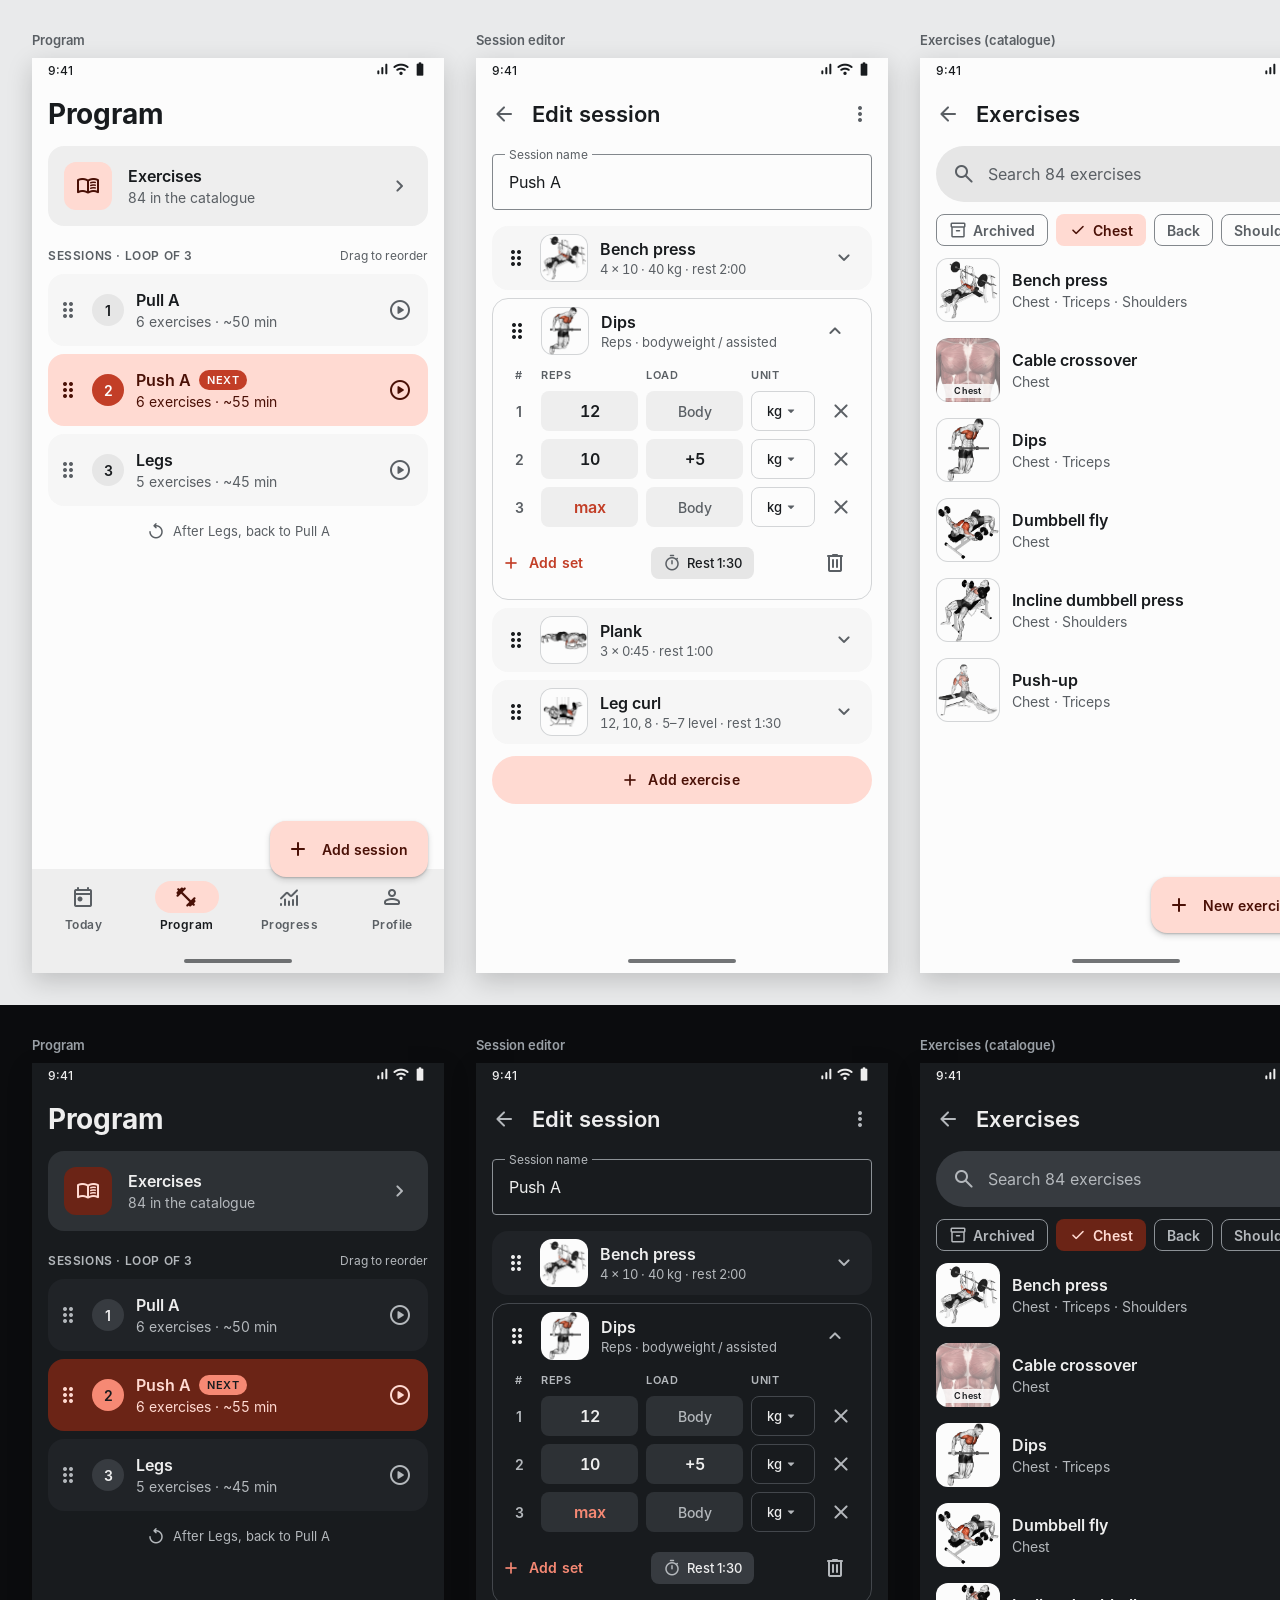
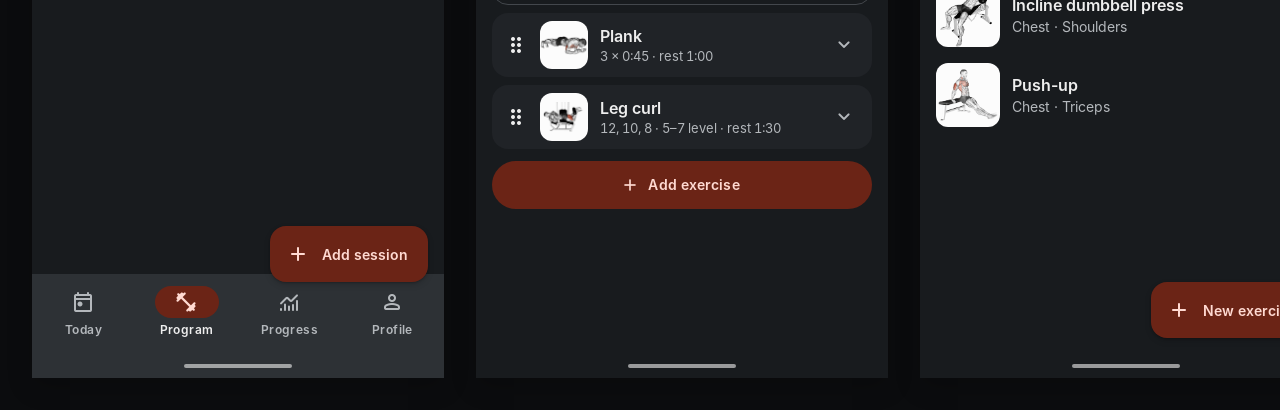
<file: design/preview/screens-program.html>
<!DOCTYPE html>
<html lang="en">
<head>
<meta charset="utf-8">
<title>Screens · Program, session editor, catalogue, exercise</title>
<link rel="stylesheet" href="tokens.css">
<link rel="stylesheet" href="app.css">
</head>
<body>
<div class="screens review">
<template>
  <!-- ============ Program ============ -->
  <div class="shot"><div class="cap">Program</div>
  <div class="phone" data-shot-suffix="program_default">
    <div class="statusbar"><span>9:41</span><span><span class="i">signal_cellular_alt</span> <span class="i">wifi</span> <span class="i">battery_full</span></span></div>
    <div class="appbar"><h1 style="font:700 28px/36px Inter">Program</h1></div>
    <div class="content stack" style="gap:8px;position:static">
      <div data-go="catalogue_default" class="entry"><div class="ic"><span class="i">menu_book</span></div><div class="body" style="flex:1"><div class="t">Exercises</div><div class="s">84 in the catalogue</div></div><span class="i" style="color:var(--con-surface-variant)">chevron_right</span></div>
      <div class="hrow" style="justify-content:space-between;margin:12px 0 0"><div class="overline">Sessions · loop of 3</div><span class="meta" style="font-size:12px">Drag to reorder</span></div>
      <div class="session-row"><div class="handle"><span class="i">drag_indicator</span></div><div class="num">1</div><div data-go="session-editor_default" class="body"><div class="title">Pull A</div><div class="meta">6 exercises · ~50 min</div></div><button class="iconbtn"><span class="i">play_circle</span></button></div>
      <div class="session-row next"><div class="handle"><span class="i">drag_indicator</span></div><div class="num">2</div><div class="body"><div class="title">Push A <span class="badge">Next</span></div><div class="meta">6 exercises · ~55 min</div></div><button data-go="preview_default" class="iconbtn"><span class="i">play_circle</span></button></div>
      <div class="session-row"><div class="handle"><span class="i">drag_indicator</span></div><div class="num">3</div><div class="body"><div class="title">Legs</div><div class="meta">5 exercises · ~45 min</div></div><button class="iconbtn"><span class="i">play_circle</span></button></div>
      <div class="loop-note"><span class="i">replay</span>After Legs, back to Pull A</div>
    </div>
    <div class="fab-pos"><button class="fab"><span class="i">add</span>Add session</button></div>
    <nav class="navbar">
      <a data-go="today_normal"><span class="ind"><span class="i">today</span></span>Today</a>
      <a class="on" data-go="program_default"><span class="ind"><span class="i">fitness_center</span></span>Program</a>
      <a data-go="progress_calendar"><span class="ind"><span class="i">monitoring</span></span>Progress</a>
      <a data-go="profile_default"><span class="ind"><span class="i">person</span></span>Profile</a>
    </nav>
    <div class="gesturebar" style="background:var(--csurface-container)"></div>
  </div></div>

  <!-- ============ Session editor ============ -->
  <div class="shot"><div class="cap">Session editor</div>
  <div class="phone" data-shot-suffix="session-editor_default">
    <div class="statusbar"><span>9:41</span><span><span class="i">signal_cellular_alt</span> <span class="i">wifi</span> <span class="i">battery_full</span></span></div>
    <div class="appbar back"><button data-go="program_default" class="iconbtn"><span class="i">arrow_back</span></button><h1>Edit session</h1><button class="iconbtn"><span class="i">more_vert</span></button></div>
    <div class="content stack" style="gap:8px">
      <div class="field" style="margin:8px 0"><label>Session name</label>Push A</div>
      <div class="ed-card"><div class="top"><span class="i handle">drag_indicator</span><div class="well"><img src="assets/img/bench_press.png" alt=""></div><div class="body"><div class="name">Bench press</div><div class="plan">4 × 10 · 40 kg · rest 2:00</div></div><button class="iconbtn"><span class="i">expand_more</span></button></div></div>
      <div class="ed-card open">
        <div class="top"><span class="i handle">drag_indicator</span><div class="well"><img src="assets/img/dips.png" alt=""></div><div class="body"><div class="name">Dips</div><div class="plan">Reps · bodyweight / assisted</div></div><button class="iconbtn"><span class="i">expand_less</span></button></div>
        <div class="pset-h"><span style="text-align:center">#</span><span>Reps</span><span>Load</span><span>Unit</span><span></span></div>
        <div class="pset"><span class="n">1</span><span class="box">12</span><span class="box dim">Body</span><span class="unit">kg<span class="i">arrow_drop_down</span></span><span class="del"><span class="i">close</span></span></div>
        <div class="pset"><span class="n">2</span><span class="box">10</span><span class="box">+5</span><span class="unit">kg<span class="i">arrow_drop_down</span></span><span class="del"><span class="i">close</span></span></div>
        <div class="pset"><span class="n">3</span><span class="box max">max</span><span class="box dim">Body</span><span class="unit">kg<span class="i">arrow_drop_down</span></span><span class="del"><span class="i">close</span></span></div>
        <div class="ed-foot">
          <button class="btn text" style="margin-left:-12px"><span class="i">add</span>Add set</button>
          <span class="rest-chip"><span class="i">timer</span>Rest 1:30</span>
          <button class="iconbtn"><span class="i">delete</span></button>
        </div>
      </div>
      <div class="ed-card"><div class="top"><span class="i handle">drag_indicator</span><div class="well"><img src="assets/img/plank.png" alt=""></div><div class="body"><div class="name">Plank</div><div class="plan">3 × 0:45 · rest 1:00</div></div><button class="iconbtn"><span class="i">expand_more</span></button></div></div>
      <div class="ed-card"><div class="top"><span class="i handle">drag_indicator</span><div class="well"><img src="assets/img/leg_curl.png" alt=""></div><div class="body"><div class="name">Leg curl</div><div class="plan">12, 10, 8 · 5–7 level · rest 1:30</div></div><button class="iconbtn"><span class="i">expand_more</span></button></div></div>
      <button class="btn tonal block" style="margin-top:4px"><span class="i">add</span>Add exercise</button>
    </div>
    <div class="gesturebar"></div>
  </div></div>

  <!-- ============ Catalogue ============ -->
  <div class="shot"><div class="cap">Exercises (catalogue)</div>
  <div class="phone" data-shot-suffix="catalogue_default">
    <div class="statusbar"><span>9:41</span><span><span class="i">signal_cellular_alt</span> <span class="i">wifi</span> <span class="i">battery_full</span></span></div>
    <div class="appbar back"><button data-go="program_default" class="iconbtn"><span class="i">arrow_back</span></button><h1>Exercises</h1></div>
    <div class="content">
      <div class="search"><span class="i">search</span><span class="grow">Search 84 exercises</span></div>
      <div class="chips" style="margin:12px 0 4px;flex-wrap:nowrap;overflow:hidden">
        <span class="chip"><span class="i">inventory_2</span>Archived</span><span class="chip on"><span class="i">check</span>Chest</span><span class="chip">Back</span><span class="chip">Shoulders</span><span class="chip">Legs</span>
      </div>
      <div data-go="exercise-detail_default" class="ex-row"><div class="well"><img src="assets/img/bench_press.png" alt=""></div><div class="body"><div class="name">Bench press</div><div class="last" style="font-size:14px;line-height:20px">Chest · Triceps · Shoulders</div></div><span class="i" style="color:var(--con-surface-variant)">chevron_right</span></div>
      <div class="ex-row"><div class="well ph" data-muscle="Chest"><img src="assets/img/placeholder_chest.png" alt=""></div><div class="body"><div class="name">Cable crossover</div><div class="last" style="font-size:14px;line-height:20px">Chest</div></div><span class="i" style="color:var(--con-surface-variant)">chevron_right</span></div>
      <div class="ex-row"><div class="well"><img src="assets/img/dips.png" alt=""></div><div class="body"><div class="name">Dips</div><div class="last" style="font-size:14px;line-height:20px">Chest · Triceps</div></div><span class="i" style="color:var(--con-surface-variant)">chevron_right</span></div>
      <div class="ex-row"><div class="well"><img src="assets/img/dumbbell_fly.png" alt=""></div><div class="body"><div class="name">Dumbbell fly</div><div class="last" style="font-size:14px;line-height:20px">Chest</div></div><span class="i" style="color:var(--con-surface-variant)">chevron_right</span></div>
      <div class="ex-row"><div class="well"><img src="assets/img/incline_dumbbell_press.png" alt=""></div><div class="body"><div class="name">Incline dumbbell press</div><div class="last" style="font-size:14px;line-height:20px">Chest · Shoulders</div></div><span class="i" style="color:var(--con-surface-variant)">chevron_right</span></div>
      <div class="ex-row"><div class="well"><img src="assets/img/triceps_extension.png" alt=""></div><div class="body"><div class="name">Push-up</div><div class="last" style="font-size:14px;line-height:20px">Chest · Triceps</div></div><span class="i" style="color:var(--con-surface-variant)">chevron_right</span></div>
    </div>
    <div class="fab-pos" style="bottom:40px"><button class="fab"><span class="i">add</span>New exercise</button></div>
    <div class="gesturebar"></div>
  </div></div>

  <!-- ============ Exercise detail ============ -->
  <div class="shot"><div class="cap">Exercise detail</div>
  <div class="phone" data-shot-suffix="exercise-detail_default">
    <div class="statusbar"><span>9:41</span><span><span class="i">signal_cellular_alt</span> <span class="i">wifi</span> <span class="i">battery_full</span></span></div>
    <div class="appbar back"><button data-go="catalogue_default" class="iconbtn"><span class="i">arrow_back</span></button><h1></h1><button data-go="exercise-edit_default" class="iconbtn"><span class="i">edit</span></button></div>
    <div class="content stack" style="gap:14px">
      <div class="well hero-img" style="margin-top:-8px"><img src="assets/img/bench_press.png" alt=""></div>
      <div>
        <h2 style="margin:0;font:700 26px/32px Inter">Bench press</h2>
        <div class="meta" style="margin-top:4px"><span><span class="i">repeat</span>Reps</span></div>
      </div>
      <div class="mchips"><span class="mchip primary">Chest</span><span class="mchip">Triceps</span><span class="mchip">Shoulders</span></div>
      <div class="desc">Lie on the bench, eyes under the bar.<ul><li>Shoulder blades pinched, slight arch</li><li>Lower to mid-chest, elbows ~45°</li><li>Press up and slightly back</li></ul></div>
      <div class="card" style="padding:12px 16px">
        <div class="hrow" style="justify-content:space-between"><div class="overline">My notes / setup</div><span class="i s20" style="color:var(--con-surface-variant)">edit</span></div>
        <div class="desc" style="margin-top:4px">Bench 3rd hole, feet flat, grip on the rings.</div>
      </div>
      <div data-go="exercise-progress_default" class="link-card">
        <div class="body"><div class="t">Progress</div><div class="s">Heaviest 42.5 kg · 23 workouts</div></div>
        <svg width="84" height="32" viewBox="0 0 84 32"><polyline points="2,28 14,24 26,24 38,18 50,14 62,14 74,6 82,6" fill="none" stroke="var(--cchart1)" stroke-width="2.5" stroke-linejoin="round" stroke-linecap="round"/></svg>
        <span class="i" style="color:var(--con-surface-variant)">chevron_right</span>
      </div>
    </div>
    <div class="gesturebar"></div>
  </div></div>

  <!-- ============ Exercise edit ============ -->
  <div class="shot"><div class="cap">Exercise edit (new / own exercise)</div>
  <div class="phone" data-shot-suffix="exercise-edit_default">
    <div class="statusbar"><span>9:41</span><span><span class="i">signal_cellular_alt</span> <span class="i">wifi</span> <span class="i">battery_full</span></span></div>
    <div class="appbar back"><button data-go="exercise-detail_default" class="iconbtn"><span class="i">close</span></button><h1>Edit exercise</h1><button data-go="exercise-detail_default" class="btn text" style="font-size:16px">Save</button></div>
    <div class="content stack" style="gap:18px">
      <div class="photo-edit" style="margin-top:-8px"><div style="height:100%;background:var(--csurface-container);display:flex;flex-direction:column;align-items:center;justify-content:center;gap:6px;color:var(--con-surface-variant);font:400 13px/18px Inter;padding-bottom:40px"><span class="i s40">add_a_photo</span>No photo: the muscle placeholder is shown</div>
        <div class="acts"><button class="btn"><span class="i">photo_camera</span>Camera</button><button class="btn"><span class="i">image</span>Gallery</button></div></div>
      <div class="field focus"><label>Name</label>Cable crossover</div>
      <div class="field" style="height:88px;align-items:flex-start;padding-top:14px;color:var(--con-surface-variant)"><label>Description / form cues</label>Pulleys high, step forward, hug a tree…</div>
      <div><div class="lbl-sm">Measure</div><div class="seg"><span class="on"><span class="i">check</span>Reps</span><span>Time</span></div></div>
      <div><div class="lbl-sm">Muscles · tap once = primary, twice = secondary</div>
        <div class="mpick"><span class="chip p">Chest</span><span class="chip s">Shoulders</span><span class="chip">Triceps</span><span class="chip">Back</span><span class="chip">Biceps</span><span class="chip">Abs</span><span class="chip">Legs</span><span class="chip">Glutes</span><span class="chip">Calves</span></div></div>
      <div class="hrow" style="justify-content:space-between;margin-top:-4px">
        <span class="spec-n" style="margin:0">Never used, so it can be deleted.</span>
        <button class="btn text danger"><span class="i">delete</span>Delete</button>
      </div>
    </div>
    <div class="gesturebar"></div>
  </div></div>
</template>
<section data-theme="light"></section>
<section data-theme="dark"></section>
</div>
<script src="review.js"></script>
</body>
</html>
</file>
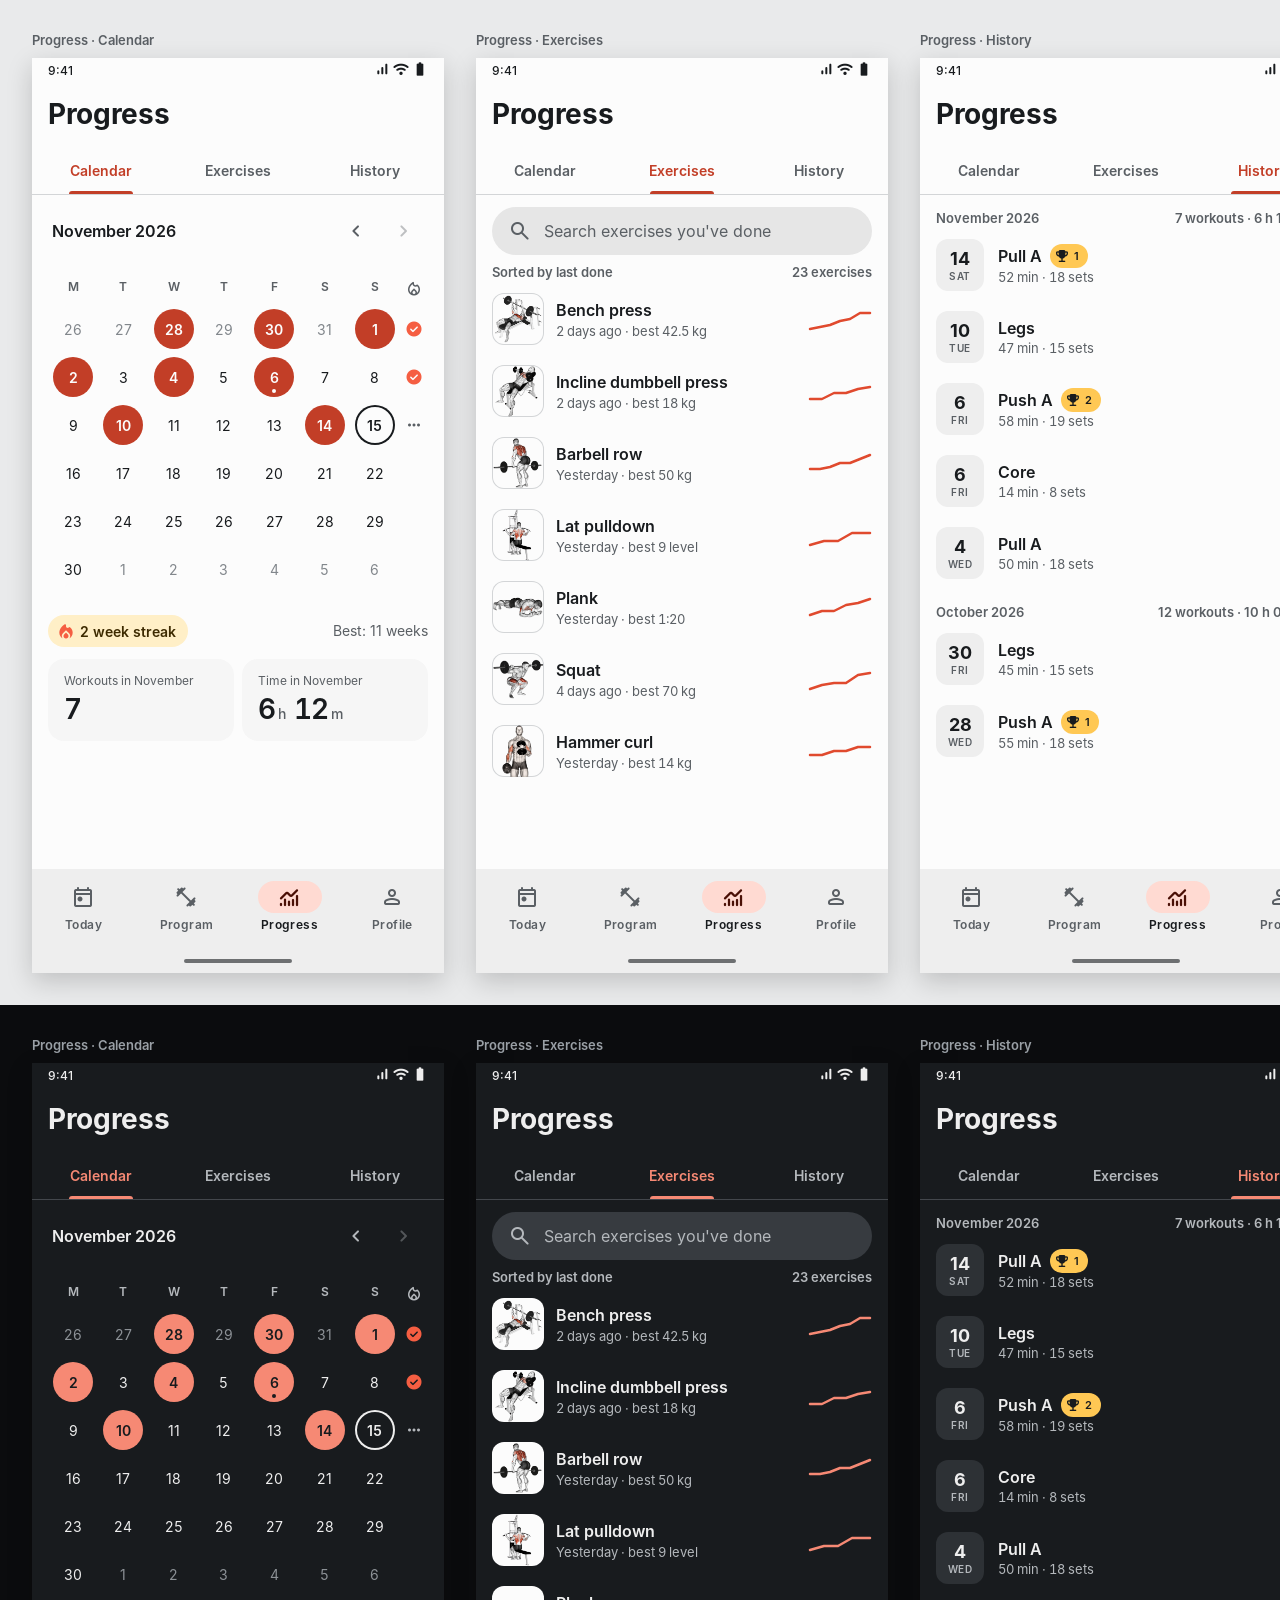
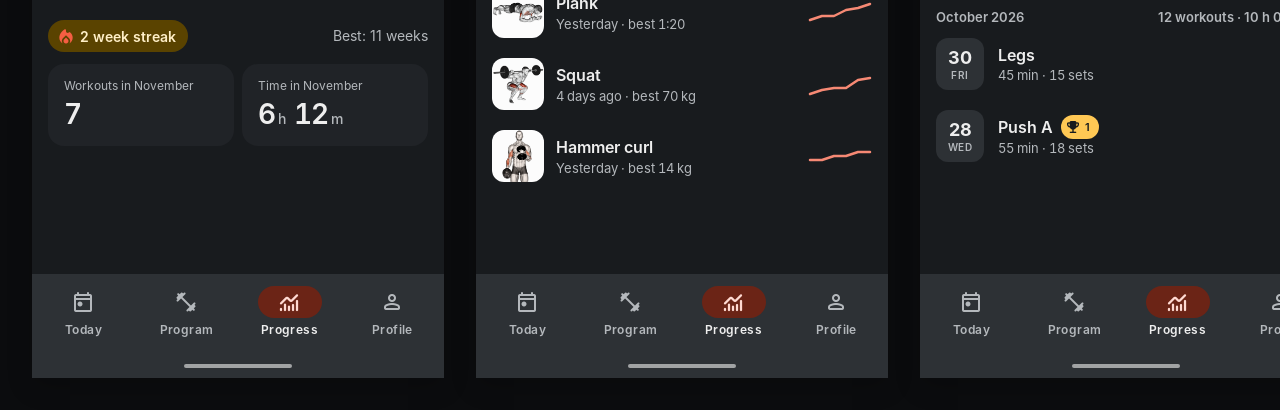
<file: design/preview/screens-progress.html>
<!DOCTYPE html>
<html lang="en">
<head>
<meta charset="utf-8">
<title>Screens · Progress</title>
<link rel="stylesheet" href="tokens.css">
<link rel="stylesheet" href="app.css">
</head>
<body>
<div class="screens review">
<template>
  <div class="shot"><div class="cap">Progress · Calendar</div>
  <div class="phone" data-shot-suffix="progress_calendar">
    <div class="statusbar"><span>9:41</span><span><span class="i">signal_cellular_alt</span> <span class="i">wifi</span> <span class="i">battery_full</span></span></div><div class="appbar"><h1 style="font:700 28px/36px Inter">Progress</h1></div><div class="tabs"><span class="on">Calendar</span><span data-go="progress_exercises" class="">Exercises</span><span data-go="progress_history" class="">History</span></div>
    <div class="content stack" style="padding-top:12px;gap:12px">
      <div class="cal-head">
      <h3>November 2026</h3>
      <button class="iconbtn"><span class="i">chevron_left</span></button>
      <button class="iconbtn" disabled style="opacity:.38"><span class="i">chevron_right</span></button>
    </div>
    <div class="cal">
      <div class="wd">M</div><div class="wd">T</div><div class="wd">W</div><div class="wd">T</div><div class="wd">F</div><div class="wd">S</div><div class="wd">S</div><div class="wd"><span class="i s18" style="vertical-align:middle">local_fire_department</span></div>
      <div class="c out"><span>26</span></div><div class="c out"><span>27</span></div><div class="c out on"><span>28</span></div><div class="c out"><span>29</span></div><div class="c out on"><span>30</span></div><div class="c out"><span>31</span></div><div class="c on"><span>1</span></div><div class="wk"><span class="i fill">check_circle</span></div>
      <div class="c on"><span>2</span></div><div class="c "><span>3</span></div><div class="c on"><span>4</span></div><div class="c "><span>5</span></div><div class="c on two"><span>6</span></div><div class="c "><span>7</span></div><div class="c "><span>8</span></div><div class="wk"><span class="i fill">check_circle</span></div>
      <div class="c "><span>9</span></div><div class="c on"><span>10</span></div><div class="c "><span>11</span></div><div class="c "><span>12</span></div><div class="c "><span>13</span></div><div class="c on"><span>14</span></div><div class="c today"><span>15</span></div><div class="wk miss"><span class="i" style="color:var(--con-surface-variant)">more_horiz</span></div>
      <div class="c "><span>16</span></div><div class="c "><span>17</span></div><div class="c "><span>18</span></div><div class="c "><span>19</span></div><div class="c "><span>20</span></div><div class="c "><span>21</span></div><div class="c "><span>22</span></div><div class="wk"></div>
      <div class="c "><span>23</span></div><div class="c "><span>24</span></div><div class="c "><span>25</span></div><div class="c "><span>26</span></div><div class="c "><span>27</span></div><div class="c "><span>28</span></div><div class="c "><span>29</span></div><div class="wk"></div>
      <div class="c "><span>30</span></div><div class="c out"><span>1</span></div><div class="c out"><span>2</span></div><div class="c out"><span>3</span></div><div class="c out"><span>4</span></div><div class="c out"><span>5</span></div><div class="c out"><span>6</span></div><div class="wk"></div>
    </div>
    <div class="hrow" style="margin-top:12px;justify-content:space-between">
      <span class="streak"><span class="i fill">local_fire_department</span>2 week streak</span>
      <span class="meta">Best: 11 weeks</span>
    </div>
  
      <div class="tiles"><div class="tile"><div class="k">Workouts in November</div><div class="v">7</div></div><div class="tile"><div class="k">Time in November</div><div class="v">6<small>h</small> 12<small>m</small></div></div></div>
    </div><nav class="navbar">
      <a data-go="today_normal"><span class="ind"><span class="i">today</span></span>Today</a>
      <a data-go="program_default"><span class="ind"><span class="i">fitness_center</span></span>Program</a>
      <a class="on" data-go="progress_calendar"><span class="ind"><span class="i">monitoring</span></span>Progress</a>
      <a data-go="profile_default"><span class="ind"><span class="i">person</span></span>Profile</a>
    </nav>
    <div class="gesturebar" style="background:var(--csurface-container)"></div>
  </div></div>
  <div class="shot"><div class="cap">Progress · Exercises</div>
  <div class="phone" data-shot-suffix="progress_exercises">
    <div class="statusbar"><span>9:41</span><span><span class="i">signal_cellular_alt</span> <span class="i">wifi</span> <span class="i">battery_full</span></span></div><div class="appbar"><h1 style="font:700 28px/36px Inter">Progress</h1></div><div class="tabs"><span data-go="progress_calendar" class="">Calendar</span><span class="on">Exercises</span><span data-go="progress_history" class="">History</span></div>
    <div class="content" style="padding-top:12px">
      <div class="search" style="height:48px;margin-bottom:4px"><span class="i">search</span><span class="grow">Search exercises you've done</span></div>
      <div class="month-h" style="margin-top:8px">Sorted by last done<span>23 exercises</span></div>
      <div data-go="exercise-progress_default" class="ex-row" style="min-height:72px"><div class="well" style="width:52px;height:52px"><img src="assets/img/bench_press.png" alt=""></div><div class="body"><div class="name">Bench press</div><div class="last" style="font-size:13px;line-height:18px">2 days ago · best 42.5 kg</div></div><svg width="64" height="28" viewBox="0 0 64 28"><polyline points="2,24 12,22 22,20 32,16 42,14 52,8 62,8" fill="none" stroke="var(--cchart1)" stroke-width="2.5" stroke-linejoin="round" stroke-linecap="round"/></svg></div><div class="ex-row" style="min-height:72px"><div class="well" style="width:52px;height:52px"><img src="assets/img/incline_dumbbell_press.png" alt=""></div><div class="body"><div class="name">Incline dumbbell press</div><div class="last" style="font-size:13px;line-height:18px">2 days ago · best 18 kg</div></div><svg width="64" height="28" viewBox="0 0 64 28"><polyline points="2,22 14,22 26,16 38,16 50,12 62,10" fill="none" stroke="var(--cchart1)" stroke-width="2.5" stroke-linejoin="round" stroke-linecap="round"/></svg></div><div class="ex-row" style="min-height:72px"><div class="well" style="width:52px;height:52px"><img src="assets/img/barbell_row.png" alt=""></div><div class="body"><div class="name">Barbell row</div><div class="last" style="font-size:13px;line-height:18px">Yesterday · best 50 kg</div></div><svg width="64" height="28" viewBox="0 0 64 28"><polyline points="2,20 12,20 22,18 32,14 42,14 52,10 62,6" fill="none" stroke="var(--cchart1)" stroke-width="2.5" stroke-linejoin="round" stroke-linecap="round"/></svg></div><div class="ex-row" style="min-height:72px"><div class="well" style="width:52px;height:52px"><img src="assets/img/lat_pulldown.png" alt=""></div><div class="body"><div class="name">Lat pulldown</div><div class="last" style="font-size:13px;line-height:18px">Yesterday · best 9 level</div></div><svg width="64" height="28" viewBox="0 0 64 28"><polyline points="2,24 16,20 30,20 44,12 62,12" fill="none" stroke="var(--cchart1)" stroke-width="2.5" stroke-linejoin="round" stroke-linecap="round"/></svg></div><div class="ex-row" style="min-height:72px"><div class="well" style="width:52px;height:52px"><img src="assets/img/plank.png" alt=""></div><div class="body"><div class="name">Plank</div><div class="last" style="font-size:13px;line-height:18px">Yesterday · best 1:20</div></div><svg width="64" height="28" viewBox="0 0 64 28"><polyline points="2,22 14,18 26,18 38,12 50,10 62,6" fill="none" stroke="var(--cchart1)" stroke-width="2.5" stroke-linejoin="round" stroke-linecap="round"/></svg></div><div class="ex-row" style="min-height:72px"><div class="well" style="width:52px;height:52px"><img src="assets/img/squat.png" alt=""></div><div class="body"><div class="name">Squat</div><div class="last" style="font-size:13px;line-height:18px">4 days ago · best 70 kg</div></div><svg width="64" height="28" viewBox="0 0 64 28"><polyline points="2,24 14,20 26,18 38,18 50,10 62,8" fill="none" stroke="var(--cchart1)" stroke-width="2.5" stroke-linejoin="round" stroke-linecap="round"/></svg></div><div class="ex-row" style="min-height:72px"><div class="well" style="width:52px;height:52px"><img src="assets/img/hammer_curl.png" alt=""></div><div class="body"><div class="name">Hammer curl</div><div class="last" style="font-size:13px;line-height:18px">Yesterday · best 14 kg</div></div><svg width="64" height="28" viewBox="0 0 64 28"><polyline points="2,18 14,18 26,14 38,14 50,10 62,10" fill="none" stroke="var(--cchart1)" stroke-width="2.5" stroke-linejoin="round" stroke-linecap="round"/></svg></div>
    </div><nav class="navbar">
      <a data-go="today_normal"><span class="ind"><span class="i">today</span></span>Today</a>
      <a data-go="program_default"><span class="ind"><span class="i">fitness_center</span></span>Program</a>
      <a class="on" data-go="progress_calendar"><span class="ind"><span class="i">monitoring</span></span>Progress</a>
      <a data-go="profile_default"><span class="ind"><span class="i">person</span></span>Profile</a>
    </nav>
    <div class="gesturebar" style="background:var(--csurface-container)"></div>
  </div></div>
  <div class="shot"><div class="cap">Progress · History</div>
  <div class="phone" data-shot-suffix="progress_history">
    <div class="statusbar"><span>9:41</span><span><span class="i">signal_cellular_alt</span> <span class="i">wifi</span> <span class="i">battery_full</span></span></div><div class="appbar"><h1 style="font:700 28px/36px Inter">Progress</h1></div><div class="tabs"><span data-go="progress_calendar" class="">Calendar</span><span data-go="progress_exercises" class="">Exercises</span><span class="on">History</span></div>
    <div class="content" style="padding-top:0"><div class="month-h">November 2026<span>7 workouts · 6 h 12 min</span></div><div data-go="workout-detail_default" class="hist"><div class="date"><b>14</b><small>Sat</small></div><div class="body"><div class="t">Pull A <span class="pr-chip"><span class="i fill">trophy</span>1</span></div><div class="s">52 min · 18 sets</div></div><span class="i" style="color:var(--con-surface-variant)">chevron_right</span></div><div class="hist"><div class="date"><b>10</b><small>Tue</small></div><div class="body"><div class="t">Legs</div><div class="s">47 min · 15 sets</div></div><span class="i" style="color:var(--con-surface-variant)">chevron_right</span></div><div class="hist"><div class="date"><b>6</b><small>Fri</small></div><div class="body"><div class="t">Push A <span class="pr-chip"><span class="i fill">trophy</span>2</span></div><div class="s">58 min · 19 sets</div></div><span class="i" style="color:var(--con-surface-variant)">chevron_right</span></div><div class="hist"><div class="date"><b>6</b><small>Fri</small></div><div class="body"><div class="t">Core</div><div class="s">14 min · 8 sets</div></div><span class="i" style="color:var(--con-surface-variant)">chevron_right</span></div><div class="hist"><div class="date"><b>4</b><small>Wed</small></div><div class="body"><div class="t">Pull A</div><div class="s">50 min · 18 sets</div></div><span class="i" style="color:var(--con-surface-variant)">chevron_right</span></div><div class="month-h">October 2026<span>12 workouts · 10 h 05 min</span></div><div class="hist"><div class="date"><b>30</b><small>Fri</small></div><div class="body"><div class="t">Legs</div><div class="s">45 min · 15 sets</div></div><span class="i" style="color:var(--con-surface-variant)">chevron_right</span></div><div class="hist"><div class="date"><b>28</b><small>Wed</small></div><div class="body"><div class="t">Push A <span class="pr-chip"><span class="i fill">trophy</span>1</span></div><div class="s">55 min · 18 sets</div></div><span class="i" style="color:var(--con-surface-variant)">chevron_right</span></div></div><nav class="navbar">
      <a data-go="today_normal"><span class="ind"><span class="i">today</span></span>Today</a>
      <a data-go="program_default"><span class="ind"><span class="i">fitness_center</span></span>Program</a>
      <a class="on" data-go="progress_calendar"><span class="ind"><span class="i">monitoring</span></span>Progress</a>
      <a data-go="profile_default"><span class="ind"><span class="i">person</span></span>Profile</a>
    </nav>
    <div class="gesturebar" style="background:var(--csurface-container)"></div>
  </div></div>
  <div class="shot"><div class="cap">Exercise progress (two units)</div>
  <div class="phone" data-shot-suffix="exercise-progress_default">
    <div class="statusbar"><span>9:41</span><span><span class="i">signal_cellular_alt</span> <span class="i">wifi</span> <span class="i">battery_full</span></span></div>
    <div class="appbar back"><button data-go="progress_exercises" class="iconbtn"><span class="i">arrow_back</span></button><h1>Leg press</h1><button data-go="exercise-detail_default" class="iconbtn"><span class="i">info</span></button></div>
    <div class="content stack" style="gap:12px">
      <div class="pr-tiles">
        <div class="pr-tile" style="--c:var(--cchart1)"><div class="k"><span class="i fill">trophy</span>Heaviest · kg</div><div class="v">42.5 kg</div><div class="s">× 10 · 6 Oct</div></div>
        <div class="pr-tile" style="--c:var(--cchart2)"><div class="k"><span class="i fill">trophy</span>Heaviest · level</div><div class="v">7 level</div><div class="s">× 12 · 10 Nov</div></div>
      </div>
      <div class="chips"><span class="chip on"><span class="dot" style="background:var(--cchart1)"></span>kg</span><span class="chip on"><span class="dot" style="background:var(--cchart2)"></span>level</span></div>
      <div class="chart-card" style="position:relative"><svg class="mu-chart" data-h="190"></svg>
        <div class="range"><span>1M</span><span class="on">3M</span><span>6M</span><span>1Y</span><span>All</span></div></div>
      <div>
        <div class="overline" style="margin:4px 0 0">All sets · 14 workouts</div>
        <div class="wk-sets"><div class="h">Tue 10 Nov<span>Legs</span></div><div class="r"><span class="setpill u2 pr"><span class="u"></span>12 × 7 <span class='i fill'>trophy</span></span><span class="setpill u2 "><span class="u"></span>12 × 6</span><span class="setpill u2 "><span class="u"></span>10 × 6</span></div></div>
        <div class="wk-sets"><div class="h">Tue 27 Oct<span>Legs</span></div><div class="r"><span class="setpill u2 "><span class="u"></span>12 × 6</span><span class="setpill u2 "><span class="u"></span>12 × 6</span><span class="setpill u2 "><span class="u"></span>11 × 6</span></div></div>
        <div class="wk-sets" style="border:0"><div class="h">Thu 15 Oct<span>Legs · old gym</span></div><div class="r"><span class="setpill"><span class="u"></span>12 × 40</span><span class="setpill"><span class="u"></span>12 × 40</span><span class="setpill"><span class="u"></span>10 × 40</span></div></div>
      </div>
    </div><div class="gesturebar"></div>
  </div></div>
  <div class="shot"><div class="cap">Workout detail (editable)</div>
  <div class="phone" data-shot-suffix="workout-detail_default">
    <div class="statusbar"><span>9:41</span><span><span class="i">signal_cellular_alt</span> <span class="i">wifi</span> <span class="i">battery_full</span></span></div>
    <div class="appbar back"><button data-go="progress_history" class="iconbtn"><span class="i">arrow_back</span></button><h1>Pull A</h1><button class="iconbtn"><span class="i">more_vert</span></button></div>
    <div class="content">
      <div class="meta"><span><span class="i">event</span>Sat 14 Nov · 18:10</span><span><span class="i">schedule</span>52 min</span><span><span class="i">done_all</span>18 sets</span></div>
      <div class="card" style="margin:12px 0 4px;padding:12px 16px"><div class="hrow" style="justify-content:space-between"><div class="overline">Workout note</div><span class="i s20" style="color:var(--con-surface-variant)">edit</span></div><div class="desc" style="margin-top:2px">Grip felt weak on rows.</div></div>
      <div class="wd-ex"><div class="top"><div class="well"><img src="assets/img/lat_pulldown.png" alt=""></div><div class="name">Lat pulldown</div><button class="iconbtn"><span class="i">more_vert</span></button></div>
        <div class="wd-set"><span class="n">1</span><span class="v">12 × 8 level</span><span class="i">edit</span></div><div class="wd-set"><span class="n">2</span><span class="v">10 × 9 level <span class="pr-chip" style="margin-left:6px"><span class="i fill">trophy</span>PR</span></span><span class="i">edit</span></div><div class="wd-set"><span class="n">3</span><span class="v">9 × 9 level</span><span class="i">edit</span></div></div>
      <div class="wd-ex"><div class="top"><div class="well"><img src="assets/img/barbell_row.png" alt=""></div><div class="name">Barbell row</div><button class="iconbtn"><span class="i">more_vert</span></button></div>
        <div class="wd-set"><span class="n">1</span><span class="v">10 × 50 kg</span><span class="i">edit</span></div><div class="wd-set"><span class="n">2</span><span class="v">10 × 50 kg</span><span class="i">edit</span></div><div class="wd-set"><span class="n">3</span><span class="v">8 × 50 kg</span><span class="i">edit</span></div></div>
      <div class="wd-ex" style="border:0"><div class="top"><div class="well"><img src="assets/img/hammer_curl.png" alt=""></div><div class="name">Hammer curl</div><button class="iconbtn"><span class="i">more_vert</span></button></div>
        <div class="wd-set"><span class="n">1</span><span class="v">12 × 14 kg</span><span class="i">edit</span></div></div>
    </div><div class="gesturebar"></div>
  </div></div>
</template>
<section data-theme="light"></section>
<section data-theme="dark"></section>
</div>
<script src="review.js"></script>
<script src="chart.js"></script>
</body>
</html>
</file>
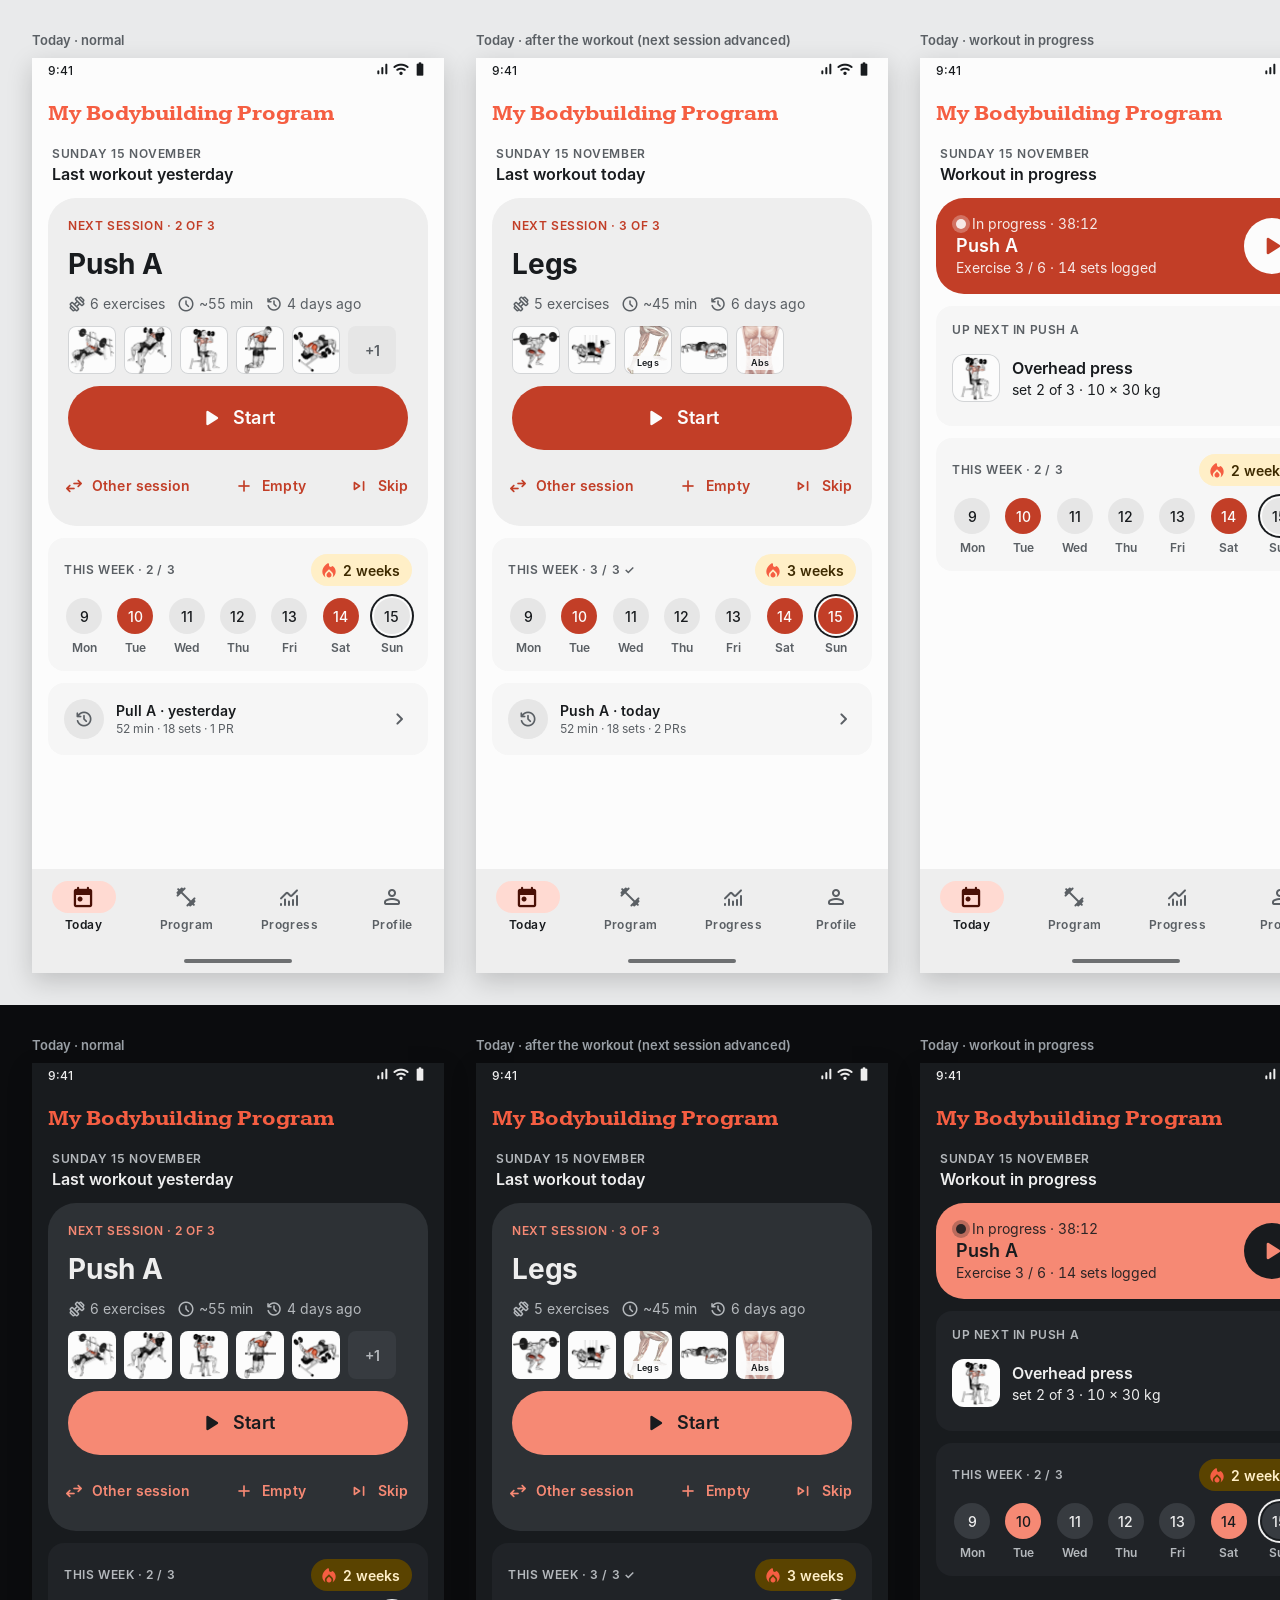
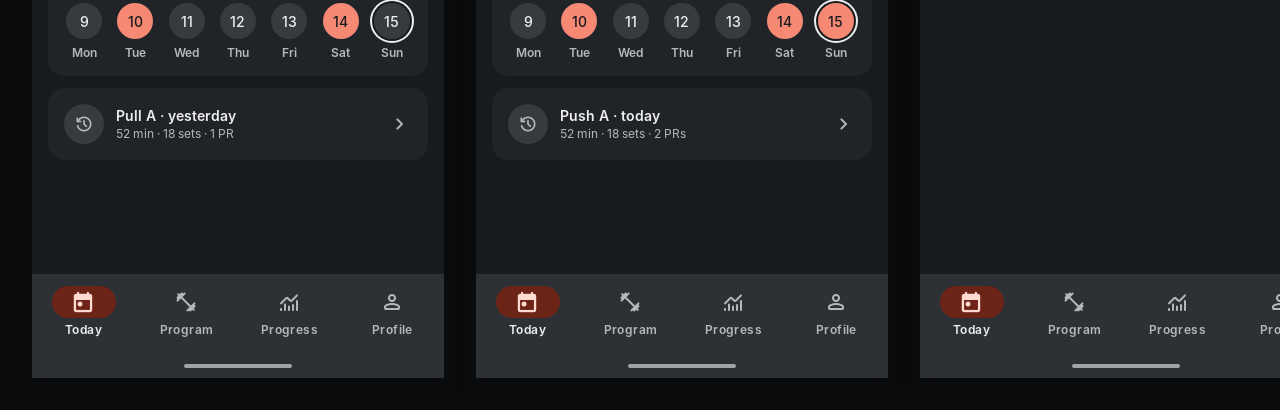
<file: design/preview/screens-today.html>
<!DOCTYPE html>
<html lang="en">
<head>
<meta charset="utf-8">
<title>Screens · Today</title>
<link rel="stylesheet" href="tokens.css">
<link rel="stylesheet" href="app.css">
</head>
<body>
<div class="screens review">
<template>
  <!-- ============ Today · normal ============ -->
  <div class="shot"><div class="cap">Today · normal</div>
  <div class="phone" data-shot-suffix="today_normal">
    <div class="statusbar"><span>9:41</span><span><span class="i">signal_cellular_alt</span> <span class="i">wifi</span> <span class="i">battery_full</span></span></div>
    <div class="appbar"><span class="logo">My Bodybuilding Program</span></div>
    <div class="content stack" style="gap:12px">
      <div class="since" style="padding:0 4px">
        <div class="body"><div class="datehead">Sunday 15 November</div><div class="t" style="font:600 16px/24px Inter">Last workout yesterday</div></div>
      </div>
      <div class="session-card">
        <div class="overline primary">Next session · 2 of 3</div>
        <h2 class="name">Push A</h2>
        <div class="meta">
          <span><span class="i">exercise</span>6 exercises</span>
          <span><span class="i">schedule</span>~55 min</span>
          <span><span class="i">history</span>4 days ago</span>
        </div>
        <div class="thumbs">
          <div class="well"><img src="assets/img/bench_press.png" alt=""></div>
          <div class="well"><img src="assets/img/incline_dumbbell_press.png" alt=""></div>
          <div class="well"><img src="assets/img/overhead_press.png" alt=""></div>
          <div class="well"><img src="assets/img/dips.png" alt=""></div>
          <div class="well"><img src="assets/img/dumbbell_fly.png" alt=""></div>
          <div class="more">+1</div>
        </div>
        <button data-go="preview_default" class="btn big filled block"><span class="i fill">play_arrow</span>Start</button>
        <div class="actions">
          <button data-go="today_pick-session" class="btn text"><span class="i">swap_horiz</span>Other session</button>
          <button class="btn text"><span class="i">add</span>Empty</button>
          <button class="btn text"><span class="i">skip_next</span>Skip</button>
        </div>
      </div>
      <div class="card">
        <div class="hrow" style="justify-content:space-between;margin-bottom:12px">
          <div class="overline">This week · 2 / 3</div>
          <span class="streak"><span class="i fill">local_fire_department</span>2 weeks</span>
        </div>
        <div class="week">
          <div class="d"><b>9</b>Mon</div><div class="d on"><b>10</b>Tue</div><div class="d"><b>11</b>Wed</div><div class="d"><b>12</b>Thu</div><div class="d"><b>13</b>Fri</div><div class="d on"><b>14</b>Sat</div><div class="d today"><b>15</b>Sun</div>
        </div>
      </div>
      <div data-go="workout-detail_default" class="card since">
        <div class="ic"><span class="i s20">history</span></div>
        <div class="body" style="flex:1"><div class="t">Pull A · yesterday</div><div class="s">52 min · 18 sets · 1 PR</div></div>
        <span class="i" style="color:var(--con-surface-variant)">chevron_right</span>
      </div>
    </div>
    <nav class="navbar">
      <a class="on" data-go="today_normal"><span class="ind"><span class="i">today</span></span>Today</a>
      <a data-go="program_default"><span class="ind"><span class="i">fitness_center</span></span>Program</a>
      <a data-go="progress_calendar"><span class="ind"><span class="i">monitoring</span></span>Progress</a>
      <a data-go="profile_default"><span class="ind"><span class="i">person</span></span>Profile</a>
    </nav>
    <div class="gesturebar" style="background:var(--csurface-container)"></div>
  </div></div>

  <!-- ============ Today · after the workout (next session advanced) ============ -->
  <div class="shot"><div class="cap">Today · after the workout (next session advanced)</div>
  <div class="phone" data-shot-suffix="today_after-workout">
    <div class="statusbar"><span>9:41</span><span><span class="i">signal_cellular_alt</span> <span class="i">wifi</span> <span class="i">battery_full</span></span></div>
    <div class="appbar"><span class="logo">My Bodybuilding Program</span></div>
    <div class="content stack" style="gap:12px">
      <div class="since" style="padding:0 4px">
        <div class="body"><div class="datehead">Sunday 15 November</div><div class="t" style="font:600 16px/24px Inter">Last workout today</div></div>
      </div>
      <div class="session-card">
        <div class="overline primary">Next session · 3 of 3</div>
        <h2 class="name">Legs</h2>
        <div class="meta">
          <span><span class="i">exercise</span>5 exercises</span>
          <span><span class="i">schedule</span>~45 min</span>
          <span><span class="i">history</span>6 days ago</span>
        </div>
        <div class="thumbs">
          <div class="well"><img src="assets/img/squat.png" alt=""></div>
          <div class="well"><img src="assets/img/leg_curl.png" alt=""></div>
          <div class="well ph" data-muscle="Legs"><img src="assets/img/placeholder_legs.png" alt=""></div>
          <div class="well"><img src="assets/img/plank.png" alt=""></div>
          <div class="well ph" data-muscle="Abs"><img src="assets/img/placeholder_abs.png" alt=""></div>
        </div>
        <button data-go="preview_default" class="btn big filled block"><span class="i fill">play_arrow</span>Start</button>
        <div class="actions">
          <button class="btn text"><span class="i">swap_horiz</span>Other session</button>
          <button class="btn text"><span class="i">add</span>Empty</button>
          <button class="btn text"><span class="i">skip_next</span>Skip</button>
        </div>
      </div>
      <div class="card">
        <div class="hrow" style="justify-content:space-between;margin-bottom:12px">
          <div class="overline">This week · 3 / 3 ✓</div>
          <span class="streak"><span class="i fill">local_fire_department</span>3 weeks</span>
        </div>
        <div class="week">
          <div class="d"><b>9</b>Mon</div><div class="d on"><b>10</b>Tue</div><div class="d"><b>11</b>Wed</div><div class="d"><b>12</b>Thu</div><div class="d"><b>13</b>Fri</div><div class="d on"><b>14</b>Sat</div><div class="d on today"><b>15</b>Sun</div>
        </div>
      </div>
      <div class="card since">
        <div class="ic"><span class="i s20">history</span></div>
        <div class="body" style="flex:1"><div class="t">Push A · today</div><div class="s">52 min · 18 sets · 2 PRs</div></div>
        <span class="i" style="color:var(--con-surface-variant)">chevron_right</span>
      </div>
    </div>
    <nav class="navbar">
      <a class="on" data-go="today_normal"><span class="ind"><span class="i">today</span></span>Today</a>
      <a data-go="program_default"><span class="ind"><span class="i">fitness_center</span></span>Program</a>
      <a data-go="progress_calendar"><span class="ind"><span class="i">monitoring</span></span>Progress</a>
      <a data-go="profile_default"><span class="ind"><span class="i">person</span></span>Profile</a>
    </nav>
    <div class="gesturebar" style="background:var(--csurface-container)"></div>
  </div></div>

  <!-- ============ Today · in progress ============ -->
  <div class="shot"><div class="cap">Today · workout in progress</div>
  <div class="phone" data-shot-suffix="today_in-progress">
    <div class="statusbar"><span>9:41</span><span><span class="i">signal_cellular_alt</span> <span class="i">wifi</span> <span class="i">battery_full</span></span></div>
    <div class="appbar"><span class="logo">My Bodybuilding Program</span></div>
    <div class="content stack" style="gap:12px">
      <div class="since" style="padding:0 4px">
        <div class="body"><div class="datehead">Sunday 15 November</div><div class="t" style="font:600 16px/24px Inter">Workout in progress</div></div>
      </div>
      <div data-go="player_reps" class="banner">
        <div class="body"><div class="s"><span class="pulse"></span>In progress · 38:12</div><div class="t">Push A</div><div class="s">Exercise 3 / 6 · 14 sets logged</div></div>
        <div class="go"><span class="i fill s32">play_arrow</span></div>
      </div>
      <div class="card">
        <div class="overline" style="margin-bottom:8px">Up next in Push A</div>
        <div class="ex-row" style="min-height:64px;padding:4px 0"><div class="well" style="width:48px;height:48px"><img src="assets/img/overhead_press.png" alt=""></div><div class="body"><div class="name">Overhead press</div><div class="plan">set 2 of 3 · 10 × 30 kg</div></div></div>
      </div>
      <div class="card">
        <div class="hrow" style="justify-content:space-between;margin-bottom:12px">
          <div class="overline">This week · 2 / 3</div>
          <span class="streak"><span class="i fill">local_fire_department</span>2 weeks</span>
        </div>
        <div class="week">
          <div class="d"><b>9</b>Mon</div><div class="d on"><b>10</b>Tue</div><div class="d"><b>11</b>Wed</div><div class="d"><b>12</b>Thu</div><div class="d"><b>13</b>Fri</div><div class="d on"><b>14</b>Sat</div><div class="d today"><b>15</b>Sun</div>
        </div>
      </div>
    </div>
    <nav class="navbar">
      <a class="on" data-go="today_normal"><span class="ind"><span class="i">today</span></span>Today</a>
      <a data-go="program_default"><span class="ind"><span class="i">fitness_center</span></span>Program</a>
      <a data-go="progress_calendar"><span class="ind"><span class="i">monitoring</span></span>Progress</a>
      <a data-go="profile_default"><span class="ind"><span class="i">person</span></span>Profile</a>
    </nav>
    <div class="gesturebar" style="background:var(--csurface-container)"></div>
  </div></div>

  <!-- ============ Today · empty program ============ -->
  <div class="shot"><div class="cap">Today · empty program (first launch)</div>
  <div class="phone" data-shot-suffix="today_empty">
    <div class="statusbar"><span>9:41</span><span><span class="i">signal_cellular_alt</span> <span class="i">wifi</span> <span class="i">battery_full</span></span></div>
    <div class="appbar"><span class="logo">My Bodybuilding Program</span></div>
    <div class="content" style="display:flex;flex-direction:column;justify-content:center;padding-bottom:64px">
      <div class="empty">
        <div class="ei"><span class="i s40">fitness_center</span></div>
        <h3 style="font-size:24px;line-height:32px">Welcome!</h3>
        <p>Your program is a loop of sessions. Create the first one and this screen will always tell you what's next.</p>
        <button data-go="session-editor_default" class="btn big filled"><span class="i">add</span>Create your first session</button>
      </div>
    </div>
    <nav class="navbar">
      <a class="on" data-go="today_normal"><span class="ind"><span class="i">today</span></span>Today</a>
      <a data-go="program_default"><span class="ind"><span class="i">fitness_center</span></span>Program</a>
      <a data-go="progress_calendar"><span class="ind"><span class="i">monitoring</span></span>Progress</a>
      <a data-go="profile_default"><span class="ind"><span class="i">person</span></span>Profile</a>
    </nav>
    <div class="gesturebar" style="background:var(--csurface-container)"></div>
  </div></div>

  <!-- ============ Today · pick another session ============ -->
  <div class="shot"><div class="cap">Today · pick another session (sheet)</div>
  <div class="phone" data-shot-suffix="today_pick-session">
    <div class="statusbar"><span>9:41</span><span><span class="i">signal_cellular_alt</span> <span class="i">wifi</span> <span class="i">battery_full</span></span></div>
    <div class="appbar"><span class="logo">My Bodybuilding Program</span></div>
    <div class="content stack" style="gap:12px">
      <div class="since" style="padding:0 4px"><div class="body"><div class="datehead">Sunday 15 November</div><div class="t" style="font:600 16px/24px Inter">Last workout yesterday</div></div></div>
      <div class="session-card" style="height:420px"><div class="overline primary">Next session · 2 of 3</div><h2 class="name">Push A</h2></div>
    </div>
    <div data-go="today_normal" class="scrim-over"></div>
    <div class="bottom sheet" style="padding-bottom:40px">
      <div class="grab"></div>
      <h2>Start another session</h2>
      <p class="spec-n" style="margin:-6px 0 12px">The next session becomes the one after the one you do.</p>
      <div class="stack" style="gap:8px">
        <div class="session-row"><div class="num" style="margin-left:12px">1</div><div class="body"><div class="title">Pull A</div><div class="meta">6 exercises · ~50 min · yesterday</div></div><button class="iconbtn"><span class="i">play_circle</span></button></div>
        <div data-go="preview_default" class="session-row next"><div class="num" style="margin-left:12px">2</div><div class="body"><div class="title">Push A <span class="badge">Next</span></div><div class="meta">6 exercises · ~55 min · 4 days ago</div></div><button class="iconbtn"><span class="i">play_circle</span></button></div>
        <div class="session-row"><div class="num" style="margin-left:12px">3</div><div class="body"><div class="title">Legs</div><div class="meta">5 exercises · ~45 min · 6 days ago</div></div><button class="iconbtn"><span class="i">play_circle</span></button></div>
      </div>
    </div>
  </div></div>
</template>
<section data-theme="light"></section>
<section data-theme="dark"></section>
</div>
<script src="review.js"></script>
</body>
</html>
</file>
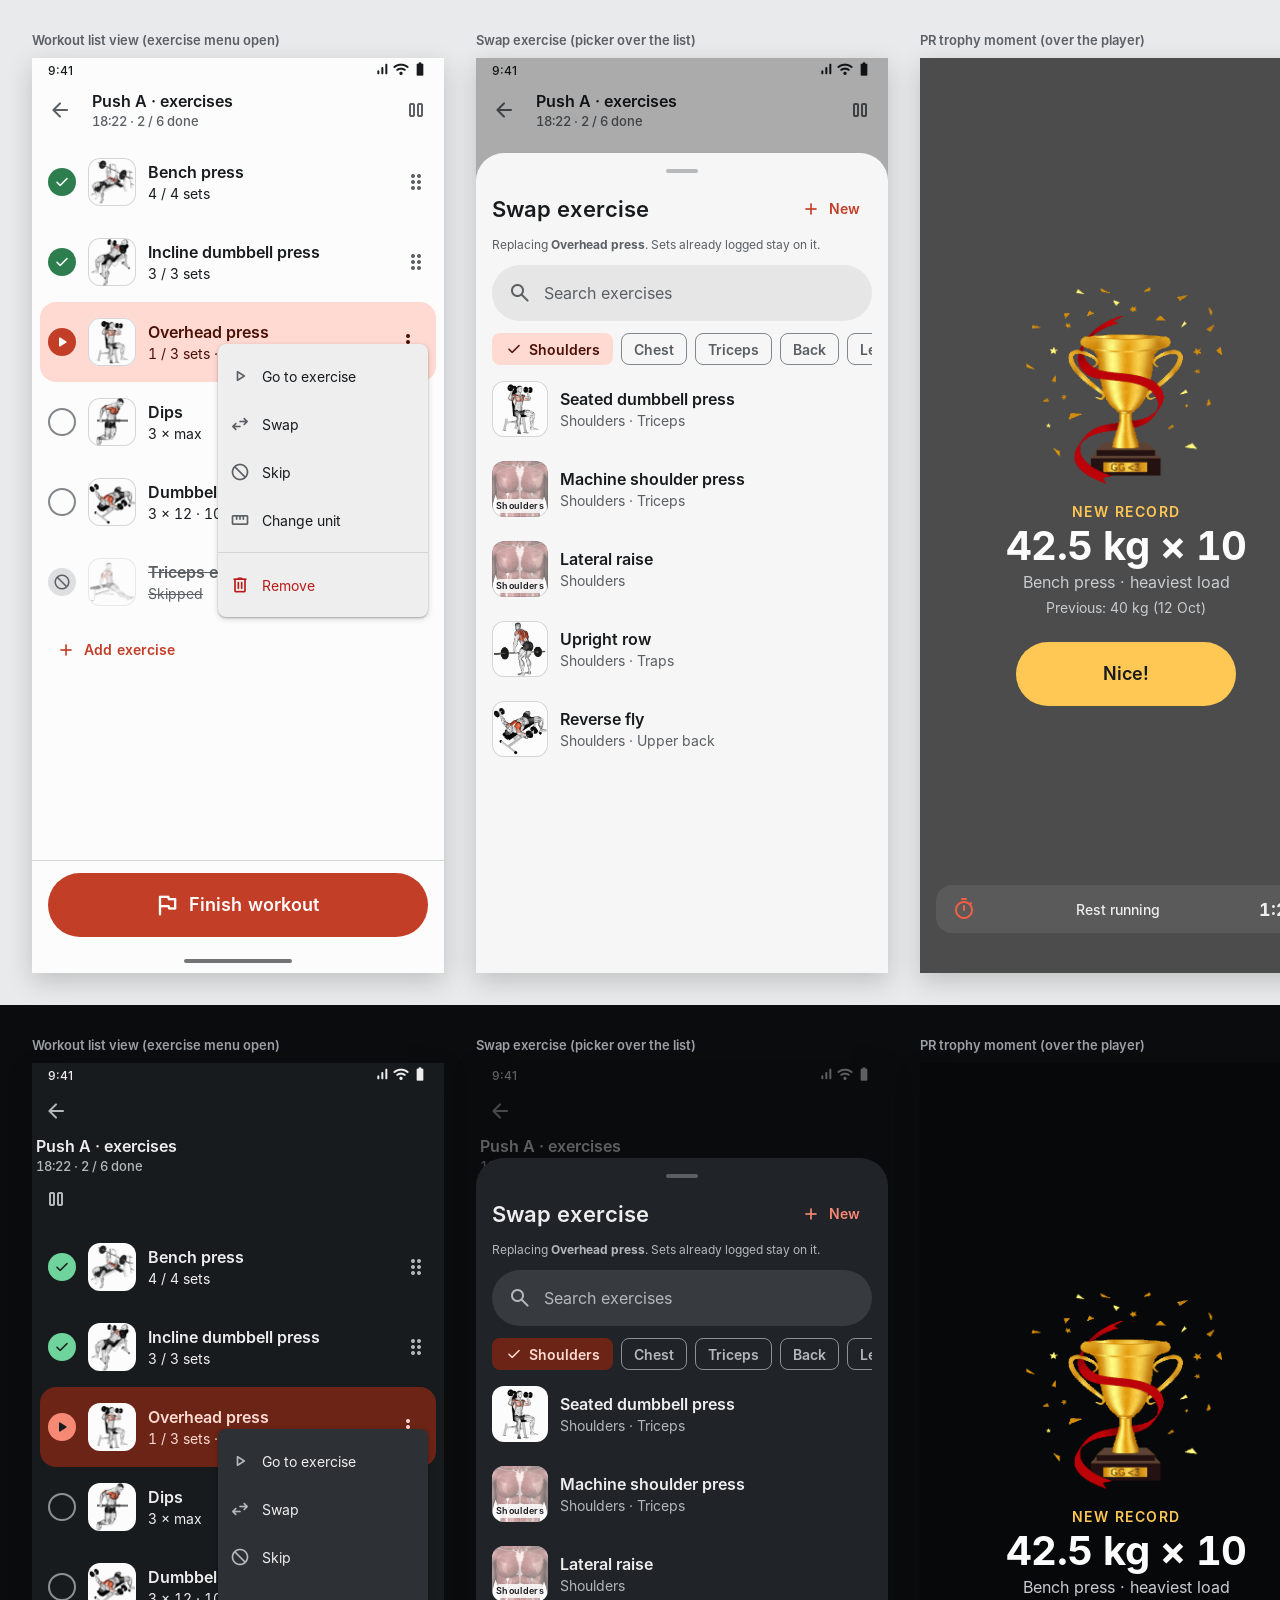
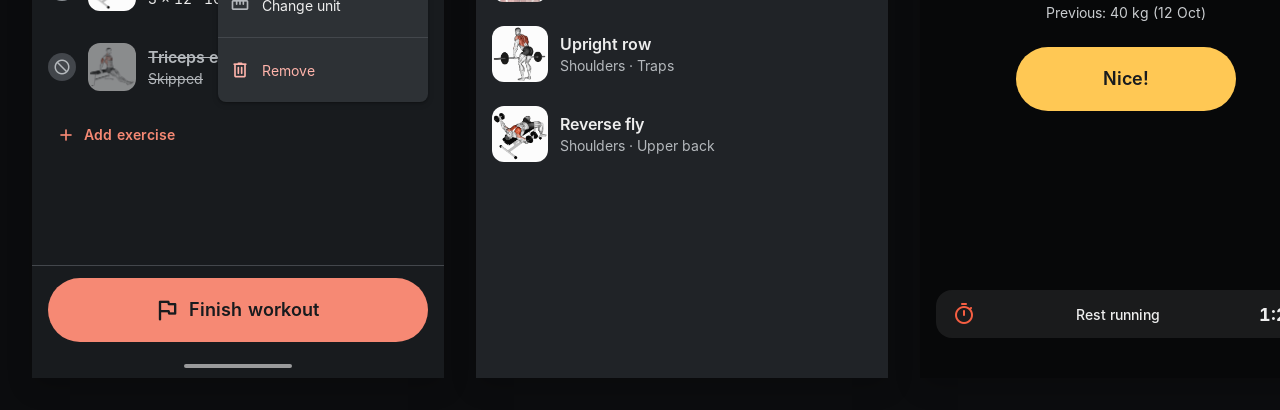
<file: design/preview/screens-workout-2.html>
<!DOCTYPE html>
<html lang="en">
<head>
<meta charset="utf-8">
<title>Screens · Workout: list view, swap, trophy, pause, summary</title>
<link rel="stylesheet" href="tokens.css">
<link rel="stylesheet" href="app.css">
</head>
<body>
<div class="screens review">
<template>
  <!-- ============ List view ============ -->
  <div class="shot"><div class="cap">Workout list view (exercise menu open)</div>
  <div class="phone" data-shot-suffix="workout-list_default">
    <div class="statusbar"><span>9:41</span><span><span class="i">signal_cellular_alt</span> <span class="i">wifi</span> <span class="i">battery_full</span></span></div>
    <div class="p-head"><button data-go="player_resting" class="iconbtn"><span class="i">arrow_back</span></button><div class="mid"><div class="t">Push A · exercises</div><div class="s">18:22 · 2 / 6 done</div></div><button class="iconbtn"><span class="i">pause</span></button></div>
    <div class="content" style="padding-top:4px;position:relative">
      <div class="ex-row"><div class="status done"><span class="i s18">check</span></div><div class="well" style="width:48px;height:48px"><img src="assets/img/bench_press.png" alt=""></div><div class="body"><div class="name">Bench press</div><div class="plan">4 / 4 sets</div></div><span class="i handle">drag_indicator</span></div>
      <div class="ex-row"><div class="status done"><span class="i s18">check</span></div><div class="well" style="width:48px;height:48px"><img src="assets/img/incline_dumbbell_press.png" alt=""></div><div class="body"><div class="name">Incline dumbbell press</div><div class="plan">3 / 3 sets</div></div><span class="i handle">drag_indicator</span></div>
      <div class="ex-row current"><div class="status now"><span class="i s18 fill">play_arrow</span></div><div class="well" style="width:48px;height:48px"><img src="assets/img/overhead_press.png" alt=""></div><div class="body"><div class="name">Overhead press</div><div class="plan">1 / 3 sets · in progress</div></div><button class="iconbtn" style="color:inherit"><span class="i">more_vert</span></button></div>
      <div class="ex-row"><div class="status todo"></div><div class="well" style="width:48px;height:48px"><img src="assets/img/dips.png" alt=""></div><div class="body"><div class="name">Dips</div><div class="plan">3 × max</div></div><span class="i handle">drag_indicator</span></div>
      <div class="ex-row"><div class="status todo"></div><div class="well" style="width:48px;height:48px"><img src="assets/img/dumbbell_fly.png" alt=""></div><div class="body"><div class="name">Dumbbell fly</div><div class="plan">3 × 12 · 10 kg</div></div><span class="i handle">drag_indicator</span></div>
      <div class="ex-row skipped"><div class="status skip"><span class="i s18">block</span></div><div class="well" style="width:48px;height:48px"><img src="assets/img/triceps_extension.png" alt=""></div><div class="body"><div class="name">Triceps extension</div><div class="plan">Skipped</div></div><span class="i handle">drag_indicator</span></div>
      <button class="btn text" style="margin-top:4px"><span class="i">add</span>Add exercise</button>
      <div class="menu" style="position:absolute;right:16px;top:206px;width:210px">
        <div class="it"><span class="i">play_arrow</span>Go to exercise</div>
        <div data-go="workout-list_swap" class="it"><span class="i">swap_horiz</span>Swap</div>
        <div class="it"><span class="i">block</span>Skip</div>
        <div class="it"><span class="i">straighten</span>Change unit</div>
        <div class="sep"></div>
        <div class="it" style="color:var(--cerror)"><span class="i" style="color:var(--cerror)">delete</span>Remove</div>
      </div>
    </div>
    <div class="actionbar"><button data-go="summary_update-prompt" class="btn big filled block"><span class="i">flag</span>Finish workout</button></div>
    <div class="gesturebar"></div>
  </div></div>

  <!-- ============ Swap sheet ============ -->
  <div class="shot"><div class="cap">Swap exercise (picker over the list)</div>
  <div class="phone" data-shot-suffix="workout-list_swap">
    <div class="statusbar"><span>9:41</span><span><span class="i">signal_cellular_alt</span> <span class="i">wifi</span> <span class="i">battery_full</span></span></div>
    <div class="p-head"><button class="iconbtn"><span class="i">arrow_back</span></button><div class="mid"><div class="t">Push A · exercises</div><div class="s">18:22 · 2 / 6 done</div></div><button class="iconbtn"><span class="i">pause</span></button></div>
    <div data-go="workout-list_default" class="scrim-over"></div>
    <div class="bottom sheet" style="height:820px">
      <div class="grab"></div>
      <div class="hrow" style="justify-content:space-between;margin-bottom:4px"><h2 style="margin:0">Swap exercise</h2><button class="btn text"><span class="i">add</span>New</button></div>
      <p class="spec-n" style="margin:0 0 12px">Replacing <b>Overhead press</b>. Sets already logged stay on it.</p>
      <div class="search"><span class="i">search</span><span class="grow">Search exercises</span></div>
      <div class="chips" style="margin:12px 0 4px;flex-wrap:nowrap;overflow:hidden">
        <span class="chip on"><span class="i">check</span>Shoulders</span><span class="chip">Chest</span><span class="chip">Triceps</span><span class="chip">Back</span><span class="chip">Legs</span>
      </div>
      <div data-go="workout-list_default" class="ex-row"><div class="well" style="width:56px;height:56px"><img src="assets/img/overhead_press.png" alt=""></div><div class="body"><div class="name">Seated dumbbell press</div><div class="last" style="font-size:14px;line-height:20px">Shoulders · Triceps</div></div></div>
      <div class="ex-row"><div class="well ph" data-muscle="Shoulders" style="width:56px;height:56px"><img src="assets/img/placeholder_chest.png" alt=""></div><div class="body"><div class="name">Machine shoulder press</div><div class="last" style="font-size:14px;line-height:20px">Shoulders · Triceps</div></div></div>
      <div class="ex-row"><div class="well ph" data-muscle="Shoulders" style="width:56px;height:56px"><img src="assets/img/placeholder_chest.png" alt=""></div><div class="body"><div class="name">Lateral raise</div><div class="last" style="font-size:14px;line-height:20px">Shoulders</div></div></div>
      <div class="ex-row"><div class="well" style="width:56px;height:56px"><img src="assets/img/barbell_row.png" alt=""></div><div class="body"><div class="name">Upright row</div><div class="last" style="font-size:14px;line-height:20px">Shoulders · Traps</div></div></div>
      <div class="ex-row"><div class="well" style="width:56px;height:56px"><img src="assets/img/dumbbell_fly.png" alt=""></div><div class="body"><div class="name">Reverse fly</div><div class="last" style="font-size:14px;line-height:20px">Shoulders · Upper back</div></div></div>
    </div>
  </div></div>

  <!-- ============ Trophy over the player ============ -->
  <div class="shot"><div class="cap">PR trophy moment (over the player)</div>
  <div class="phone" data-shot-suffix="player_trophy">
    <div class="trophy" style="position:absolute;inset:0;justify-content:center;padding-bottom:80px">
      <img src="assets/img/trophy.png" alt="" style="width:260px">
      <div class="k">New record</div>
      <div class="v">42.5 kg × 10</div>
      <div class="s">Bench press · heaviest load</div>
      <div class="was">Previous: 40 kg (12 Oct)</div>
      <button data-go="player_resting" class="btn big filled" style="background:var(--ctrophy);color:#181B1E;min-width:220px">Nice!</button>
      <div style="position:absolute;left:16px;right:16px;bottom:40px;display:flex;align-items:center;gap:12px;background:rgba(255,255,255,.08);border-radius:16px;padding:12px 16px;color:#EEEEEE;font:500 14px Inter">
        <span class="i" style="color:var(--cbrand)">timer</span><span style="flex:1">Rest running</span><b style="font-variant-numeric:tabular-nums;font-size:18px">1:24</b>
      </div>
    </div>
  </div></div>

  <!-- ============ Paused ============ -->
  <div class="shot"><div class="cap">Player · paused</div>
  <div class="phone" data-shot-suffix="player_paused">
    <div class="statusbar"><span>9:41</span><span><span class="i">signal_cellular_alt</span> <span class="i">wifi</span> <span class="i">battery_full</span></span></div>
    <div class="p-head"><button class="iconbtn"><span class="i">close</span></button><div class="mid"><div class="t">Push A</div><div class="s">18:22 · ~38 min left</div></div><button class="iconbtn"><span class="i">pause</span></button><button class="iconbtn"><span class="i">view_list</span></button></div>
    <div class="content"><div class="p-ex"><div class="well"><img src="assets/img/overhead_press.png" alt=""></div><div class="body"><div class="k">Exercise 3 / 6</div><h2>Overhead press</h2></div></div></div>
    <div class="paused">
      <div class="ic"><span class="i s40 fill">pause</span></div>
      <div class="k">Paused</div>
      <div class="clock">18:22</div>
      <div class="s">Workout clock and rest timer are frozen.<br>Overhead press · set 2 of 3 next</div>
      <button data-go="player_reps" class="btn big filled" style="min-width:240px"><span class="i fill">play_arrow</span>Resume</button>
      <div class="hrow" style="justify-content:center;margin-top:8px">
        <button class="btn text"><span class="i">flag</span>Finish</button>
        <button class="btn text danger">Discard</button>
      </div>
    </div>
  </div></div>

  <!-- ============ Summary + update prompt ============ -->
  <div class="shot"><div class="cap">Summary · update-program prompt</div>
  <div class="phone" data-shot-suffix="summary_update-prompt">
    <div class="statusbar"><span>9:41</span><span><span class="i">signal_cellular_alt</span> <span class="i">wifi</span> <span class="i">battery_full</span></span></div>
    <div class="content" style="padding-top:24px">
      <div class="sum-hero"><div class="k">Workout complete</div><h2>Push A</h2><div class="s">Sunday 15 Nov · 18:04 – 19:01</div></div>
    </div>
    <div class="scrim-over" style="display:flex;align-items:center;justify-content:center;padding:24px">
      <div class="dialog" style="position:relative">
        <h2>Update the program?</h2>
        <p style="margin-bottom:12px">You changed Push A during this workout:</p>
        <ul class="changes">
          <li><span class="i">swap_horiz</span>Overhead press → Seated dumbbell press</li>
          <li><span class="i">block</span>Skipped Triceps extension (kept in the program)</li>
          <li><span class="i">edit</span>Bench press: 40 → 42.5 kg</li>
        </ul>
        <div class="acts"><button data-go="summary_default" class="btn text">No, keep it</button><button data-go="summary_default" class="btn filled">Update</button></div>
      </div>
    </div>
  </div></div>

  <!-- ============ Summary ============ -->
  <div class="shot"><div class="cap">Workout summary</div>
  <div class="phone" data-shot-suffix="summary_default">
    <div class="statusbar"><span>9:41</span><span><span class="i">signal_cellular_alt</span> <span class="i">wifi</span> <span class="i">battery_full</span></span></div>
    <div class="content stack" style="padding-top:24px;gap:16px">
      <div class="sum-hero" style="padding-bottom:0"><div class="k">Workout complete</div><h2>Push A</h2><div class="s">Sunday 15 Nov · 18:04 – 19:01</div></div>
      <div class="tiles three">
        <div class="tile"><div class="k">Duration</div><div class="v">52:10</div></div>
        <div class="tile"><div class="k">Sets</div><div class="v">18</div></div>
        <div class="tile"><div class="k">Exercises</div><div class="v">5 / 6</div></div>
      </div>
      <div class="overline">New records · 2</div>
      <div class="pr-list">
        <div class="pr-item"><div class="ic"><span class="i fill s20">trophy</span></div><div class="body"><div class="t">Bench press · heaviest load</div><div class="s">42.5 kg × 10 · was 40 kg</div></div></div>
        <div class="pr-item"><div class="ic"><span class="i fill s20">trophy</span></div><div class="body"><div class="t">Dips · most reps</div><div class="s">16 reps · was 14</div></div></div>
      </div>
      <div class="textarea" style="margin-top:8px"><label>Workout note</label>Felt strong, shoulder OK.</div>
      <div class="info-line"><span class="i">skip_next</span>Next session: <b style="color:var(--con-surface)">Legs</b></div>
    </div>
    <div class="actionbar"><button data-go="today_after-workout" class="btn big filled block"><span class="i">check</span>Done</button></div>
    <div class="gesturebar"></div>
  </div></div>
</template>
<section data-theme="light"></section>
<section data-theme="dark"></section>
</div>
<script src="review.js"></script>
</body>
</html>
</file>
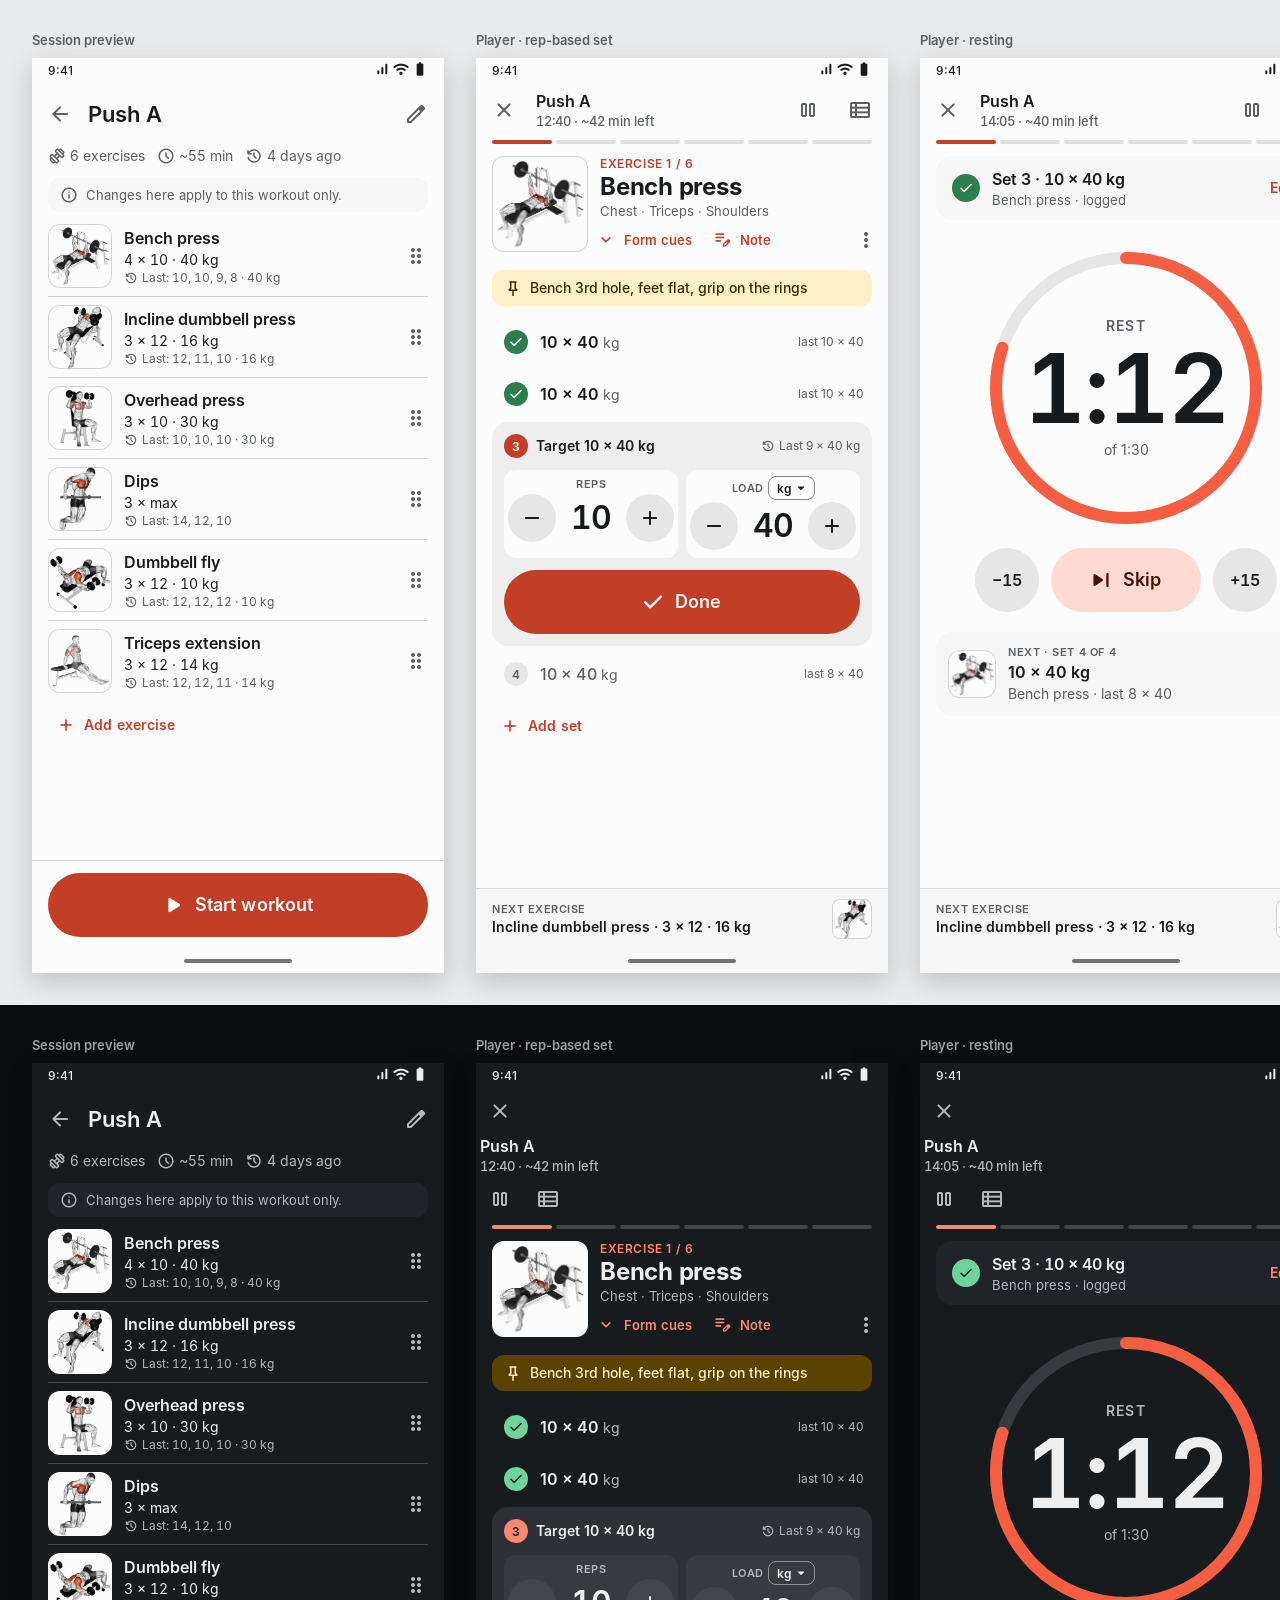
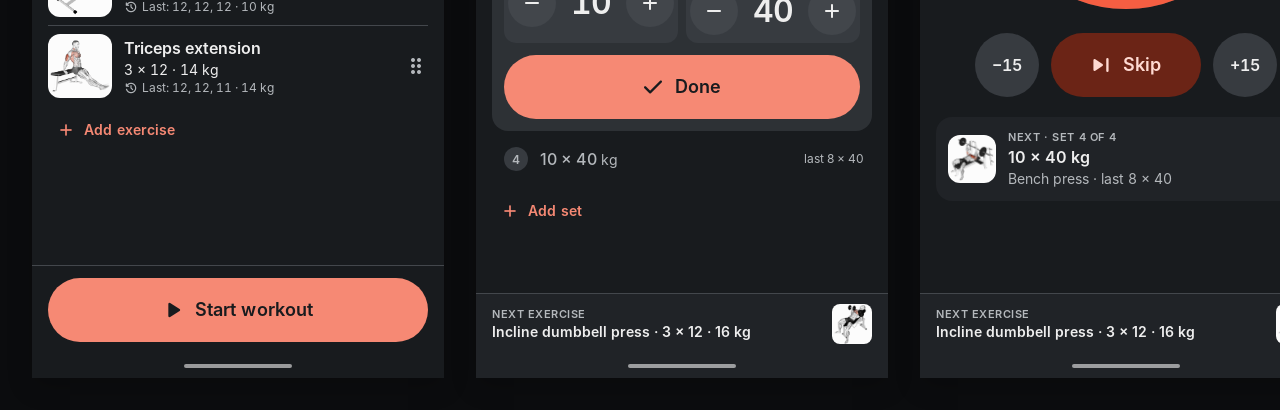
<file: design/preview/screens-workout.html>
<!DOCTYPE html>
<html lang="en">
<head>
<meta charset="utf-8">
<title>Screens · Workout: preview and player</title>
<link rel="stylesheet" href="tokens.css">
<link rel="stylesheet" href="app.css">
</head>
<body>
<div class="screens review">
<template>
  <!-- ============ Session preview ============ -->
  <div class="shot"><div class="cap">Session preview</div>
  <div class="phone" data-shot-suffix="preview_default">
    <div class="statusbar"><span>9:41</span><span><span class="i">signal_cellular_alt</span> <span class="i">wifi</span> <span class="i">battery_full</span></span></div>
    <div class="appbar back"><button data-go="today_normal" class="iconbtn"><span class="i">arrow_back</span></button><h1>Push A</h1><button class="iconbtn"><span class="i">edit</span></button></div>
    <div class="content" style="padding-top:0">
      <div class="meta" style="margin:0 0 12px"><span><span class="i">exercise</span>6 exercises</span><span><span class="i">schedule</span>~55 min</span><span><span class="i">history</span>4 days ago</span></div>
      <div class="info-line" style="margin-bottom:4px"><span class="i">info</span>Changes here apply to this workout only.</div>
      <div class="ex-row"><div class="well"><img src="assets/img/bench_press.png" alt=""></div><div class="body"><div class="name">Bench press</div><div class="plan">4 × 10 · 40 kg</div><div class="last"><span class="i">history</span>Last: 10, 10, 9, 8 · 40 kg</div></div><span class="i handle">drag_indicator</span></div>
      <div class="divider"></div>
      <div class="ex-row"><div class="well"><img src="assets/img/incline_dumbbell_press.png" alt=""></div><div class="body"><div class="name">Incline dumbbell press</div><div class="plan">3 × 12 · 16 kg</div><div class="last"><span class="i">history</span>Last: 12, 11, 10 · 16 kg</div></div><span class="i handle">drag_indicator</span></div>
      <div class="divider"></div>
      <div class="ex-row"><div class="well"><img src="assets/img/overhead_press.png" alt=""></div><div class="body"><div class="name">Overhead press</div><div class="plan">3 × 10 · 30 kg</div><div class="last"><span class="i">history</span>Last: 10, 10, 10 · 30 kg</div></div><span class="i handle">drag_indicator</span></div>
      <div class="divider"></div>
      <div class="ex-row"><div class="well"><img src="assets/img/dips.png" alt=""></div><div class="body"><div class="name">Dips</div><div class="plan">3 × max</div><div class="last"><span class="i">history</span>Last: 14, 12, 10</div></div><span class="i handle">drag_indicator</span></div>
      <div class="divider"></div>
      <div class="ex-row"><div class="well"><img src="assets/img/dumbbell_fly.png" alt=""></div><div class="body"><div class="name">Dumbbell fly</div><div class="plan">3 × 12 · 10 kg</div><div class="last"><span class="i">history</span>Last: 12, 12, 12 · 10 kg</div></div><span class="i handle">drag_indicator</span></div>
      <div class="divider"></div>
      <div class="ex-row"><div class="well"><img src="assets/img/triceps_extension.png" alt=""></div><div class="body"><div class="name">Triceps extension</div><div class="plan">3 × 12 · 14 kg</div><div class="last"><span class="i">history</span>Last: 12, 12, 11 · 14 kg</div></div><span class="i handle">drag_indicator</span></div>
      <button class="btn text"><span class="i">add</span>Add exercise</button>
    </div>
    <div class="actionbar"><button data-go="player_reps" class="btn big filled block"><span class="i fill">play_arrow</span>Start workout</button></div>
    <div class="gesturebar"></div>
  </div></div>

  <!-- ============ Player · rep-based ============ -->
  <div class="shot"><div class="cap">Player · rep-based set</div>
  <div class="phone" data-shot-suffix="player_reps">
    <div class="statusbar"><span>9:41</span><span><span class="i">signal_cellular_alt</span> <span class="i">wifi</span> <span class="i">battery_full</span></span></div>
    <div class="p-head"><button class="iconbtn"><span class="i">close</span></button><div class="mid"><div class="t">Push A</div><div class="s">12:40 · ~42 min left</div></div><button data-go="player_paused" class="iconbtn"><span class="i">pause</span></button><button data-go="workout-list_default" class="iconbtn"><span class="i">view_list</span></button></div>
    <div class="p-prog"><i class="now"></i><i></i><i></i><i></i><i></i><i></i></div>
    <div class="content stack" style="gap:12px">
      <div class="p-ex">
        <div class="well"><img src="assets/img/bench_press.png" alt=""></div>
        <div class="body">
          <div class="k">Exercise 1 / 6</div>
          <h2>Bench press</h2>
          <div class="mus">Chest · Triceps · Shoulders</div>
          <div class="acts"><button class="btn text"><span class="i">expand_more</span>Form cues</button><button class="btn text"><span class="i">edit_note</span>Note</button><button class="iconbtn" style="width:36px;height:36px;margin-left:auto"><span class="i">more_vert</span></button></div>
        </div>
      </div>
      <div class="note-chip"><span class="i">push_pin</span>Bench 3rd hole, feet flat, grip on the rings</div>
      <div class="sets">
        <div class="set done"><div class="n"><span class="i s18">check</span></div><div class="val">10 × 40<small>kg</small></div><div class="prev">last 10 × 40</div></div>
        <div class="set done"><div class="n"><span class="i s18">check</span></div><div class="val">10 × 40<small>kg</small></div><div class="prev">last 10 × 40</div></div>
        <div class="set-current">
          <div class="head"><div class="n">3</div><div class="t">Target 10 × 40 kg</div><div class="prev"><span class="i">history</span>Last 9 × 40 kg</div></div>
          <div class="steppers">
            <div class="stepper"><div class="lbl">Reps</div><div class="ctl"><button><span class="i">remove</span></button><span class="v">10</span><button><span class="i">add</span></button></div></div>
            <div class="stepper"><div class="lbl">Load <span class="unit-chip">kg<span class="i">arrow_drop_down</span></span></div><div class="ctl"><button><span class="i">remove</span></button><span class="v">40</span><button><span class="i">add</span></button></div></div>
          </div>
          <button data-go="player_trophy" class="btn big filled block"><span class="i">check</span>Done</button>
        </div>
        <div class="set upcoming"><div class="n">4</div><div class="val">10 × 40<small>kg</small></div><div class="prev">last 8 × 40</div></div>
        <button class="btn text" style="align-self:flex-start"><span class="i">add</span>Add set</button>
      </div>
    </div>
    <div class="p-foot"><div class="body"><div class="k">Next exercise</div><div class="t">Incline dumbbell press · 3 × 12 · 16 kg</div></div><div class="well"><img src="assets/img/incline_dumbbell_press.png" alt=""></div></div>
    <div class="gesturebar" style="background:var(--csurface-container-low)"></div>
  </div></div>

  <!-- ============ Player · resting ============ -->
  <div class="shot"><div class="cap">Player · resting</div>
  <div class="phone" data-shot-suffix="player_resting">
    <div class="statusbar"><span>9:41</span><span><span class="i">signal_cellular_alt</span> <span class="i">wifi</span> <span class="i">battery_full</span></span></div>
    <div class="p-head"><button class="iconbtn"><span class="i">close</span></button><div class="mid"><div class="t">Push A</div><div class="s">14:05 · ~40 min left</div></div><button data-go="player_paused" class="iconbtn"><span class="i">pause</span></button><button data-go="workout-list_default" class="iconbtn"><span class="i">view_list</span></button></div>
    <div class="p-prog"><i class="now"></i><i></i><i></i><i></i><i></i><i></i></div>
    <div class="content stack" style="gap:20px">
      <div class="logged">
        <div class="status done"><span class="i s18">check</span></div>
        <div class="body"><div class="t">Set 3 · 10 × 40 kg</div><div class="s">Bench press · logged</div></div>
        <button class="btn text">Edit</button>
      </div>
      <div class="timer" style="margin-top:8px">
        <svg viewBox="0 0 280 280"><circle class="track" cx="140" cy="140" r="130" fill="none" stroke-width="12"/>
          <circle class="prog" cx="140" cy="140" r="130" fill="none" stroke-width="12" stroke-dasharray="816.8" stroke-dashoffset="163.4"/></svg>
        <div class="center"><div class="lbl">Rest</div><div class="big">1:12</div><div class="sub">of 1:30</div></div>
      </div>
      <div class="timer-ctl">
        <button class="round">−15</button>
        <button data-go="player_reps" class="btn big tonal" style="min-width:150px"><span class="i fill">skip_next</span>Skip</button>
        <button class="round">+15</button>
      </div>
      <div class="next-up">
        <div class="well"><img src="assets/img/bench_press.png" alt=""></div>
        <div class="body"><div class="overline">Next · set 4 of 4</div><div class="t">10 × 40 kg</div><div class="s">Bench press · last 8 × 40</div></div>
      </div>
    </div>
    <div class="p-foot"><div class="body"><div class="k">Next exercise</div><div class="t">Incline dumbbell press · 3 × 12 · 16 kg</div></div><div class="well"><img src="assets/img/incline_dumbbell_press.png" alt=""></div></div>
    <div class="gesturebar" style="background:var(--csurface-container-low)"></div>
  </div></div>

  <!-- ============ Player · time-based ============ -->
  <div class="shot"><div class="cap">Player · time-based set (holding)</div>
  <div class="phone" data-shot-suffix="player_timed">
    <div class="statusbar"><span>9:41</span><span><span class="i">signal_cellular_alt</span> <span class="i">wifi</span> <span class="i">battery_full</span></span></div>
    <div class="p-head"><button class="iconbtn"><span class="i">close</span></button><div class="mid"><div class="t">Core</div><div class="s">08:51 · ~14 min left</div></div><button class="iconbtn"><span class="i">pause</span></button><button data-go="workout-list_default" class="iconbtn"><span class="i">view_list</span></button></div>
    <div class="p-prog"><i class="done"></i><i class="now"></i><i></i><i></i></div>
    <div class="content stack" style="gap:16px">
      <div class="p-ex">
        <div class="well" style="width:72px;height:72px"><img src="assets/img/plank.png" alt=""></div>
        <div class="body"><div class="k">Exercise 2 / 4</div><h2>Plank</h2><div class="mus">Abs · Lower back</div></div>
      </div>
      <div class="mini-sets"><span class="done"><span class="i">check</span>0:45</span><span class="now">Set 2</span><span>Set 3</span></div>
      <div class="timer hold" style="margin-top:12px">
        <svg viewBox="0 0 280 280"><circle class="track" cx="140" cy="140" r="130" fill="none" stroke-width="12"/>
          <circle class="prog" cx="140" cy="140" r="130" fill="none" stroke-width="12" stroke-dasharray="816.8" stroke-dashoffset="326.7"/></svg>
        <div class="center"><div class="lbl">Hold</div><div class="big">0:27</div><div class="sub">target 0:45 · last 0:40</div></div>
      </div>
      <button class="btn big filled block" style="margin-top:12px"><span class="i fill">stop</span>Stop</button>
      <p class="spec-n" style="text-align:center;margin:0">Stop early logs the time held. At 0:00 the set is logged and the rest starts.</p>
    </div>
    <div class="p-foot"><div class="body"><div class="k">Next exercise</div><div class="t">Side plank · 2 × 30 s</div></div><div class="well"><img src="assets/img/placeholder_abs.png" alt="" style="object-fit:cover"></div></div>
    <div class="gesturebar" style="background:var(--csurface-container-low)"></div>
  </div></div>
</template>
<section data-theme="light"></section>
<section data-theme="dark"></section>
</div>
<script src="review.js"></script>
</body>
</html>
</file>
<file: design/preview/tokens.css>
/* GENERATED from design/tokens.json by tools/build_tokens.mjs. Do not edit. */
@font-face{font-family:Kameron;src:url(assets/fonts/kameron_bold.ttf);font-weight:700}
@font-face{font-family:Inter;src:url(assets/fonts/Inter-Regular.otf);font-weight:400}
@font-face{font-family:Inter;src:url(assets/fonts/Inter-Medium.otf);font-weight:500}
@font-face{font-family:Inter;src:url(assets/fonts/Inter-SemiBold.otf);font-weight:600}
@font-face{font-family:Inter;src:url(assets/fonts/Inter-Bold.otf);font-weight:700}
[data-theme="light"]{color-scheme:light;
  --cprimary:#C23E27;
  --con-primary:#FCFCFC;
  --cprimary-container:#FFDAD2;
  --con-primary-container:#4A1006;
  --csecondary:#FFC854;
  --con-secondary:#181B1E;
  --csecondary-container:#FFEFC7;
  --con-secondary-container:#3D2A00;
  --cerror:#BA1A1A;
  --con-error:#FFFFFF;
  --cerror-container:#FFDAD6;
  --con-error-container:#410002;
  --csurface:#FCFCFC;
  --con-surface:#181B1E;
  --con-surface-variant:#5A5F64;
  --csurface-container-lowest:#FFFFFF;
  --csurface-container-low:#F6F6F6;
  --csurface-container:#EEEEEE;
  --csurface-container-high:#E6E6E6;
  --csurface-container-highest:#DEDFE0;
  --coutline:#82878C;
  --coutline-variant:#D3D5D7;
  --cinverse-surface:#2D3135;
  --con-inverse-surface:#EEEEEE;
  --cinverse-primary:#F68974;
  --cscrim:#000000;
  --cbrand:#F55E42;
  --cbrand-light:#F68974;
  --ctrophy:#FFC854;
  --ctrophy-text:#8A5A00;
  --csuccess:#2E7D4F;
  --cimage-well:#FCFCFC;
  --cchart1:#E04A2E;
  --cchart2:#2F7BC4;
  --cchart3:#7A55C9;
  --cchart4:#23885F;
}
[data-theme="dark"]{color-scheme:dark;
  --cprimary:#F68974;
  --con-primary:#181B1E;
  --cprimary-container:#6B2416;
  --con-primary-container:#FFDAD2;
  --csecondary:#FFC854;
  --con-secondary:#181B1E;
  --csecondary-container:#5A4300;
  --con-secondary-container:#FFEFC7;
  --cerror:#FFB4AB;
  --con-error:#690005;
  --cerror-container:#93000A;
  --con-error-container:#FFDAD6;
  --csurface:#181B1E;
  --con-surface:#EEEEEE;
  --con-surface-variant:#B4B8BC;
  --csurface-container-lowest:#121417;
  --csurface-container-low:#202327;
  --csurface-container:#2D3135;
  --csurface-container-high:#373B40;
  --csurface-container-highest:#42464B;
  --coutline:#8C9196;
  --coutline-variant:#43474C;
  --cinverse-surface:#EEEEEE;
  --con-inverse-surface:#2D3135;
  --cinverse-primary:#C23E27;
  --cscrim:#000000;
  --cbrand:#F55E42;
  --cbrand-light:#F68974;
  --ctrophy:#FFC854;
  --ctrophy-text:#FFC854;
  --csuccess:#6FD49B;
  --cimage-well:#FCFCFC;
  --cchart1:#F68974;
  --cchart2:#6CB4F5;
  --cchart3:#B79BF2;
  --cchart4:#5FD3A0;
}
:root{
  --s-xxs:2px;
  --s-xs:4px;
  --s-sm:8px;
  --s-md:12px;
  --s-lg:16px;
  --s-xl:24px;
  --s-xxl:32px;
  --s-xxxl:48px;
  --r-xs:4px;
  --r-sm:8px;
  --r-md:12px;
  --r-lg:16px;
  --r-xl:28px;
  --r-full:999px;
  --ztouch-target:48px;
  --zbutton-height:48px;
  --zbig-button-height:64px;
  --znav-bar-height:80px;
  --zapp-bar-height:64px;
  --zscreen-width:412px;
  --zscreen-height:915px;
  --zscreen-padding:16px;
}
.t-timer{font-family:Inter, sans-serif;font-size:96px;line-height:104px;font-weight:600;letter-spacing:-2px;font-variant-numeric:tabular-nums;}
.t-display-small{font-family:Inter, sans-serif;font-size:40px;line-height:48px;font-weight:600;letter-spacing:-0.5px;font-variant-numeric:tabular-nums;}
.t-headline-large{font-family:Inter, sans-serif;font-size:32px;line-height:40px;font-weight:700;letter-spacing:-0.5px;}
.t-headline-medium{font-family:Inter, sans-serif;font-size:28px;line-height:36px;font-weight:700;letter-spacing:-0.25px;}
.t-headline-small{font-family:Inter, sans-serif;font-size:24px;line-height:32px;font-weight:600;letter-spacing:0px;}
.t-title-large{font-family:Inter, sans-serif;font-size:22px;line-height:28px;font-weight:600;letter-spacing:0px;}
.t-title-medium{font-family:Inter, sans-serif;font-size:16px;line-height:24px;font-weight:600;letter-spacing:0.1px;}
.t-title-small{font-family:Inter, sans-serif;font-size:14px;line-height:20px;font-weight:600;letter-spacing:0.1px;}
.t-body-large{font-family:Inter, sans-serif;font-size:16px;line-height:24px;font-weight:400;letter-spacing:0.15px;}
.t-body-medium{font-family:Inter, sans-serif;font-size:14px;line-height:20px;font-weight:400;letter-spacing:0.2px;}
.t-body-small{font-family:Inter, sans-serif;font-size:12px;line-height:16px;font-weight:400;letter-spacing:0.3px;}
.t-label-large{font-family:Inter, sans-serif;font-size:14px;line-height:20px;font-weight:600;letter-spacing:0.1px;}
.t-label-medium{font-family:Inter, sans-serif;font-size:12px;line-height:16px;font-weight:600;letter-spacing:0.4px;}
.t-label-small{font-family:Inter, sans-serif;font-size:11px;line-height:16px;font-weight:600;letter-spacing:0.5px;}
.t-logo{font-family:Kameron, serif;font-size:22px;line-height:28px;font-weight:700;letter-spacing:0px;}
</file>
<file: design/preview/app.css>
/* Shared component styles for every preview page. Uses tokens.css variables only. */
@font-face { font-family: 'Material Symbols Rounded'; src: url(assets/fonts/material-symbols-rounded.woff2) format('woff2'); font-weight: 100 700; }

* { box-sizing: border-box; }
body { margin: 0; font-family: Inter, sans-serif; -webkit-font-smoothing: antialiased; }

/* Icons: Material Symbols Rounded. Flutter: Icons.<name>_rounded */
.i { font-family: 'Material Symbols Rounded'; font-weight: 400; font-style: normal; font-size: 24px; line-height: 1;
  display: inline-block; white-space: nowrap; direction: ltr; font-feature-settings: 'liga'; user-select: none;
  font-variation-settings: 'FILL' 0, 'wght' 400, 'GRAD' 0, 'opsz' 24; }
.i.fill { font-variation-settings: 'FILL' 1, 'wght' 400, 'GRAD' 0, 'opsz' 24; }
.i.s20 { font-size: 20px; } .i.s18 { font-size: 18px; } .i.s32 { font-size: 32px; } .i.s40 { font-size: 40px; }

/* ---------- Review sheet layout (not part of the app) ---------- */
.review { display: flex; background: #9aa0a6; }
.review > section { flex: 1; padding: 24px; background: var(--csurface); color: var(--con-surface); }
.spec-h { font: 600 12px/16px Inter; letter-spacing: .4px; text-transform: uppercase; color: var(--con-surface-variant); margin: 28px 0 10px; }
.spec-h:first-child { margin-top: 0; }
.spec-n { font: 400 12px/16px Inter; color: var(--con-surface-variant); margin: 6px 0 0; }
.frame { width: 412px; background: var(--csurface); color: var(--con-surface); border: 1px dashed var(--coutline-variant); }
.stack { display: flex; flex-direction: column; gap: 12px; }
.hrow { display: flex; gap: 12px; flex-wrap: wrap; align-items: center; }

/* ---------- Phone frame ---------- */
.phone { width: 412px; height: 915px; position: relative; overflow: hidden; background: var(--csurface); color: var(--con-surface);
  display: flex; flex-direction: column; border-radius: 0; }
.statusbar { height: 24px; flex: none; display: flex; align-items: center; justify-content: space-between; padding: 0 16px;
  font: 500 12px Inter; color: var(--con-surface); }
.statusbar .i { font-size: 16px; }
.gesturebar { height: 24px; flex: none; display: flex; align-items: center; justify-content: center; }
.gesturebar::after { content: ''; width: 108px; height: 4px; border-radius: 2px; background: var(--con-surface); opacity: .6; }
.content { flex: 1; overflow: hidden; padding: 0 16px; }

/* ---------- Buttons ---------- */
.btn { height: 48px; padding: 0 24px; border-radius: var(--r-full); border: 0; display: inline-flex; align-items: center; justify-content: center;
  gap: 8px; font: 600 14px/20px Inter; letter-spacing: .1px; cursor: pointer; white-space: nowrap; }
.btn .i { font-size: 20px; margin-left: -4px; }
.btn.filled { background: var(--cprimary); color: var(--con-primary); }
.btn.tonal { background: var(--cprimary-container); color: var(--con-primary-container); }
.btn.outlined { background: transparent; color: var(--cprimary); border: 1px solid var(--coutline); }
.btn.text { background: transparent; color: var(--cprimary); padding: 0 12px; }
.btn.big { height: 64px; font-size: 18px; padding: 0 32px; }
.btn.big .i { font-size: 28px; }
.btn.block { width: 100%; }
.btn.danger { background: var(--cerror); color: var(--con-error); }
.btn.text.danger { background: transparent; color: var(--cerror); }
.btn:disabled { background: color-mix(in srgb, var(--con-surface) 12%, transparent); color: color-mix(in srgb, var(--con-surface) 38%, transparent); border-color: transparent; }
.iconbtn { width: 48px; height: 48px; border-radius: var(--r-full); border: 0; background: transparent; color: var(--con-surface-variant);
  display: inline-flex; align-items: center; justify-content: center; flex: none; }
.iconbtn.tonal { background: var(--csurface-container-high); color: var(--con-surface); }
.iconbtn.filled { background: var(--cprimary); color: var(--con-primary); }
.fab { height: 56px; border-radius: var(--r-lg); padding: 0 20px 0 16px; border: 0; display: inline-flex; align-items: center; gap: 12px;
  background: var(--cprimary-container); color: var(--con-primary-container); font: 600 14px Inter;
  box-shadow: 0 3px 6px rgba(0,0,0,.15), 0 1px 2px rgba(0,0,0,.2); }

/* ---------- Bottom navigation (M3 NavigationBar) ---------- */
.navbar { height: 80px; flex: none; display: flex; background: var(--csurface-container); padding: 12px 0 16px; }
.navbar a { flex: 1; display: flex; flex-direction: column; align-items: center; gap: 4px; text-decoration: none;
  color: var(--con-surface-variant); font: 600 12px/16px Inter; letter-spacing: .4px; }
.navbar a span.ind { width: 64px; height: 32px; border-radius: var(--r-full); display: flex; align-items: center; justify-content: center; }
.navbar a.on { color: var(--con-surface); }
.navbar a.on span.ind { background: var(--cprimary-container); color: var(--con-primary-container); }
.navbar a.on .i { font-variation-settings: 'FILL' 1, 'wght' 500, 'GRAD' 0, 'opsz' 24; }

/* ---------- Top app bar ---------- */
.appbar { height: 64px; flex: none; display: flex; align-items: center; gap: 4px; padding: 0 4px 0 16px; }
.appbar.back { padding-left: 4px; }
.appbar h1 { flex: 1; margin: 0; font: 600 22px/28px Inter; overflow: hidden; text-overflow: ellipsis; white-space: nowrap; }
.appbar .logo { flex: 1; font: 700 22px/28px Kameron, serif; color: var(--cbrand); }
.largetitle { font: 700 32px/40px Inter; letter-spacing: -.5px; margin: 4px 0 16px; }

/* ---------- Image well ---------- */
.well { background: var(--cimage-well); border-radius: var(--r-md); display: flex; align-items: center; justify-content: center; overflow: hidden; flex: none; }
[data-theme="light"] .well { box-shadow: inset 0 0 0 1px var(--coutline-variant); }
.well img { width: 100%; height: 100%; object-fit: contain; }
.well.ph { position: relative; }
.well.ph img { object-fit: cover; opacity: .55; filter: saturate(.6); }
.well.ph::after { content: attr(data-muscle); position: absolute; left: 4px; right: 4px; bottom: 4px; text-align: center;
  font: 600 9px/12px Inter; letter-spacing: .3px; color: #181B1E; background: rgba(252,252,252,.85); border-radius: 4px; padding: 1px 0; }

/* ---------- Cards ---------- */
.card { background: var(--csurface-container-low); border-radius: var(--r-lg); padding: 16px; }
.card.filled { background: var(--csurface-container); }
.card.outlined { background: var(--csurface); border: 1px solid var(--coutline-variant); }
.overline { font: 600 12px/16px Inter; letter-spacing: .6px; text-transform: uppercase; color: var(--con-surface-variant); }
.overline.primary { color: var(--cprimary); }
.meta { font: 400 14px/20px Inter; color: var(--con-surface-variant); display: flex; flex-wrap: wrap; gap: 4px 12px; align-items: center; }
.meta span { display: inline-flex; align-items: center; gap: 4px; }
.meta .i { font-size: 18px; }

/* Session card (Today hero) */
.session-card { background: var(--csurface-container); border-radius: var(--r-xl); padding: 20px; display: flex; flex-direction: column; gap: 12px; }
.session-card .name { font: 700 28px/36px Inter; letter-spacing: -.25px; margin: 0; }
.session-card .thumbs { display: flex; gap: 8px; }
.session-card .thumbs .well { width: 48px; height: 48px; border-radius: var(--r-sm); }
.session-card .thumbs .more { width: 48px; height: 48px; border-radius: var(--r-sm); background: var(--csurface-container-high);
  display: flex; align-items: center; justify-content: center; font: 600 14px Inter; color: var(--con-surface-variant); }
.session-card .actions { display: flex; gap: 8px; justify-content: space-between; margin: 0 -8px -4px; }
.session-card .actions .btn { padding: 0 8px; }

/* Session row (Program list) */
.session-row { display: flex; align-items: center; gap: 4px; min-height: 72px; padding: 8px 4px 8px 0; border-radius: var(--r-lg); background: var(--csurface-container-low); }
.session-row .handle { width: 40px; display: flex; justify-content: center; color: var(--con-surface-variant); }
.session-row .num { width: 32px; height: 32px; border-radius: var(--r-full); background: var(--csurface-container-high); flex: none;
  display: flex; align-items: center; justify-content: center; font: 600 14px Inter; margin-right: 8px; }
.session-row .body { flex: 1; min-width: 0; }
.session-row .title { font: 600 16px/24px Inter; display: flex; align-items: center; gap: 8px; }
.session-row.next { background: var(--cprimary-container); color: var(--con-primary-container); }
.session-row.next .num { background: var(--cprimary); color: var(--con-primary); }
.session-row.next .meta, .session-row.next .handle, .session-row.next .iconbtn { color: var(--con-primary-container); }
.badge { height: 20px; padding: 0 8px; border-radius: var(--r-full); font: 600 11px/20px Inter; letter-spacing: .5px; text-transform: uppercase;
  background: var(--cprimary); color: var(--con-primary); display: inline-flex; align-items: center; }
.badge.trophy { background: var(--ctrophy); color: #181B1E; }
.badge.neutral { background: var(--csurface-container-highest); color: var(--con-surface-variant); }

/* Exercise row */
.ex-row { display: flex; align-items: center; gap: 12px; min-height: 80px; padding: 8px 0; }
.ex-row .well { width: 64px; height: 64px; }
.ex-row .body { flex: 1; min-width: 0; }
.ex-row .name { font: 600 16px/24px Inter; overflow: hidden; text-overflow: ellipsis; white-space: nowrap; }
.ex-row .plan { font: 400 14px/20px Inter; color: var(--con-surface); font-variant-numeric: tabular-nums; }
.ex-row .last { font: 400 12px/16px Inter; color: var(--con-surface-variant); font-variant-numeric: tabular-nums; display: flex; gap: 4px; align-items: center; }
.ex-row .last .i { font-size: 14px; }
.ex-row .handle { color: var(--con-surface-variant); }
.ex-row .lead { width: 32px; flex: none; display: flex; justify-content: center; }
.ex-row.skipped .name, .ex-row.skipped .plan { text-decoration: line-through; color: var(--con-surface-variant); }
.ex-row.skipped .well { opacity: .5; }
.ex-row.current { background: var(--cprimary-container); color: var(--con-primary-container); border-radius: var(--r-lg); padding: 8px 4px 8px 8px; margin: 0 -8px; }
.ex-row.current .plan, .ex-row.current .last { color: var(--con-primary-container); }
.status { width: 28px; height: 28px; border-radius: var(--r-full); display: flex; align-items: center; justify-content: center; flex: none; }
.status.done { background: var(--csuccess); color: var(--csurface); }
.status.todo { border: 2px solid var(--coutline); }
.status.now { background: var(--cprimary); color: var(--con-primary); }
.status.skip { background: var(--csurface-container-highest); color: var(--con-surface-variant); }
.divider { height: 1px; background: var(--coutline-variant); }
.chip-mini { font: 600 11px/16px Inter; letter-spacing: .4px; padding: 2px 8px; border-radius: var(--r-sm); background: var(--csurface-container-high); color: var(--con-surface-variant); }

/* ---------- Set rows (workout player) ---------- */
.sets { display: flex; flex-direction: column; gap: 4px; }
.set { display: flex; align-items: center; gap: 12px; min-height: 48px; padding: 0 8px 0 12px; border-radius: var(--r-md);
  font-variant-numeric: tabular-nums; }
.set .n { width: 24px; height: 24px; border-radius: var(--r-full); display: flex; align-items: center; justify-content: center; flex: none;
  font: 600 12px Inter; background: var(--csurface-container-high); color: var(--con-surface-variant); }
.set .val { flex: 1; font: 600 16px/24px Inter; }
.set .val small { font: 400 14px Inter; color: var(--con-surface-variant); margin-left: 4px; }
.set .prev { font: 400 12px/16px Inter; color: var(--con-surface-variant); text-align: right; }
.set.done .n { background: var(--csuccess); color: var(--csurface); }
.set.done .val { color: var(--con-surface); }
.set.upcoming .val { color: var(--con-surface-variant); font-weight: 500; }
.set .tick { color: var(--csuccess); }

.set-current { background: var(--csurface-container); border-radius: var(--r-lg); padding: 12px; display: flex; flex-direction: column; gap: 12px; }
.set-current .head { display: flex; align-items: center; gap: 8px; }
.set-current .head .n { width: 24px; height: 24px; border-radius: var(--r-full); background: var(--cprimary); color: var(--con-primary);
  font: 600 12px Inter; display: flex; align-items: center; justify-content: center; }
.set-current .head .t { flex: 1; font: 600 14px/20px Inter; }
.set-current .head .prev { font: 400 12px/16px Inter; color: var(--con-surface-variant); display: flex; align-items: center; gap: 4px; }
.set-current .head .prev .i { font-size: 14px; }
.steppers { display: flex; gap: 8px; }
.stepper { flex: 1; background: var(--csurface); border-radius: var(--r-md); padding: 6px 4px 8px; display: flex; flex-direction: column; align-items: center; gap: 2px; }
[data-theme="dark"] .stepper { background: var(--csurface-container-high); }
.stepper .lbl { font: 600 11px/16px Inter; letter-spacing: .5px; text-transform: uppercase; color: var(--con-surface-variant); display: flex; align-items: center; gap: 4px; }
.stepper .ctl { display: flex; align-items: center; width: 100%; justify-content: space-between; }
.stepper .ctl button { width: 48px; height: 48px; border-radius: var(--r-full); border: 0; background: var(--csurface-container-high); color: var(--con-surface);
  display: flex; align-items: center; justify-content: center; }
[data-theme="dark"] .stepper .ctl button { background: var(--csurface-container-highest); }
.stepper .v { font: 600 32px/40px Inter; font-variant-numeric: tabular-nums; letter-spacing: -.5px; }
.stepper .v.changed { color: var(--cprimary); }
.unit-chip { height: 24px; padding: 0 4px 0 8px; border-radius: var(--r-sm); border: 1px solid var(--coutline); display: inline-flex; align-items: center; gap: 0;
  font: 600 12px Inter; color: var(--con-surface); text-transform: none; letter-spacing: 0; }
.unit-chip .i { font-size: 18px; }

.menu { background: var(--csurface-container); border-radius: var(--r-sm); padding: 8px 0; width: 200px;
  box-shadow: 0 2px 6px rgba(0,0,0,.15), 0 1px 2px rgba(0,0,0,.25); }
.menu .it { height: 48px; display: flex; align-items: center; gap: 12px; padding: 0 12px; font: 400 14px Inter; }
.menu .it.sel { background: var(--cprimary-container); color: var(--con-primary-container); font-weight: 600; }
.menu .it .i { font-size: 20px; color: var(--con-surface-variant); }
.menu .it.sel .i { color: inherit; }
.menu .sep { height: 1px; background: var(--coutline-variant); margin: 8px 0; }
.menu .it small { margin-left: auto; color: var(--con-surface-variant); font-size: 12px; }

.pr-chip { display: inline-flex; align-items: center; gap: 4px; height: 24px; padding: 0 8px 0 4px; border-radius: var(--r-full);
  background: var(--ctrophy); color: #181B1E; font: 600 11px Inter; letter-spacing: .3px; }
.pr-chip .i { font-size: 16px; }

/* ---------- Timers ---------- */
.timer { position: relative; width: 280px; height: 280px; margin: 0 auto; }
.timer svg { position: absolute; inset: 0; transform: rotate(-90deg); }
.timer .track { stroke: var(--csurface-container-high); }
.timer .prog { stroke: var(--cbrand); stroke-linecap: round; }
.timer.hold .prog { stroke: var(--cprimary); }
.timer.lead .prog { stroke: var(--csecondary); }
.timer .center { position: absolute; inset: 0; display: flex; flex-direction: column; align-items: center; justify-content: center; gap: 0; }
.timer .lbl { font: 600 14px/20px Inter; letter-spacing: 1.2px; text-transform: uppercase; color: var(--con-surface-variant); }
.timer .big { font: 600 96px/104px Inter; letter-spacing: -2px; font-variant-numeric: tabular-nums; }
.timer .sub { font: 400 14px/20px Inter; color: var(--con-surface-variant); }
.timer-ctl { display: flex; gap: 12px; justify-content: center; align-items: center; }
.timer-ctl .round { width: 64px; height: 64px; border-radius: var(--r-full); border: 0; background: var(--csurface-container-high); color: var(--con-surface);
  font: 600 16px Inter; font-variant-numeric: tabular-nums; }
.next-up { display: flex; align-items: center; gap: 12px; padding: 12px; border-radius: var(--r-lg); background: var(--csurface-container-low); }
.next-up .well { width: 48px; height: 48px; }
.next-up .body { flex: 1; }
.next-up .overline { font-size: 11px; }
.next-up .t { font: 600 16px/24px Inter; }
.next-up .s { font: 400 14px/20px Inter; color: var(--con-surface-variant); font-variant-numeric: tabular-nums; }

/* ---------- Chips ---------- */
.chips { display: flex; gap: 8px; flex-wrap: wrap; }
.chip { height: 32px; padding: 0 12px; border-radius: var(--r-sm); border: 1px solid var(--coutline); display: inline-flex; align-items: center; gap: 6px;
  font: 600 14px Inter; color: var(--con-surface-variant); background: transparent; white-space: nowrap; }
.chip .i { font-size: 18px; }
.chip.on { background: var(--cprimary-container); color: var(--con-primary-container); border-color: transparent; }
.chip .dot { width: 10px; height: 10px; border-radius: 50%; }

/* ---------- Streak + week strip ---------- */
.streak { display: inline-flex; align-items: center; gap: 4px; height: 32px; padding: 0 12px 0 8px; border-radius: var(--r-full);
  background: var(--csecondary-container); color: var(--con-secondary-container); font: 600 14px Inter; }
.streak .i { color: var(--cbrand); font-size: 20px; }
.streak.zero { background: var(--csurface-container-high); color: var(--con-surface-variant); }
.streak.zero .i { color: var(--con-surface-variant); }
.week { display: flex; justify-content: space-between; }
.week .d { display: flex; flex-direction: column; align-items: center; gap: 6px; width: 40px; font: 600 12px Inter; color: var(--con-surface-variant); }
.week .d b { width: 36px; height: 36px; border-radius: 50%; display: flex; align-items: center; justify-content: center; font: 500 14px Inter;
  color: var(--con-surface); background: var(--csurface-container-high); }
.week .d.on b { background: var(--cprimary); color: var(--con-primary); }
.week .d.today b { box-shadow: 0 0 0 2px var(--csurface), 0 0 0 4px var(--con-surface); }
.week .d.future b { background: transparent; border: 1px dashed var(--coutline-variant); color: var(--con-surface-variant); }

/* ---------- Calendar ---------- */
.cal-head { display: flex; align-items: center; margin-bottom: 4px; }
.cal-head h3 { flex: 1; margin: 0 0 0 4px; font: 600 16px/24px Inter; }
.cal { display: grid; grid-template-columns: repeat(7, 1fr) 28px; row-gap: 4px; text-align: center; }
.cal .wd { font: 600 12px/32px Inter; color: var(--con-surface-variant); }
.cal .c { height: 44px; display: flex; align-items: center; justify-content: center; }
.cal .c span { width: 40px; height: 40px; border-radius: 50%; display: flex; align-items: center; justify-content: center; font: 400 14px Inter; position: relative; }
.cal .c.out span { color: var(--coutline); }
.cal .c.on span { background: var(--cprimary); color: var(--con-primary); font-weight: 600; }
.cal .c.two span::after { content: ''; position: absolute; bottom: 4px; width: 4px; height: 4px; border-radius: 50%; background: currentColor; }
.cal .c.today span { box-shadow: inset 0 0 0 2px var(--con-surface); font-weight: 600; }
.cal .c.on.today span { box-shadow: 0 0 0 2px var(--csurface), 0 0 0 4px var(--con-surface); }
.cal .wk { display: flex; align-items: center; justify-content: center; }
.cal .wk .i { font-size: 18px; color: var(--cbrand); }
.cal .wk.miss .i { color: var(--coutline-variant); }

/* ---------- Stat tiles ---------- */
.tiles { display: grid; grid-template-columns: 1fr 1fr; gap: 8px; }
.tile { background: var(--csurface-container-low); border-radius: var(--r-lg); padding: 14px 16px; display: flex; flex-direction: column; gap: 2px; }
.tile .k { font: 400 12px/16px Inter; color: var(--con-surface-variant); display: flex; align-items: center; gap: 6px; }
.tile .k .i { font-size: 16px; }
.tile .v { font: 600 28px/36px Inter; letter-spacing: -.25px; font-variant-numeric: tabular-nums; }
.tile .v small { font: 500 14px Inter; color: var(--con-surface-variant); margin-left: 2px; letter-spacing: 0; }
.tile .d { font: 600 12px/16px Inter; display: flex; align-items: center; gap: 2px; }
.tile .d.up { color: var(--csuccess); } .tile .d.down { color: var(--cerror); } .tile .d.flat { color: var(--con-surface-variant); }
.tile .d .i { font-size: 16px; }

/* ---------- Chart ---------- */
.chart-card { background: var(--csurface-container-low); border-radius: var(--r-lg); padding: 12px 8px 8px; }
.chart-card svg { display: block; width: 100%; overflow: visible; }
.chart-card .grid line { stroke: var(--coutline-variant); stroke-width: 1; }
.chart-card .ax { font: 500 11px Inter; font-variant-numeric: tabular-nums; }
.chart-card .ax.x { fill: var(--con-surface-variant); }
.chart-card .s1 { stroke: var(--cchart1); fill: var(--cchart1); } .chart-card .t1 { fill: var(--cchart1); }
.chart-card .s2 { stroke: var(--cchart2); fill: var(--cchart2); } .chart-card .t2 { fill: var(--cchart2); }
.chart-card .line { fill: none; stroke-width: 2.5; stroke-linejoin: round; stroke-linecap: round; }
.chart-card .pt { stroke: var(--csurface-container-low); stroke-width: 2; }
.chart-card .pr { fill: var(--ctrophy); stroke: #181B1E; stroke-width: 1.5; }
.chart-card .cursor { stroke: var(--con-surface-variant); stroke-width: 1; stroke-dasharray: 3 3; }
.tip { position: absolute; background: var(--cinverse-surface); color: var(--con-inverse-surface); border-radius: var(--r-sm); padding: 6px 10px; font: 500 12px/16px Inter; white-space: nowrap; }
.tip b { font-weight: 600; }
.range { display: flex; gap: 4px; margin: 8px 4px 0; }
.range span { flex: 1; display: flex; align-items: center; justify-content: center; height: 32px; border-radius: var(--r-full); font: 600 12px Inter; color: var(--con-surface-variant); }
.range span.on { background: var(--csurface-container-highest); color: var(--con-surface); }

.mini { display: flex; align-items: flex-end; gap: 12px; }

/* ---------- Dialogs, sheets, overlays ---------- */
.scrim { position: relative; background: color-mix(in srgb, #000 32%, var(--csurface)); padding: 24px; display: flex; align-items: center; justify-content: center; }
[data-theme="dark"] .scrim { background: color-mix(in srgb, #000 55%, var(--csurface)); }
.dialog { width: 100%; max-width: 340px; background: var(--csurface-container-high); border-radius: var(--r-xl); padding: 24px; color: var(--con-surface); }
.dialog .di { display: flex; justify-content: center; color: var(--cprimary); margin-bottom: 16px; }
.dialog h2 { margin: 0 0 16px; font: 600 24px/32px Inter; }
.dialog.center h2 { text-align: center; }
.dialog p { margin: 0 0 24px; font: 400 14px/20px Inter; color: var(--con-surface-variant); }
.dialog .acts { display: flex; justify-content: flex-end; gap: 8px; }
.dialog .vacts { display: flex; flex-direction: column; gap: 8px; }
.dialog .summary { display: flex; gap: 8px; margin: -8px 0 20px; }
.dialog .summary div { flex: 1; background: var(--csurface-container); border-radius: var(--r-md); padding: 8px; text-align: center; font: 400 12px/16px Inter; color: var(--con-surface-variant); }
[data-theme="dark"] .dialog .summary div { background: var(--csurface-container-highest); }
.dialog .summary b { display: block; font: 600 18px/24px Inter; color: var(--con-surface); font-variant-numeric: tabular-nums; }
.changes { list-style: none; margin: -8px 0 24px; padding: 0; font: 400 14px/20px Inter; }
.changes li { display: flex; gap: 8px; align-items: flex-start; padding: 4px 0; }
.changes .i { font-size: 18px; color: var(--cprimary); margin-top: 1px; }

.sheet { background: var(--csurface-container-low); border-radius: var(--r-xl) var(--r-xl) 0 0; padding: 0 16px 16px; color: var(--con-surface); }
.sheet .grab { width: 32px; height: 4px; border-radius: 2px; background: var(--con-surface-variant); opacity: .4; margin: 16px auto 12px; }
.sheet h2 { font: 600 22px/28px Inter; margin: 0 0 12px; }

.search { height: 56px; border-radius: var(--r-full); background: var(--csurface-container-high); display: flex; align-items: center; gap: 12px; padding: 0 16px;
  font: 400 16px Inter; color: var(--con-surface-variant); }
.search .grow { flex: 1; }

.field { position: relative; border: 1px solid var(--coutline); border-radius: var(--r-xs); height: 56px; display: flex; align-items: center; padding: 0 16px;
  font: 400 16px Inter; color: var(--con-surface); }
.field label { position: absolute; top: -8px; left: 12px; padding: 0 4px; font: 400 12px/16px Inter; color: var(--con-surface-variant); background: var(--fieldbg, var(--csurface)); }
.field.focus { border: 2px solid var(--cprimary); }
.field.focus label { color: var(--cprimary); }
.field .suffix { margin-left: auto; color: var(--con-surface-variant); }
.helper { font: 400 12px/16px Inter; color: var(--con-surface-variant); margin: 4px 16px 0; }
.seg { display: flex; border: 1px solid var(--coutline); border-radius: var(--r-full); overflow: hidden; height: 40px; }
.seg > span { flex: 1; display: flex; align-items: center; justify-content: center; gap: 6px; font: 600 14px Inter; border-left: 1px solid var(--coutline); }
.seg > span:first-child { border-left: 0; }
.seg > span.on { background: var(--cprimary-container); color: var(--con-primary-container); }
.seg .i { font-size: 18px; }

.empty { display: flex; flex-direction: column; align-items: center; text-align: center; padding: 24px 24px; gap: 8px; }
.empty img { width: 140px; height: 140px; object-fit: contain; margin-bottom: 8px; }
.empty .ei { width: 96px; height: 96px; border-radius: 50%; background: var(--csurface-container); display: flex; align-items: center; justify-content: center; color: var(--con-surface-variant); margin-bottom: 8px; }
.empty h3 { margin: 0; font: 600 20px/28px Inter; }
.empty p { margin: 0 0 12px; font: 400 14px/20px Inter; color: var(--con-surface-variant); max-width: 280px; }

.trophy { position: relative; overflow: hidden; background: color-mix(in srgb, #000 70%, var(--csurface)); padding: 32px 24px; display: flex; flex-direction: column; align-items: center; text-align: center; color: #FCFCFC; }
.trophy img { width: 220px; }
.trophy .k { font: 600 14px/20px Inter; letter-spacing: 1.5px; text-transform: uppercase; color: var(--ctrophy); margin-top: 8px; }
.trophy .v { font: 700 40px/48px Inter; letter-spacing: -.5px; font-variant-numeric: tabular-nums; }
.trophy .s { font: 400 16px/24px Inter; color: #C9CCCF; }
.trophy .was { font: 400 14px/20px Inter; color: #C9CCCF; margin: 4px 0 24px; }

.snackbar { background: var(--cinverse-surface); color: var(--con-inverse-surface); border-radius: var(--r-xs); min-height: 48px; padding: 0 8px 0 16px; display: flex; align-items: center; gap: 8px;
  font: 400 14px Inter; box-shadow: 0 3px 6px rgba(0,0,0,.2); }
.snackbar .grow { flex: 1; }
.snackbar .btn { color: var(--cinverse-primary); }

.banner { display: flex; align-items: center; gap: 12px; background: var(--cprimary); color: var(--con-primary); border-radius: var(--r-xl); padding: 16px 16px 16px 20px; }
.banner .body { flex: 1; }
.banner .t { font: 600 18px/24px Inter; }
.banner .s { font: 400 14px/20px Inter; opacity: .9; font-variant-numeric: tabular-nums; }
.banner .go { width: 56px; height: 56px; border-radius: 50%; background: var(--con-primary); color: var(--cprimary); display: flex; align-items: center; justify-content: center; flex: none; }
.pulse { width: 10px; height: 10px; border-radius: 50%; background: var(--con-primary); display: inline-block; margin-right: 6px; box-shadow: 0 0 0 4px color-mix(in srgb, var(--con-primary) 30%, transparent); }

.list-tile { display: flex; align-items: center; gap: 16px; min-height: 56px; padding: 8px 0; }
.list-tile .lead { width: 24px; color: var(--con-surface-variant); display: flex; }
.list-tile .body { flex: 1; min-width: 0; }
.list-tile .t { font: 400 16px/24px Inter; }
.list-tile .s { font: 400 14px/20px Inter; color: var(--con-surface-variant); }
.list-tile .trail { color: var(--con-surface-variant); font: 400 14px Inter; display: flex; align-items: center; gap: 4px; }
.switch { width: 52px; height: 32px; border-radius: 16px; background: var(--csurface-container-highest); border: 2px solid var(--coutline); position: relative; flex: none; }
.switch::after { content: ''; position: absolute; width: 16px; height: 16px; border-radius: 50%; background: var(--coutline); top: 6px; left: 6px; }
.switch.on { background: var(--cprimary); border-color: var(--cprimary); }
.switch.on::after { width: 24px; height: 24px; top: 2px; left: 22px; background: var(--con-primary); }
.section-label { font: 600 14px/20px Inter; color: var(--cprimary); margin: 16px 0 4px; }

/* ---------- Screen sheets ---------- */
.screens { display: flex; flex-direction: column; background: #9aa0a6; }
.screens > section { display: flex; gap: 32px; padding: 32px; align-items: flex-start; }
.screens > section[data-theme="light"] { background: #e9eaeb; }
.screens > section[data-theme="dark"] { background: #0b0c0e; }
.shot { display: flex; flex-direction: column; gap: 10px; flex: none; }
.shot > .cap { font: 600 13px Inter; color: #5a5f64; }
[data-theme="dark"] .shot > .cap { color: #9aa0a6; }
.phone { box-shadow: 0 8px 24px rgba(0,0,0,.18); }
.phone .content { overflow: hidden; }
.phone .scrim-over { position: absolute; inset: 0; background: rgba(0,0,0,.32); }
[data-theme="dark"] .phone .scrim-over { background: rgba(0,0,0,.6); }
.phone .bottom { position: absolute; left: 0; right: 0; bottom: 0; }
.phone .fab-pos { position: absolute; right: 16px; bottom: 96px; }
.since { display: flex; align-items: center; gap: 12px; }
.since .ic { width: 40px; height: 40px; border-radius: 50%; background: var(--csurface-container-high); display: flex; align-items: center; justify-content: center; color: var(--con-surface-variant); flex: none; }
.since .t { font: 600 14px/20px Inter; }
.since .s { font: 400 12px/16px Inter; color: var(--con-surface-variant); }
.datehead { font: 600 12px/16px Inter; letter-spacing: .6px; text-transform: uppercase; color: var(--con-surface-variant); }
[data-theme="light"] 
/* ---------- Workout player ---------- */
.p-head { height: 56px; flex: none; display: flex; align-items: center; gap: 4px; padding: 0 4px; }
.p-head .mid { flex: 1; text-align: left; min-width: 0; padding-left: 4px; }
.p-head .mid .t { font: 600 16px/22px Inter; }
.p-head .mid .s { font: 500 13px/18px Inter; color: var(--con-surface-variant); font-variant-numeric: tabular-nums; }
.p-prog { display: flex; gap: 4px; padding: 0 16px; margin: 2px 0 12px; }
.p-prog i { flex: 1; height: 4px; border-radius: 2px; background: var(--csurface-container-highest); }
.p-prog i.done { background: var(--csuccess); }
.p-prog i.now { background: var(--cprimary); }
.p-prog i.skip { background: var(--coutline-variant); }
.p-ex { display: flex; gap: 12px; align-items: flex-start; }
.p-ex .well { width: 96px; height: 96px; }
.p-ex .body { flex: 1; min-width: 0; }
.p-ex .k { font: 600 12px/16px Inter; letter-spacing: .6px; text-transform: uppercase; color: var(--cprimary); }
.p-ex h2 { margin: 0; font: 700 24px/30px Inter; letter-spacing: -.25px; }
.p-ex .mus { font: 400 13px/18px Inter; color: var(--con-surface-variant); }
.p-ex .acts { display: flex; margin: 2px -12px 0 -12px; }
.p-ex .acts .btn { height: 36px; padding: 0 12px; font-size: 13px; }
.note-chip { display: flex; align-items: center; gap: 8px; background: var(--csecondary-container); color: var(--con-secondary-container); border-radius: var(--r-md);
  padding: 8px 12px; font: 500 14px/20px Inter; }
.note-chip .i { font-size: 18px; }
.p-foot { flex: none; display: flex; align-items: center; gap: 12px; padding: 10px 16px; background: var(--csurface-container-low); border-top: 1px solid var(--coutline-variant); }
.p-foot .well { width: 40px; height: 40px; border-radius: var(--r-sm); }
.p-foot .body { flex: 1; min-width: 0; }
.p-foot .k { font: 600 11px/16px Inter; letter-spacing: .5px; text-transform: uppercase; color: var(--con-surface-variant); }
.p-foot .t { font: 600 14px/20px Inter; white-space: nowrap; overflow: hidden; text-overflow: ellipsis; }
.logged { display: flex; align-items: center; gap: 12px; background: var(--csurface-container-low); border-radius: var(--r-lg); padding: 8px 8px 8px 16px; }
.logged .body { flex: 1; }
.logged .t { font: 600 16px/24px Inter; font-variant-numeric: tabular-nums; }
.logged .s { font: 400 13px/18px Inter; color: var(--con-surface-variant); }
.mini-sets { display: flex; gap: 8px; }
.mini-sets > span { flex: 1; height: 40px; border-radius: var(--r-md); display: flex; align-items: center; justify-content: center; gap: 4px; font: 600 14px Inter; font-variant-numeric: tabular-nums;
  background: var(--csurface-container-low); color: var(--con-surface-variant); }
.mini-sets > span.done { color: var(--csuccess); }
.mini-sets > span.now { background: var(--cprimary-container); color: var(--con-primary-container); }
.mini-sets .i { font-size: 18px; }

/* bottom action bar */
.actionbar { flex: none; padding: 12px 16px; background: var(--csurface); border-top: 1px solid var(--coutline-variant); }
.info-line { display: flex; gap: 8px; align-items: center; font: 400 13px/18px Inter; color: var(--con-surface-variant); background: var(--csurface-container-low); border-radius: var(--r-md); padding: 8px 12px; }
.info-line .i { font-size: 18px; }

/* ---------- Paused, summary ---------- */
.paused { position: absolute; inset: 0; background: color-mix(in srgb, var(--csurface) 94%, transparent); backdrop-filter: blur(6px); display: flex; flex-direction: column; align-items: center; justify-content: center; gap: 8px; padding: 32px; text-align: center; }
.paused .ic { width: 96px; height: 96px; border-radius: 50%; background: var(--csurface-container-high); display: flex; align-items: center; justify-content: center; color: var(--con-surface); margin-bottom: 8px; }
.paused .k { font: 600 14px/20px Inter; letter-spacing: 1.2px; text-transform: uppercase; color: var(--con-surface-variant); }
.paused .clock { font: 600 72px/80px Inter; letter-spacing: -1.5px; font-variant-numeric: tabular-nums; }
.paused .s { font: 400 14px/20px Inter; color: var(--con-surface-variant); margin-bottom: 24px; }
.sum-hero { text-align: center; padding: 8px 0 16px; }
.sum-hero .k { font: 600 12px/16px Inter; letter-spacing: .6px; text-transform: uppercase; color: var(--cprimary); }
.sum-hero h2 { margin: 4px 0 0; font: 700 28px/36px Inter; }
.sum-hero .s { font: 400 14px/20px Inter; color: var(--con-surface-variant); }
.tiles.three { grid-template-columns: 1fr 1fr 1fr; }
.tiles.three .tile { padding: 12px; align-items: center; text-align: center; }
.tiles.three .v { font-size: 22px; line-height: 28px; }
.pr-list { display: flex; flex-direction: column; gap: 8px; }
.pr-item { display: flex; align-items: center; gap: 12px; padding: 10px 12px; border-radius: var(--r-lg); background: var(--csecondary-container); color: var(--con-secondary-container); }
.pr-item .ic { width: 36px; height: 36px; border-radius: 50%; background: var(--ctrophy); color: #181B1E; display: flex; align-items: center; justify-content: center; flex: none; }
.pr-item .t { font: 600 14px/20px Inter; }
.pr-item .s { font: 400 13px/18px Inter; opacity: .85; font-variant-numeric: tabular-nums; }
.textarea { border: 1px solid var(--coutline); border-radius: var(--r-xs); min-height: 80px; padding: 12px 16px; font: 400 16px/24px Inter; color: var(--con-surface-variant); position: relative; }
.textarea label { position: absolute; top: -8px; left: 12px; padding: 0 4px; font: 400 12px/16px Inter; background: var(--csurface); }

/* ---------- Program / editor / catalogue ---------- */
.entry { display: flex; align-items: center; gap: 16px; padding: 16px; border-radius: var(--r-lg); background: var(--csurface-container); }
.entry .ic { width: 48px; height: 48px; border-radius: var(--r-md); background: var(--cprimary-container); color: var(--con-primary-container); display: flex; align-items: center; justify-content: center; flex: none; }
.entry .t { font: 600 16px/24px Inter; }
.entry .s { font: 400 14px/20px Inter; color: var(--con-surface-variant); }
.loop-note { display: flex; align-items: center; gap: 8px; justify-content: center; font: 400 13px/18px Inter; color: var(--con-surface-variant); padding: 8px 0; }
.loop-note .i { font-size: 18px; }

.ed-card { background: var(--csurface-container-low); border-radius: var(--r-lg); padding: 8px 4px 8px 12px; }
.ed-card.open { padding: 8px 12px 12px; border: 1px solid var(--coutline-variant); background: var(--csurface); }
.ed-card .top { display: flex; align-items: center; gap: 12px; }
.ed-card .top .well { width: 48px; height: 48px; }
.ed-card .top .body { flex: 1; min-width: 0; }
.ed-card .top .name { font: 600 16px/22px Inter; }
.ed-card .top .plan { font: 400 13px/18px Inter; color: var(--con-surface-variant); font-variant-numeric: tabular-nums; }
.pset-h, .pset { display: grid; grid-template-columns: 28px 1fr 1fr 64px 36px; gap: 8px; align-items: center; }
.pset-h { font: 600 11px/16px Inter; letter-spacing: .5px; text-transform: uppercase; color: var(--con-surface-variant); margin: 12px 0 4px; }
.pset { height: 48px; }
.pset .n { font: 600 14px Inter; color: var(--con-surface-variant); text-align: center; }
.pset .box { height: 40px; border-radius: var(--r-sm); background: var(--csurface-container); display: flex; align-items: center; justify-content: center; font: 600 16px Inter; font-variant-numeric: tabular-nums; }
.pset .box.max { color: var(--cprimary); }
.pset .box.dim { color: var(--con-surface-variant); font-weight: 500; font-size: 14px; }
.pset .unit { height: 40px; border-radius: var(--r-sm); border: 1px solid var(--coutline-variant); display: flex; align-items: center; justify-content: center; font: 500 13px Inter; gap: 0; }
.pset .unit .i { font-size: 18px; color: var(--con-surface-variant); }
.pset .del { color: var(--con-surface-variant); display: flex; justify-content: center; }
.ed-foot { display: flex; align-items: center; justify-content: space-between; margin-top: 8px; }
.rest-chip { height: 32px; border-radius: var(--r-sm); background: var(--csurface-container-high); display: inline-flex; align-items: center; gap: 6px; padding: 0 12px; font: 500 13px Inter; }
.rest-chip .i { font-size: 18px; color: var(--con-surface-variant); }

.hero-img { height: 240px; margin: 0 -16px 16px; border-radius: 0; }
.mchips { display: flex; flex-wrap: wrap; gap: 6px; }
.mchip { height: 28px; padding: 0 10px; border-radius: var(--r-sm); background: var(--csurface-container-high); font: 500 13px/28px Inter; color: var(--con-surface); }
.mchip.primary { background: var(--cprimary-container); color: var(--con-primary-container); font-weight: 600; }
.desc { font: 400 15px/22px Inter; color: var(--con-surface); }
.desc ul { margin: 4px 0 0; padding-left: 20px; }
.link-card { display: flex; align-items: center; gap: 12px; background: var(--csurface-container); border-radius: var(--r-lg); padding: 12px 8px 12px 16px; }
.link-card .body { flex: 1; }
.link-card .t { font: 600 15px/22px Inter; }
.link-card .s { font: 400 13px/18px Inter; color: var(--con-surface-variant); }
.photo-edit { position: relative; height: 200px; margin: 0 -16px 16px; }
.photo-edit .well { height: 100%; border-radius: 0; }
.photo-edit .acts { position: absolute; right: 16px; bottom: 12px; display: flex; gap: 8px; }
.photo-edit .acts .btn { height: 40px; background: var(--cinverse-surface); color: var(--con-inverse-surface); padding: 0 16px; }
.photo-edit .acts .btn .i { font-size: 18px; }
.mpick { display: flex; flex-wrap: wrap; gap: 8px; }
.mpick .chip.p { background: var(--cprimary); color: var(--con-primary); border-color: transparent; }
.mpick .chip.s { background: var(--cprimary-container); color: var(--con-primary-container); border-color: transparent; }
.lbl-sm { font: 600 12px/16px Inter; letter-spacing: .4px; color: var(--con-surface-variant); margin: 0 0 8px; }

/* ---------- Progress ---------- */
.tabs { display: flex; border-bottom: 1px solid var(--coutline-variant); flex: none; }
.tabs span { flex: 1; height: 48px; display: flex; align-items: center; justify-content: center; font: 600 14px Inter; color: var(--con-surface-variant); position: relative; }
.tabs span.on { color: var(--cprimary); }
.tabs span.on::after { content: ''; position: absolute; bottom: 0; left: 50%; transform: translateX(-50%); width: 64px; height: 3px; border-radius: 3px 3px 0 0; background: var(--cprimary); }
.hist { display: flex; align-items: center; gap: 14px; padding: 10px 0; }
.hist .date { width: 48px; height: 52px; border-radius: var(--r-md); background: var(--csurface-container); display: flex; flex-direction: column; align-items: center; justify-content: center; flex: none; }
.hist .date b { font: 700 18px/22px Inter; }
.hist .date small { font: 600 10px/12px Inter; letter-spacing: .5px; text-transform: uppercase; color: var(--con-surface-variant); }
.hist .body { flex: 1; min-width: 0; }
.hist .t { font: 600 16px/22px Inter; display: flex; align-items: center; gap: 8px; }
.hist .s { font: 400 13px/18px Inter; color: var(--con-surface-variant); font-variant-numeric: tabular-nums; }
.month-h { font: 600 13px/18px Inter; color: var(--con-surface-variant); margin: 14px 0 2px; display: flex; justify-content: space-between; }
.pr-tiles { display: flex; gap: 8px; }
.pr-tile { flex: 1; border-radius: var(--r-lg); padding: 10px 12px; background: var(--csurface-container-low); border-left: 4px solid var(--c, var(--cchart1)); }
.pr-tile .k { font: 500 12px/16px Inter; color: var(--con-surface-variant); display: flex; align-items: center; gap: 4px; }
.pr-tile .k .i { font-size: 16px; color: var(--ctrophy-text); }
.pr-tile .v { font: 700 20px/26px Inter; font-variant-numeric: tabular-nums; }
.pr-tile .s { font: 400 12px/16px Inter; color: var(--con-surface-variant); }
.wk-sets { padding: 8px 0; border-bottom: 1px solid var(--coutline-variant); }
.wk-sets .h { display: flex; justify-content: space-between; font: 600 14px/20px Inter; }
.wk-sets .h span { font-weight: 400; color: var(--con-surface-variant); font-size: 13px; }
.wk-sets .r { display: flex; flex-wrap: wrap; gap: 6px; margin-top: 6px; }
.setpill { height: 28px; padding: 0 10px; border-radius: var(--r-sm); background: var(--csurface-container); font: 500 13px/28px Inter; font-variant-numeric: tabular-nums; display: inline-flex; align-items: center; gap: 4px; }
.setpill .u { width: 6px; height: 6px; border-radius: 50%; background: var(--cchart1); }
.setpill.u2 .u { background: var(--cchart2); }
.setpill.pr { background: var(--csecondary-container); color: var(--con-secondary-container); }
.setpill .i { font-size: 14px; }
.wd-ex { padding: 12px 0; border-bottom: 1px solid var(--coutline-variant); }
.wd-ex .top { display: flex; align-items: center; gap: 12px; }
.wd-ex .top .well { width: 40px; height: 40px; border-radius: var(--r-sm); }
.wd-ex .top .name { flex: 1; font: 600 15px/22px Inter; }
.wd-set { display: flex; align-items: center; gap: 12px; height: 40px; padding-left: 52px; font: 500 15px Inter; font-variant-numeric: tabular-nums; }
.wd-set .n { width: 20px; color: var(--con-surface-variant); font-size: 13px; }
.wd-set .v { flex: 1; }
.wd-set .i { font-size: 20px; color: var(--con-surface-variant); }

/* ---------- Profile / settings ---------- */
.bw-card { background: var(--csurface-container); border-radius: var(--r-xl); padding: 16px 16px 12px 20px; display: flex; align-items: center; gap: 12px; }
.bw-card .body { flex: 1; }
.bw-card .v { font: 700 32px/40px Inter; letter-spacing: -.5px; font-variant-numeric: tabular-nums; }
.bw-card .v small { font: 500 16px Inter; color: var(--con-surface-variant); margin-left: 4px; letter-spacing: 0; }
.bw-card .s { font: 500 13px/18px Inter; color: var(--con-surface-variant); display: flex; align-items: center; gap: 2px; }
.bw-card svg { flex: none; }
.pr-row { display: flex; align-items: center; gap: 12px; height: 48px; }
.pr-row .ic { width: 32px; height: 32px; border-radius: 50%; background: var(--csecondary-container); color: var(--ctrophy-text); display: flex; align-items: center; justify-content: center; flex: none; }
[data-theme="dark"] .pr-row .ic { color: var(--ctrophy); }
.pr-row .body { flex: 1; min-width: 0; }
.pr-row .t { font: 600 14px/20px Inter; white-space: nowrap; overflow: hidden; text-overflow: ellipsis; }
.pr-row .s { font: 400 12px/16px Inter; color: var(--con-surface-variant); }
.pr-row .v { font: 600 14px Inter; font-variant-numeric: tabular-nums; }
.cmp { display: grid; grid-template-columns: 1fr 1fr; gap: 8px; }
.entry-row { display: flex; align-items: center; gap: 12px; min-height: 60px; border-bottom: 1px solid var(--coutline-variant); }
.entry-row .body { flex: 1; }
.entry-row .t { font: 600 16px/22px Inter; font-variant-numeric: tabular-nums; }
.entry-row .s { font: 400 13px/18px Inter; color: var(--con-surface-variant); }
.entry-row .d { font: 500 13px Inter; font-variant-numeric: tabular-nums; }
.lock { font-size: 18px !important; color: var(--con-surface-variant); }
.stepper-inline { display: flex; align-items: center; gap: 4px; }
.stepper-inline button { width: 40px; height: 40px; border-radius: 50%; border: 1px solid var(--coutline); background: transparent; color: var(--con-surface); display: flex; align-items: center; justify-content: center; }
.stepper-inline b { width: 28px; text-align: center; font: 600 16px Inter; }
.cloud { background: var(--csurface-container); border-radius: var(--r-xl); padding: 20px; display: flex; flex-direction: column; gap: 12px; }
.cloud .t { font: 600 18px/24px Inter; }
.cloud .s { font: 400 14px/20px Inter; color: var(--con-surface-variant); }
.gbtn { height: 48px; border-radius: var(--r-full); border: 1px solid var(--coutline); background: var(--csurface); color: var(--con-surface); display: flex; align-items: center; justify-content: center; gap: 12px; font: 600 14px Inter; }
.gbtn .g { width: 20px; height: 20px; border-radius: 50%; background: conic-gradient(#EA4335 0 25%, #FBBC05 0 50%, #34A853 0 75%, #4285F4 0); }
.avatar { width: 48px; height: 48px; border-radius: 50%; background: var(--cprimary); color: var(--con-primary); display: flex; align-items: center; justify-content: center; font: 700 18px Inter; flex: none; }
.sync-ok { display: flex; align-items: center; gap: 6px; font: 500 13px Inter; color: var(--csuccess); }
.later-tag { font: 600 10px/16px Inter; letter-spacing: .5px; padding: 0 6px; border-radius: 4px; background: var(--csurface-container-highest); color: var(--con-surface-variant); text-transform: uppercase; margin-left: 6px; }
</file>
